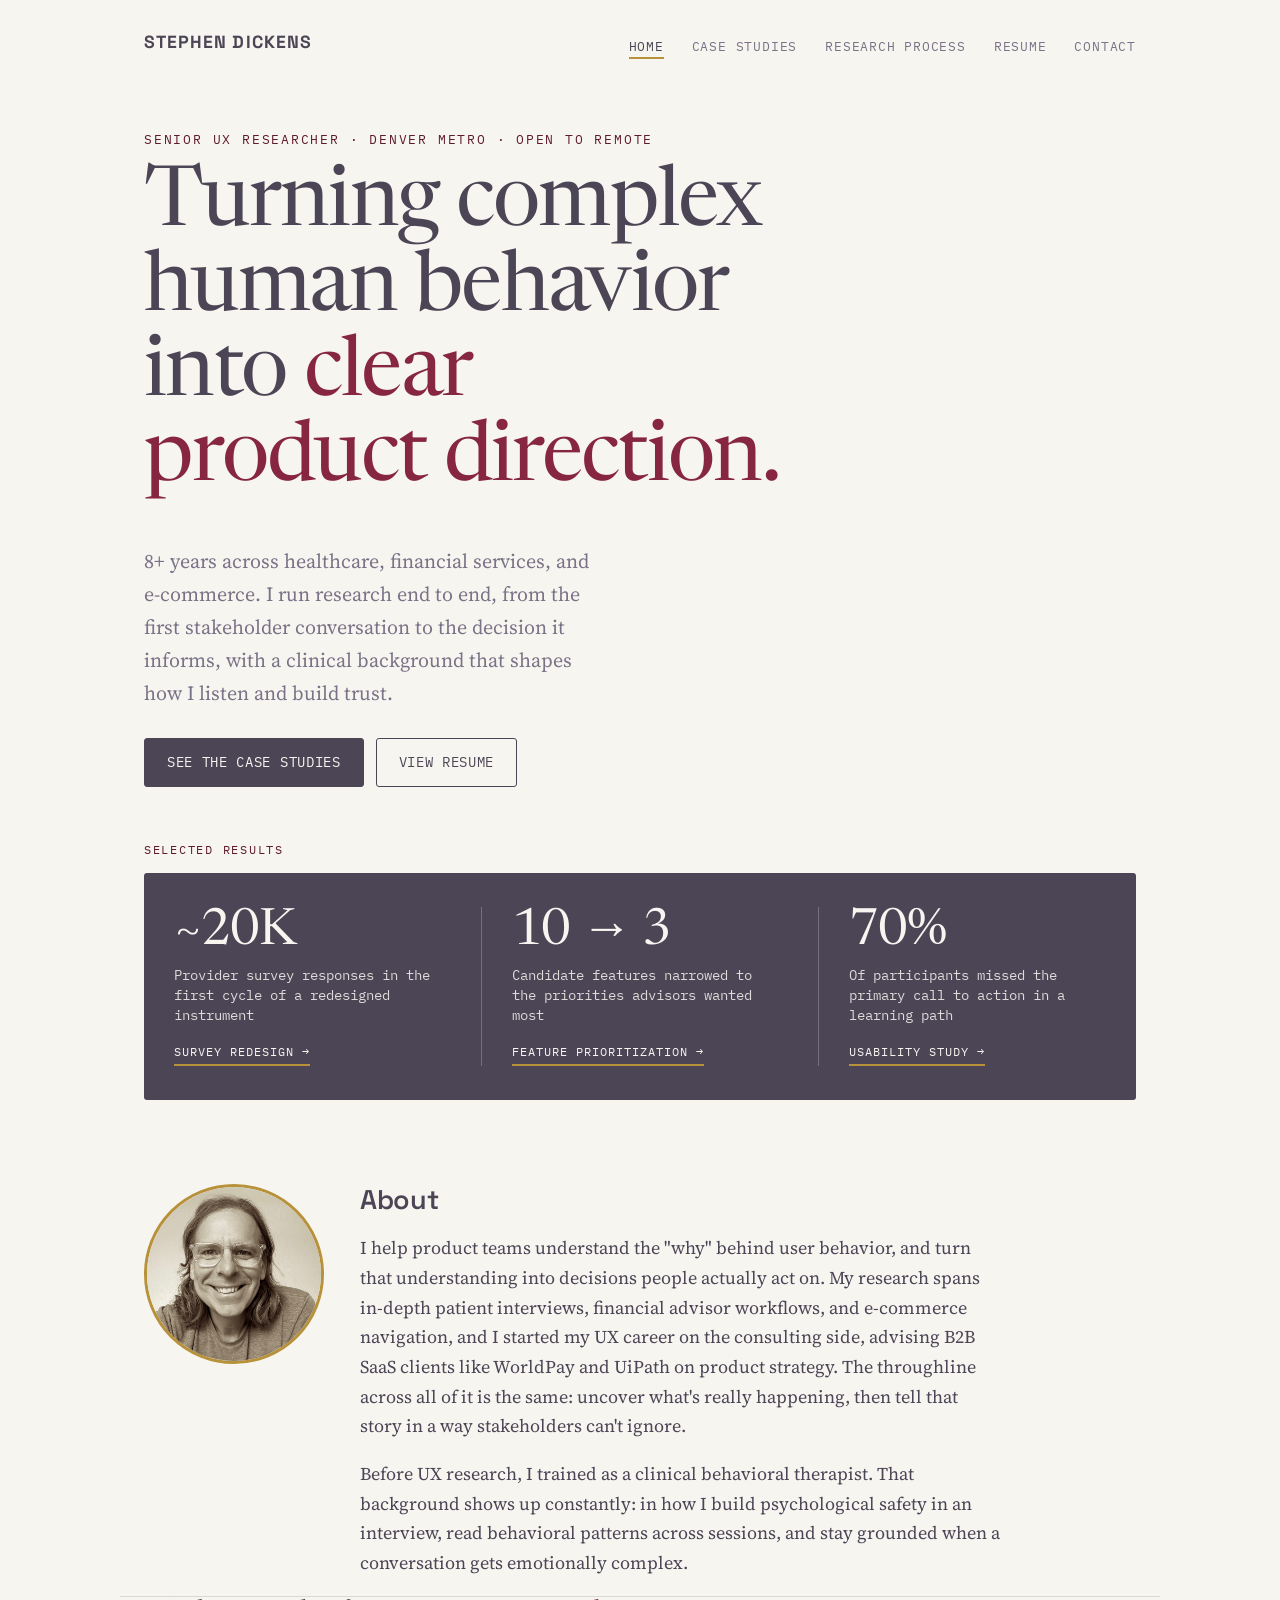
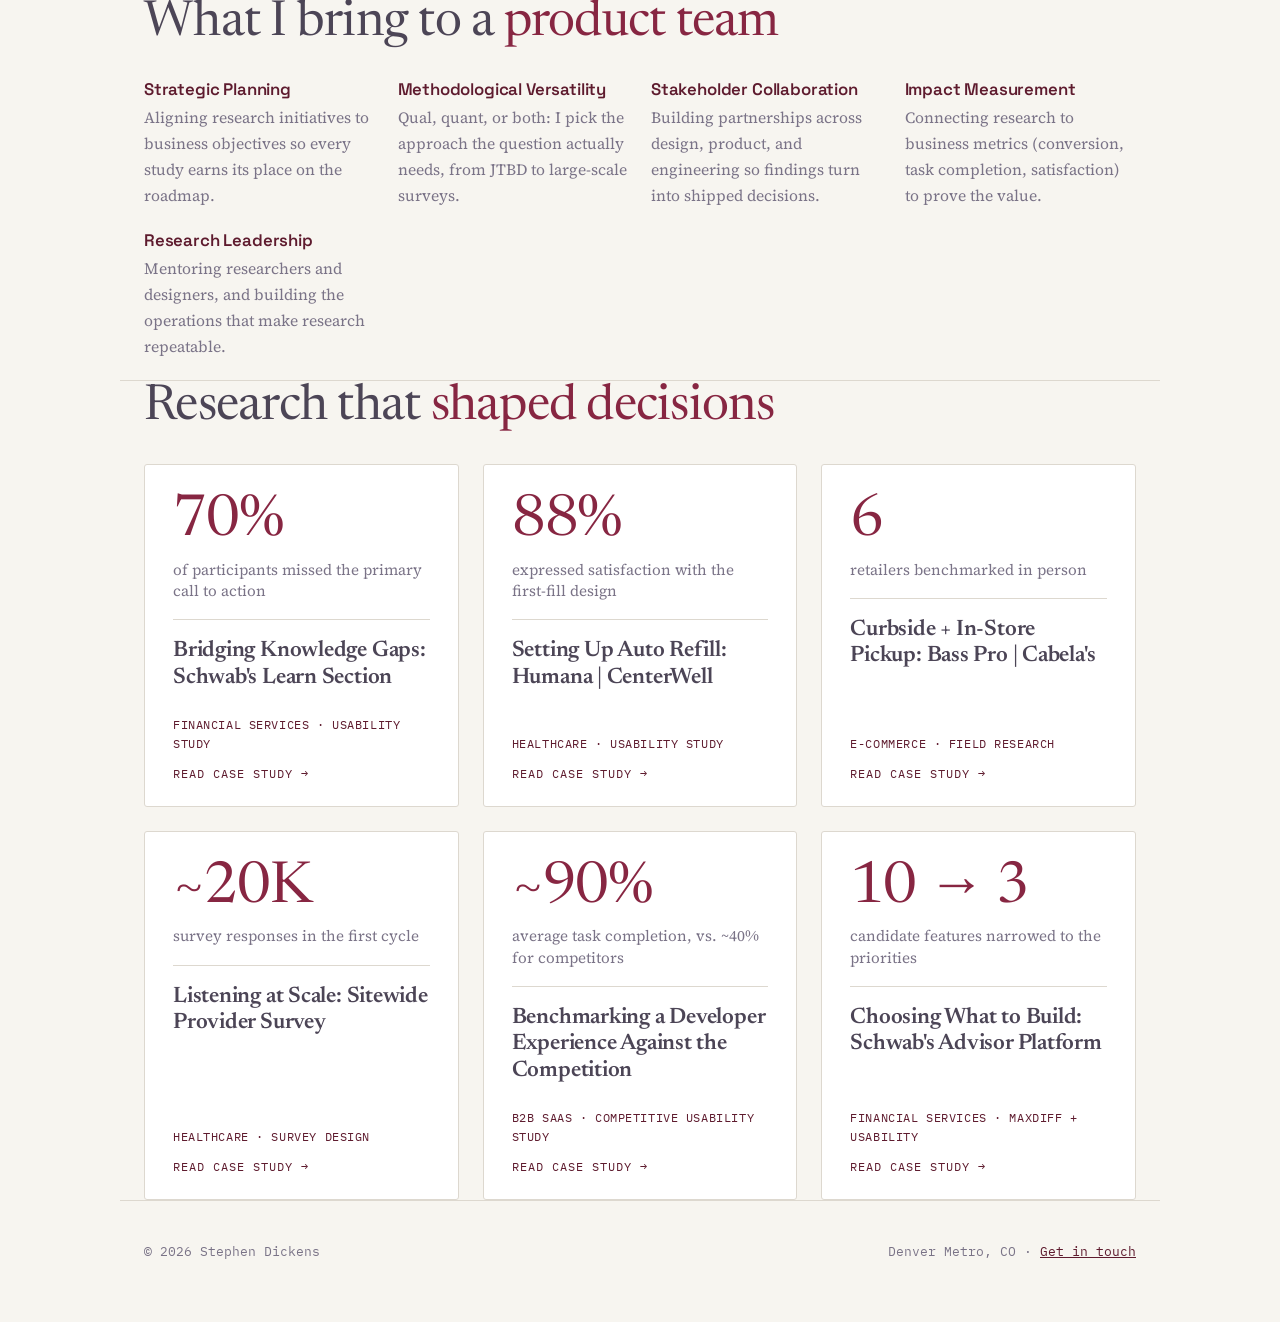
<file: index.html>
<!DOCTYPE html>
<html lang="en">
<head>
<meta charset="UTF-8">
<meta name="viewport" content="width=device-width, initial-scale=1.0">
<title>Stephen Dickens, MA | Senior UX Researcher</title>
<link rel="preconnect" href="https://fonts.googleapis.com">
<link href="https://fonts.googleapis.com/css2?family=Newsreader:opsz,wght@6..72,400;6..72,600&family=Space+Grotesk:wght@500;700&family=Source+Serif+4:ital,wght@0,400;0,600;1,400&family=IBM+Plex+Mono:wght@400;500&display=swap" rel="stylesheet">
<link rel="stylesheet" href="style.css?v=38">
</head>
<body>

<nav class="site-nav">
  <a class="brand" href="index.html">Stephen Dickens</a>
  <ul>
    <li><a href="index.html" class="active">Home</a></li>
    <li><a href="case-studies.html">Case Studies</a></li>
    <li><a href="research-process.html">Research Process</a></li>
    <li><a href="resume.html">Resume</a></li>
    <li><a href="contact.html">Contact</a></li>
  </ul>
</nav>

<header class="hero">
  <div class="eyebrow">Senior UX Researcher · Denver Metro · Open to remote</div>
  <h1>Turning complex human behavior into <em class="hl">clear product direction.</em></h1>
  <p class="hero-sub">8+ years across healthcare, financial services, and e-commerce. I run research end to end, from the first stakeholder conversation to the decision it informs, with a clinical background that shapes how I listen and build trust.</p>
  <div class="hero-cta">
    <a class="btn" href="case-studies.html">See the case studies</a>
    <a class="btn outline" href="resume.html">View resume</a>
  </div>
  <div class="proof-label">Selected results</div>
  <div class="stat-strip proof-strip">
    <div>
      <span class="stat-num">~20K</span>
      <span class="stat-label">Provider survey responses in the first cycle of a redesigned instrument</span>
      <a class="stat-link" href="case-study-cigna-survey.html">Survey redesign &rarr;</a>
    </div>
    <div>
      <span class="stat-num">10 &rarr; 3</span>
      <span class="stat-label">Candidate features narrowed to the priorities advisors wanted most</span>
      <a class="stat-link" href="case-study-schwab-advisor.html">Feature prioritization &rarr;</a>
    </div>
    <div>
      <span class="stat-num">70%</span>
      <span class="stat-label">Of participants missed the primary call to action in a learning path</span>
      <a class="stat-link" href="case-study-schwab.html">Usability study &rarr;</a>
    </div>
  </div>
</header>

<section class="wrap">
  <div class="about-flex">
    <div class="about-photo">
      <img src="profile.jpg" alt="Portrait of Stephen Dickens">
    </div>
    <div class="about-text">
      <h2>About</h2>
      <p>I help product teams understand the "why" behind user behavior, and turn that understanding into decisions people actually act on. My research spans in-depth patient interviews, financial advisor workflows, and e-commerce navigation, and I started my UX career on the consulting side, advising B2B SaaS clients like WorldPay and UiPath on product strategy. The throughline across all of it is the same: uncover what's really happening, then tell that story in a way stakeholders can't ignore.</p>
      <p>Before UX research, I trained as a clinical behavioral therapist. That background shows up constantly: in how I build psychological safety in an interview, read behavioral patterns across sessions, and stay grounded when a conversation gets emotionally complex.</p>
    </div>
  </div>
</section>

<section class="wrap divider">
  <h2>What I bring to a <em class="hl">product team</em></h2>
  <div class="strength-grid">
    <div class="item">
      <h3>Strategic Planning</h3>
      <p>Aligning research initiatives to business objectives so every study earns its place on the roadmap.</p>
    </div>
    <div class="item">
      <h3>Methodological Versatility</h3>
      <p>Qual, quant, or both: I pick the approach the question actually needs, from JTBD to large-scale surveys.</p>
    </div>
    <div class="item">
      <h3>Stakeholder Collaboration</h3>
      <p>Building partnerships across design, product, and engineering so findings turn into shipped decisions.</p>
    </div>
    <div class="item">
      <h3>Impact Measurement</h3>
      <p>Connecting research to business metrics (conversion, task completion, satisfaction) to prove the value.</p>
    </div>
    <div class="item">
      <h3>Research Leadership</h3>
      <p>Mentoring researchers and designers, and building the operations that make research repeatable.</p>
    </div>
  </div>
</section>

<section class="wrap divider">
  <h2>Research that <em class="hl">shaped decisions</em></h2>
  <div class="cs-grid">
    <a class="cs-card" href="case-study-schwab.html">
      <div class="cs-result"><span class="cs-num">70%</span><span class="cs-num-label">of participants missed the primary call to action</span></div>
      <h3>Bridging Knowledge Gaps: Schwab's Learn Section</h3>
      <div class="cs-foot"><span class="cs-eyebrow">Financial Services · Usability Study</span><span class="cs-more">Read case study &rarr;</span></div>
    </a>
    <a class="cs-card" href="case-study-humana.html">
      <div class="cs-result"><span class="cs-num">88%</span><span class="cs-num-label">expressed satisfaction with the first-fill design</span></div>
      <h3>Setting Up Auto Refill: Humana | CenterWell</h3>
      <div class="cs-foot"><span class="cs-eyebrow">Healthcare · Usability Study</span><span class="cs-more">Read case study &rarr;</span></div>
    </a>
    <a class="cs-card" href="case-study-bass-pro.html">
      <div class="cs-result"><span class="cs-num">6</span><span class="cs-num-label">retailers benchmarked in person</span></div>
      <h3>Curbside + In-Store Pickup: Bass Pro | Cabela's</h3>
      <div class="cs-foot"><span class="cs-eyebrow">E-commerce · Field Research</span><span class="cs-more">Read case study &rarr;</span></div>
    </a>
    <a class="cs-card" href="case-study-cigna-survey.html">
      <div class="cs-result"><span class="cs-num">~20K</span><span class="cs-num-label">survey responses in the first cycle</span></div>
      <h3>Listening at Scale: Sitewide Provider Survey</h3>
      <div class="cs-foot"><span class="cs-eyebrow">Healthcare · Survey Design</span><span class="cs-more">Read case study &rarr;</span></div>
    </a>
    <a class="cs-card" href="case-study-uipath.html">
      <div class="cs-result"><span class="cs-num">~90%</span><span class="cs-num-label">average task completion, vs. ~40% for competitors</span></div>
      <h3>Benchmarking a Developer Experience Against the Competition</h3>
      <div class="cs-foot"><span class="cs-eyebrow">B2B SaaS · Competitive Usability Study</span><span class="cs-more">Read case study &rarr;</span></div>
    </a>
    <a class="cs-card" href="case-study-schwab-advisor.html">
      <div class="cs-result"><span class="cs-num">10 &rarr; 3</span><span class="cs-num-label">candidate features narrowed to the priorities</span></div>
      <h3>Choosing What to Build: Schwab's Advisor Platform</h3>
      <div class="cs-foot"><span class="cs-eyebrow">Financial Services · MaxDiff + Usability</span><span class="cs-more">Read case study &rarr;</span></div>
    </a>
  </div>
</section>

<footer>
  <div>© 2026 Stephen Dickens</div>
  <div>Denver Metro, CO · <a href="contact.html">Get in touch</a></div>
</footer>

</body>
</html>
</file>
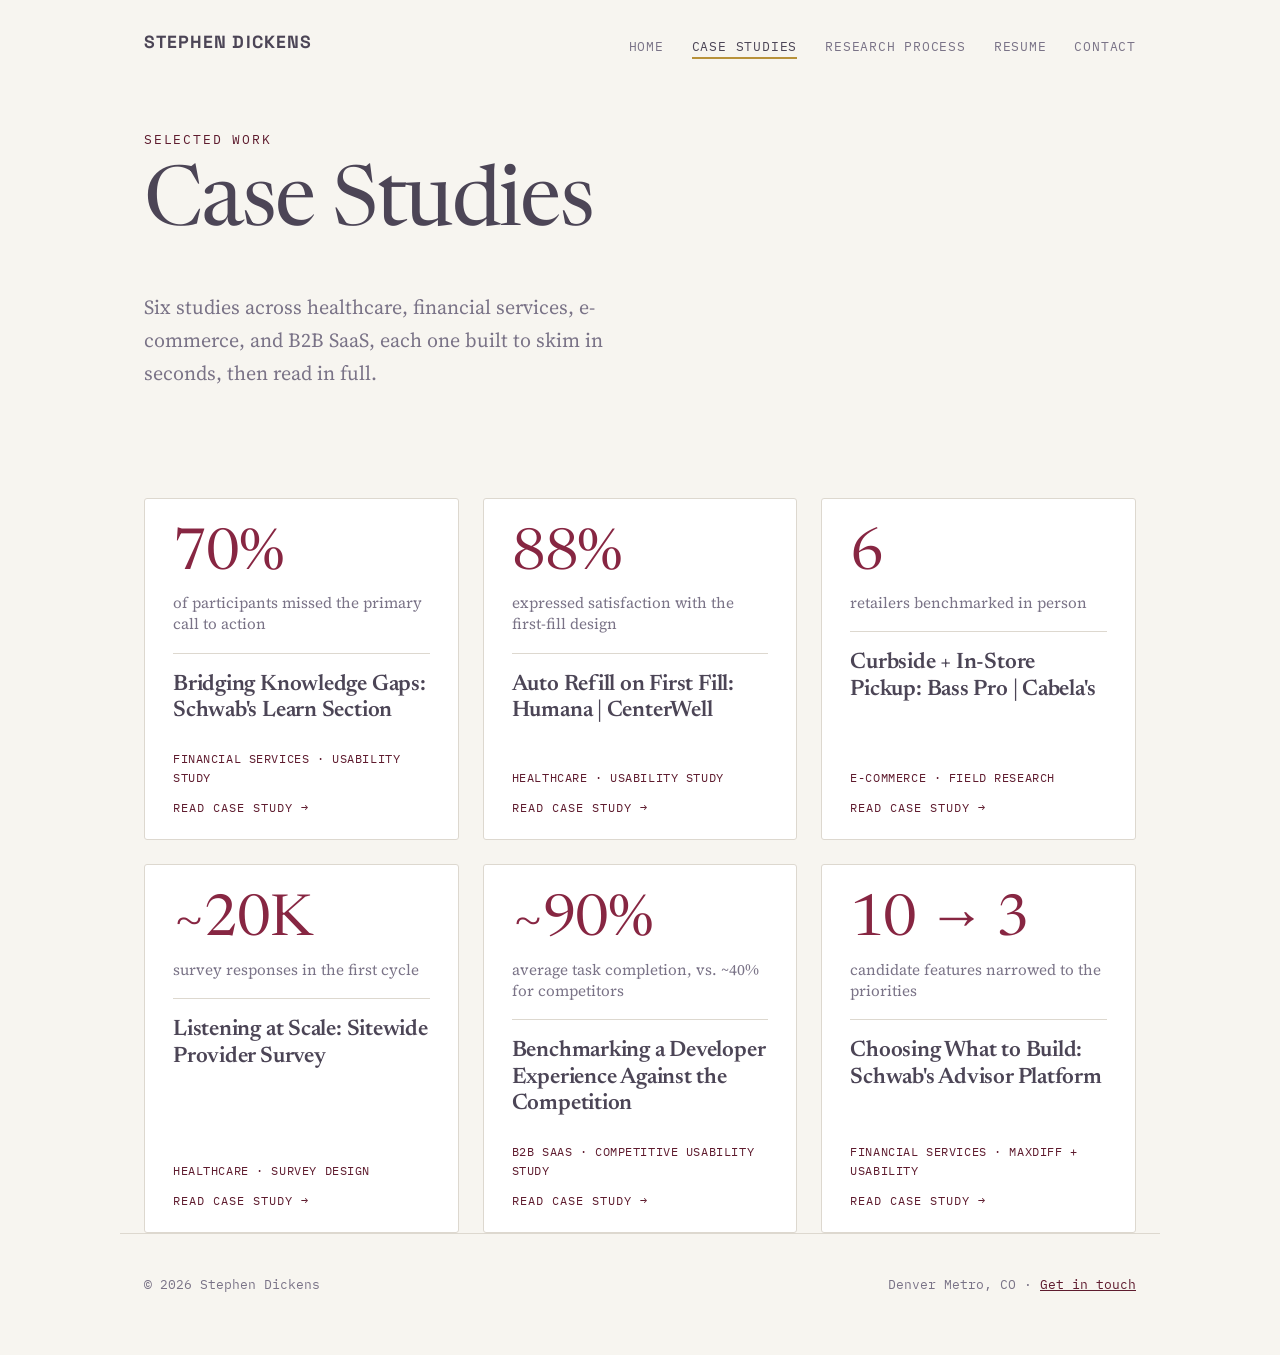
<file: case-studies.html>
<!DOCTYPE html>
<html lang="en">
<head>
<meta charset="UTF-8">
<meta name="viewport" content="width=device-width, initial-scale=1.0">
<title>Case Studies | Stephen Dickens</title>
<link rel="preconnect" href="https://fonts.googleapis.com">
<link href="https://fonts.googleapis.com/css2?family=Newsreader:opsz,wght@6..72,400;6..72,600&family=Space+Grotesk:wght@500;700&family=Source+Serif+4:ital,wght@0,400;0,600;1,400&family=IBM+Plex+Mono:wght@400;500&display=swap" rel="stylesheet">
<link rel="stylesheet" href="style.css?v=38">
</head>
<body>

<nav class="site-nav">
  <a class="brand" href="index.html">Stephen Dickens</a>
  <ul>
    <li><a href="index.html">Home</a></li>
    <li><a href="case-studies.html" class="active">Case Studies</a></li>
    <li><a href="research-process.html">Research Process</a></li>
    <li><a href="resume.html">Resume</a></li>
    <li><a href="contact.html">Contact</a></li>
  </ul>
</nav>

<header class="hero">
  <div class="eyebrow">Selected Work</div>
  <h1>Case Studies</h1>
  <p class="hero-sub">Six studies across healthcare, financial services, e-commerce, and B2B SaaS, each one built to skim in seconds, then read in full.</p>
</header>

<section class="wrap-wide">
  <div class="cs-grid">
    <a class="cs-card" href="case-study-schwab.html">
      <div class="cs-result"><span class="cs-num">70%</span><span class="cs-num-label">of participants missed the primary call to action</span></div>
      <h3>Bridging Knowledge Gaps: Schwab's Learn Section</h3>
      <div class="cs-foot"><span class="cs-eyebrow">Financial Services · Usability Study</span><span class="cs-more">Read case study &rarr;</span></div>
    </a>
    <a class="cs-card" href="case-study-humana.html">
      <div class="cs-result"><span class="cs-num">88%</span><span class="cs-num-label">expressed satisfaction with the first-fill design</span></div>
      <h3>Auto Refill on First Fill: Humana | CenterWell</h3>
      <div class="cs-foot"><span class="cs-eyebrow">Healthcare · Usability Study</span><span class="cs-more">Read case study &rarr;</span></div>
    </a>
    <a class="cs-card" href="case-study-bass-pro.html">
      <div class="cs-result"><span class="cs-num">6</span><span class="cs-num-label">retailers benchmarked in person</span></div>
      <h3>Curbside + In-Store Pickup: Bass Pro | Cabela's</h3>
      <div class="cs-foot"><span class="cs-eyebrow">E-commerce · Field Research</span><span class="cs-more">Read case study &rarr;</span></div>
    </a>
    <a class="cs-card" href="case-study-cigna-survey.html">
      <div class="cs-result"><span class="cs-num">~20K</span><span class="cs-num-label">survey responses in the first cycle</span></div>
      <h3>Listening at Scale: Sitewide Provider Survey</h3>
      <div class="cs-foot"><span class="cs-eyebrow">Healthcare · Survey Design</span><span class="cs-more">Read case study &rarr;</span></div>
    </a>
    <a class="cs-card" href="case-study-uipath.html">
      <div class="cs-result"><span class="cs-num">~90%</span><span class="cs-num-label">average task completion, vs. ~40% for competitors</span></div>
      <h3>Benchmarking a Developer Experience Against the Competition</h3>
      <div class="cs-foot"><span class="cs-eyebrow">B2B SaaS · Competitive Usability Study</span><span class="cs-more">Read case study &rarr;</span></div>
    </a>
    <a class="cs-card" href="case-study-schwab-advisor.html">
      <div class="cs-result"><span class="cs-num">10 &rarr; 3</span><span class="cs-num-label">candidate features narrowed to the priorities</span></div>
      <h3>Choosing What to Build: Schwab's Advisor Platform</h3>
      <div class="cs-foot"><span class="cs-eyebrow">Financial Services · MaxDiff + Usability</span><span class="cs-more">Read case study &rarr;</span></div>
    </a>
  </div>
</section>

<footer>
  <div>© 2026 Stephen Dickens</div>
  <div>Denver Metro, CO · <a href="contact.html">Get in touch</a></div>
</footer>

</body>
</html>
</file>
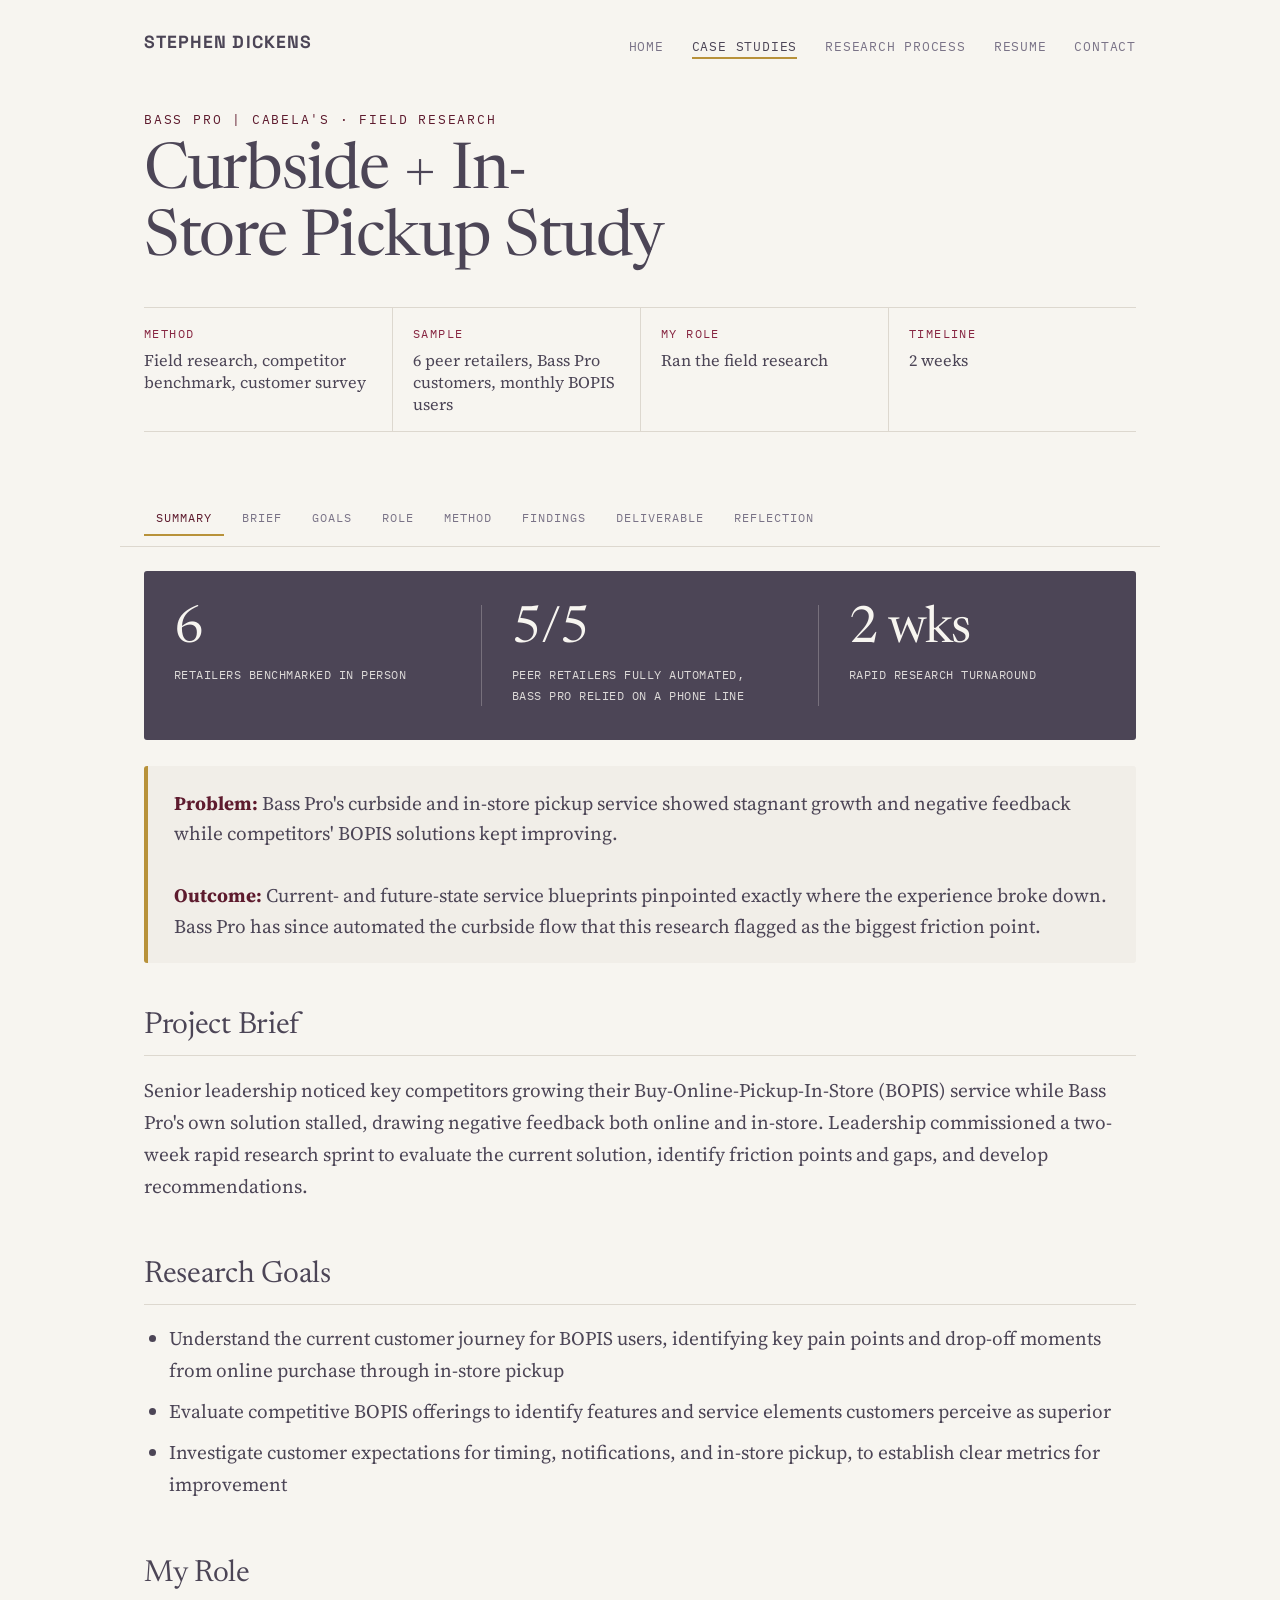
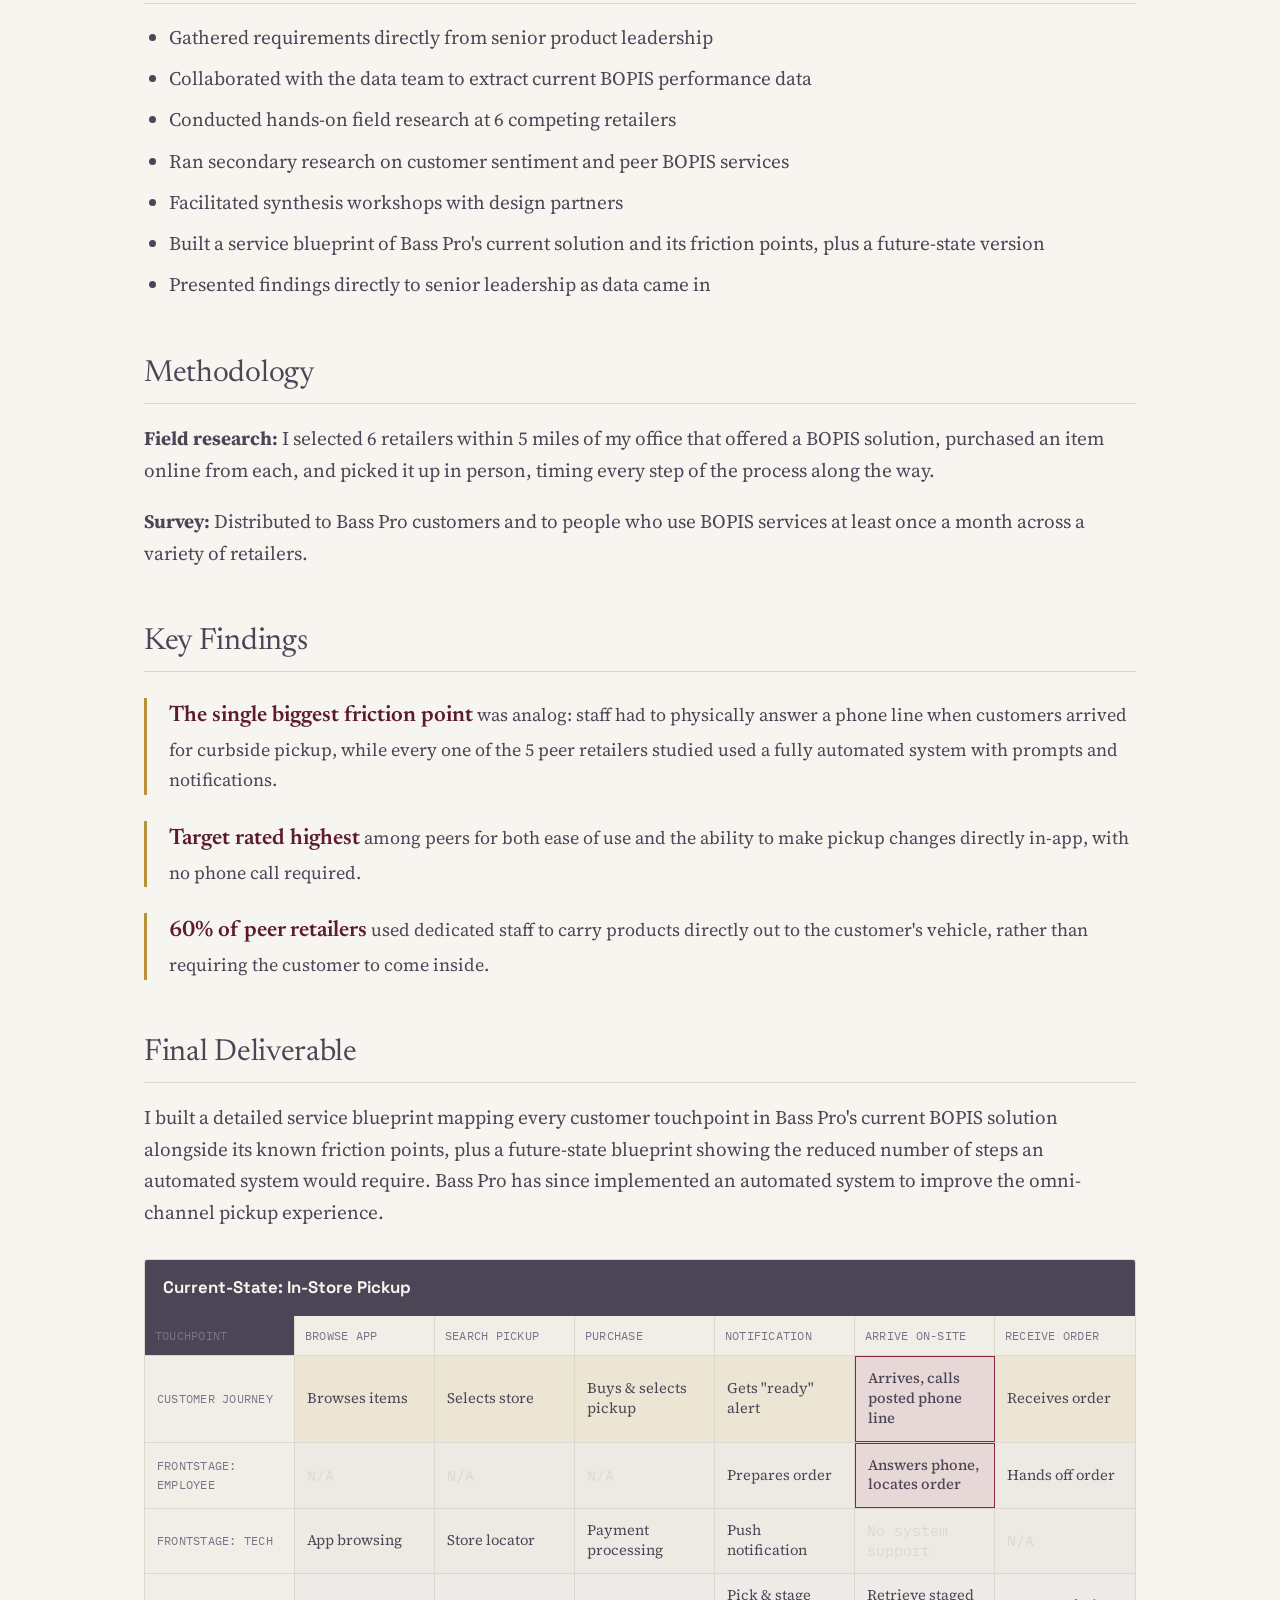
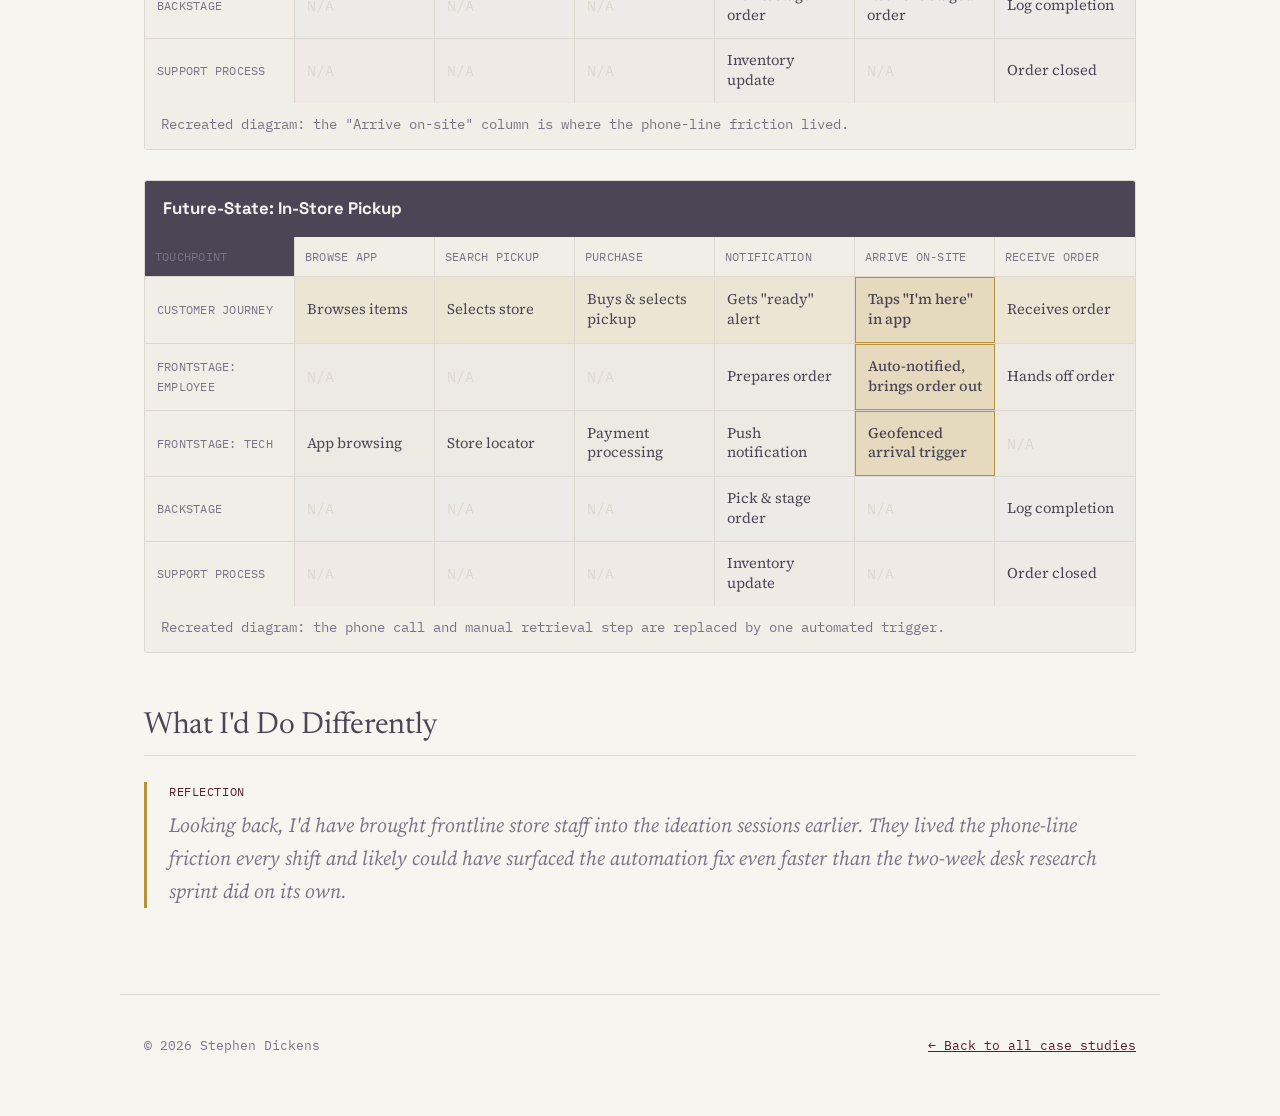
<file: case-study-bass-pro.html>
<!DOCTYPE html>
<html lang="en">
<head>
<meta charset="UTF-8">
<meta name="viewport" content="width=device-width, initial-scale=1.0">
<title>Curbside + In-Store Pickup Study: Bass Pro | Cabela's | Stephen Dickens</title>
<link rel="preconnect" href="https://fonts.googleapis.com">
<link href="https://fonts.googleapis.com/css2?family=Newsreader:opsz,wght@6..72,400;6..72,600&family=Space+Grotesk:wght@500;700&family=Source+Serif+4:ital,wght@0,400;0,600;1,400&family=IBM+Plex+Mono:wght@400;500&display=swap" rel="stylesheet">
<link rel="stylesheet" href="style.css?v=38">
</head>
<body>

<nav class="site-nav">
  <a class="brand" href="index.html">Stephen Dickens</a>
  <ul>
    <li><a href="index.html">Home</a></li>
    <li><a href="case-studies.html" class="active">Case Studies</a></li>
    <li><a href="research-process.html">Research Process</a></li>
    <li><a href="resume.html">Resume</a></li>
    <li><a href="contact.html">Contact</a></li>
  </ul>
</nav>

<div class="cs-header">
  <div class="company mono">Bass Pro | Cabela's · Field Research</div>
  <h1>Curbside + In-Store Pickup Study</h1>
  <dl class="study-facts">
    <div><dt>Method</dt><dd>Field research, competitor benchmark, customer survey</dd></div>
    <div><dt>Sample</dt><dd>6 peer retailers, Bass Pro customers, monthly BOPIS users</dd></div>
    <div><dt>My role</dt><dd>Ran the field research</dd></div>
    <div><dt>Timeline</dt><dd>2 weeks</dd></div>
  </dl>
</div>

<nav class="cs-nav" aria-label="On this page">
  <a href="#summary">Summary</a><a href="#sec-0">Brief</a><a href="#sec-1">Goals</a><a href="#sec-2">Role</a><a href="#sec-3">Method</a><a href="#sec-4">Findings</a><a href="#sec-5">Deliverable</a><a href="#sec-6">Reflection</a>
</nav>

<div class="skim-box" id="summary">
  <div class="stat-strip">
    <div>
      <span class="stat-num">6</span>
      <span class="stat-label">Retailers benchmarked in person</span>
    </div>
    <div>
      <span class="stat-num">5/5</span>
      <span class="stat-label">Peer retailers fully automated, Bass Pro relied on a phone line</span>
    </div>
    <div>
      <span class="stat-num">2 wks</span>
      <span class="stat-label">Rapid research turnaround</span>
    </div>
  </div>

  <div class="problem-outcome">
    <strong>Problem:</strong> Bass Pro's curbside and in-store pickup service showed stagnant growth and negative feedback while competitors' BOPIS solutions kept improving.<br><br>
    <strong>Outcome:</strong> Current- and future-state service blueprints pinpointed exactly where the experience broke down. Bass Pro has since automated the curbside flow that this research flagged as the biggest friction point.
  </div>
</div>

<div class="detail-body open-study">

    <h3 id="sec-0">Project Brief</h3>
    <p>Senior leadership noticed key competitors growing their Buy-Online-Pickup-In-Store (BOPIS) service while Bass Pro's own solution stalled, drawing negative feedback both online and in-store. Leadership commissioned a two-week rapid research sprint to evaluate the current solution, identify friction points and gaps, and develop recommendations.</p>

    <h3 id="sec-1">Research Goals</h3>
    <ul>
      <li>Understand the current customer journey for BOPIS users, identifying key pain points and drop-off moments from online purchase through in-store pickup</li>
      <li>Evaluate competitive BOPIS offerings to identify features and service elements customers perceive as superior</li>
      <li>Investigate customer expectations for timing, notifications, and in-store pickup, to establish clear metrics for improvement</li>
    </ul>

    <h3 id="sec-2">My Role</h3>
    <ul>
      <li>Gathered requirements directly from senior product leadership</li>
      <li>Collaborated with the data team to extract current BOPIS performance data</li>
      <li>Conducted hands-on field research at 6 competing retailers</li>
      <li>Ran secondary research on customer sentiment and peer BOPIS services</li>
      <li>Facilitated synthesis workshops with design partners</li>
      <li>Built a service blueprint of Bass Pro's current solution and its friction points, plus a future-state version</li>
      <li>Presented findings directly to senior leadership as data came in</li>
    </ul>

    <h3 id="sec-3">Methodology</h3>
    <p><strong>Field research:</strong> I selected 6 retailers within 5 miles of my office that offered a BOPIS solution, purchased an item online from each, and picked it up in person, timing every step of the process along the way.</p>
    <p><strong>Survey:</strong> Distributed to Bass Pro customers and to people who use BOPIS services at least once a month across a variety of retailers.</p>

    <h3 id="sec-4">Key Findings</h3>

    <div class="finding">
      <span class="finding-stat">The single biggest friction point</span> was analog: staff had to physically answer a phone line when customers arrived for curbside pickup, while every one of the 5 peer retailers studied used a fully automated system with prompts and notifications.
    </div>

    <div class="finding">
      <span class="finding-stat">Target rated highest</span> among peers for both ease of use and the ability to make pickup changes directly in-app, with no phone call required.
    </div>

    <div class="finding">
      <span class="finding-stat">60% of peer retailers</span> used dedicated staff to carry products directly out to the customer's vehicle, rather than requiring the customer to come inside.
    </div>

    <h3 id="sec-5">Final Deliverable</h3>
    <p>I built a detailed service blueprint mapping every customer touchpoint in Bass Pro's current BOPIS solution alongside its known friction points, plus a future-state blueprint showing the reduced number of steps an automated system would require. Bass Pro has since implemented an automated system to improve the omni-channel pickup experience.</p>

    <div class="blueprint">
      <div class="blueprint-title">Current-State: In-Store Pickup</div>
      <div class="bp-header-row">
        <div class="bp-header-cell">Touchpoint</div>
        <div class="bp-header-cell">Browse app</div>
        <div class="bp-header-cell">Search pickup</div>
        <div class="bp-header-cell">Purchase</div>
        <div class="bp-header-cell">Notification</div>
        <div class="bp-header-cell">Arrive on-site</div>
        <div class="bp-header-cell">Receive order</div>
      </div>
      <div class="bp-row customer">
        <div class="bp-label">Customer journey</div>
        <div class="bp-cell">Browses items</div>
        <div class="bp-cell">Selects store</div>
        <div class="bp-cell">Buys &amp; selects pickup</div>
        <div class="bp-cell">Gets "ready" alert</div>
        <div class="bp-cell friction">Arrives, calls posted phone line</div>
        <div class="bp-cell">Receives order</div>
      </div>
      <div class="bp-row frontstage-emp">
        <div class="bp-label">Frontstage: Employee</div>
        <div class="bp-cell empty">N/A</div>
        <div class="bp-cell empty">N/A</div>
        <div class="bp-cell empty">N/A</div>
        <div class="bp-cell">Prepares order</div>
        <div class="bp-cell friction">Answers phone, locates order</div>
        <div class="bp-cell">Hands off order</div>
      </div>
      <div class="bp-row frontstage-tech">
        <div class="bp-label">Frontstage: Tech</div>
        <div class="bp-cell">App browsing</div>
        <div class="bp-cell">Store locator</div>
        <div class="bp-cell">Payment processing</div>
        <div class="bp-cell">Push notification</div>
        <div class="bp-cell empty">No system support</div>
        <div class="bp-cell empty">N/A</div>
      </div>
      <div class="bp-row backstage">
        <div class="bp-label">Backstage</div>
        <div class="bp-cell empty">N/A</div>
        <div class="bp-cell empty">N/A</div>
        <div class="bp-cell empty">N/A</div>
        <div class="bp-cell">Pick &amp; stage order</div>
        <div class="bp-cell">Retrieve staged order</div>
        <div class="bp-cell">Log completion</div>
      </div>
      <div class="bp-row support">
        <div class="bp-label">Support process</div>
        <div class="bp-cell empty">N/A</div>
        <div class="bp-cell empty">N/A</div>
        <div class="bp-cell empty">N/A</div>
        <div class="bp-cell">Inventory update</div>
        <div class="bp-cell empty">N/A</div>
        <div class="bp-cell">Order closed</div>
      </div>
      <div class="blueprint-caption">Recreated diagram: the "Arrive on-site" column is where the phone-line friction lived.</div>
    </div>

    <div class="blueprint">
      <div class="blueprint-title">Future-State: In-Store Pickup</div>
      <div class="bp-header-row">
        <div class="bp-header-cell">Touchpoint</div>
        <div class="bp-header-cell">Browse app</div>
        <div class="bp-header-cell">Search pickup</div>
        <div class="bp-header-cell">Purchase</div>
        <div class="bp-header-cell">Notification</div>
        <div class="bp-header-cell">Arrive on-site</div>
        <div class="bp-header-cell">Receive order</div>
      </div>
      <div class="bp-row customer">
        <div class="bp-label">Customer journey</div>
        <div class="bp-cell">Browses items</div>
        <div class="bp-cell">Selects store</div>
        <div class="bp-cell">Buys &amp; selects pickup</div>
        <div class="bp-cell">Gets "ready" alert</div>
        <div class="bp-cell improved">Taps "I'm here" in app</div>
        <div class="bp-cell">Receives order</div>
      </div>
      <div class="bp-row frontstage-emp">
        <div class="bp-label">Frontstage: Employee</div>
        <div class="bp-cell empty">N/A</div>
        <div class="bp-cell empty">N/A</div>
        <div class="bp-cell empty">N/A</div>
        <div class="bp-cell">Prepares order</div>
        <div class="bp-cell improved">Auto-notified, brings order out</div>
        <div class="bp-cell">Hands off order</div>
      </div>
      <div class="bp-row frontstage-tech">
        <div class="bp-label">Frontstage: Tech</div>
        <div class="bp-cell">App browsing</div>
        <div class="bp-cell">Store locator</div>
        <div class="bp-cell">Payment processing</div>
        <div class="bp-cell">Push notification</div>
        <div class="bp-cell improved">Geofenced arrival trigger</div>
        <div class="bp-cell empty">N/A</div>
      </div>
      <div class="bp-row backstage">
        <div class="bp-label">Backstage</div>
        <div class="bp-cell empty">N/A</div>
        <div class="bp-cell empty">N/A</div>
        <div class="bp-cell empty">N/A</div>
        <div class="bp-cell">Pick &amp; stage order</div>
        <div class="bp-cell empty">N/A</div>
        <div class="bp-cell">Log completion</div>
      </div>
      <div class="bp-row support">
        <div class="bp-label">Support process</div>
        <div class="bp-cell empty">N/A</div>
        <div class="bp-cell empty">N/A</div>
        <div class="bp-cell empty">N/A</div>
        <div class="bp-cell">Inventory update</div>
        <div class="bp-cell empty">N/A</div>
        <div class="bp-cell">Order closed</div>
      </div>
      <div class="blueprint-caption">Recreated diagram: the phone call and manual retrieval step are replaced by one automated trigger.</div>
    </div>

    <h3 id="sec-6">What I'd Do Differently</h3>
    <div class="reflection">
      <span class="reflection-label">Reflection</span>
      <p>Looking back, I'd have brought frontline store staff into the ideation sessions earlier. They lived the phone-line friction every shift and likely could have surfaced the automation fix even faster than the two-week desk research sprint did on its own.</p>
    </div>
  </div>

<footer>
  <div>© 2026 Stephen Dickens</div>
  <div><a href="case-studies.html">← Back to all case studies</a></div>
</footer>

<script>
(function () {
  var links = Array.prototype.slice.call(document.querySelectorAll('.cs-nav a'));
  var items = links.map(function (a) { return { a: a, el: document.getElementById(a.getAttribute('href').slice(1)) }; }).filter(function (x) { return x.el; });
  function setOn(a) { links.forEach(function (l) { l.classList.toggle('on', l === a); }); if (a && a.scrollIntoView) { var n = a.parentNode; n.scrollLeft = a.offsetLeft - n.clientWidth / 2 + a.clientWidth / 2; } }
  var lock = null;
  function update() {
    if (lock) return;
    var line = 120, cur = items[0];
    items.forEach(function (x) { if (x.el.getBoundingClientRect().top <= line) cur = x; });
    if (window.innerHeight + window.scrollY >= document.documentElement.scrollHeight - 4) cur = items[items.length - 1];
    setOn(cur.a);
  }
  links.forEach(function (a) {
    a.addEventListener('click', function () {
      setOn(a); clearTimeout(lock); lock = setTimeout(function () { lock = null; update(); }, 900);
    });
  });
  window.addEventListener('scroll', update, { passive: true });
  window.addEventListener('resize', update);
  update();
})();
</script>
</body>
</html>
</file>
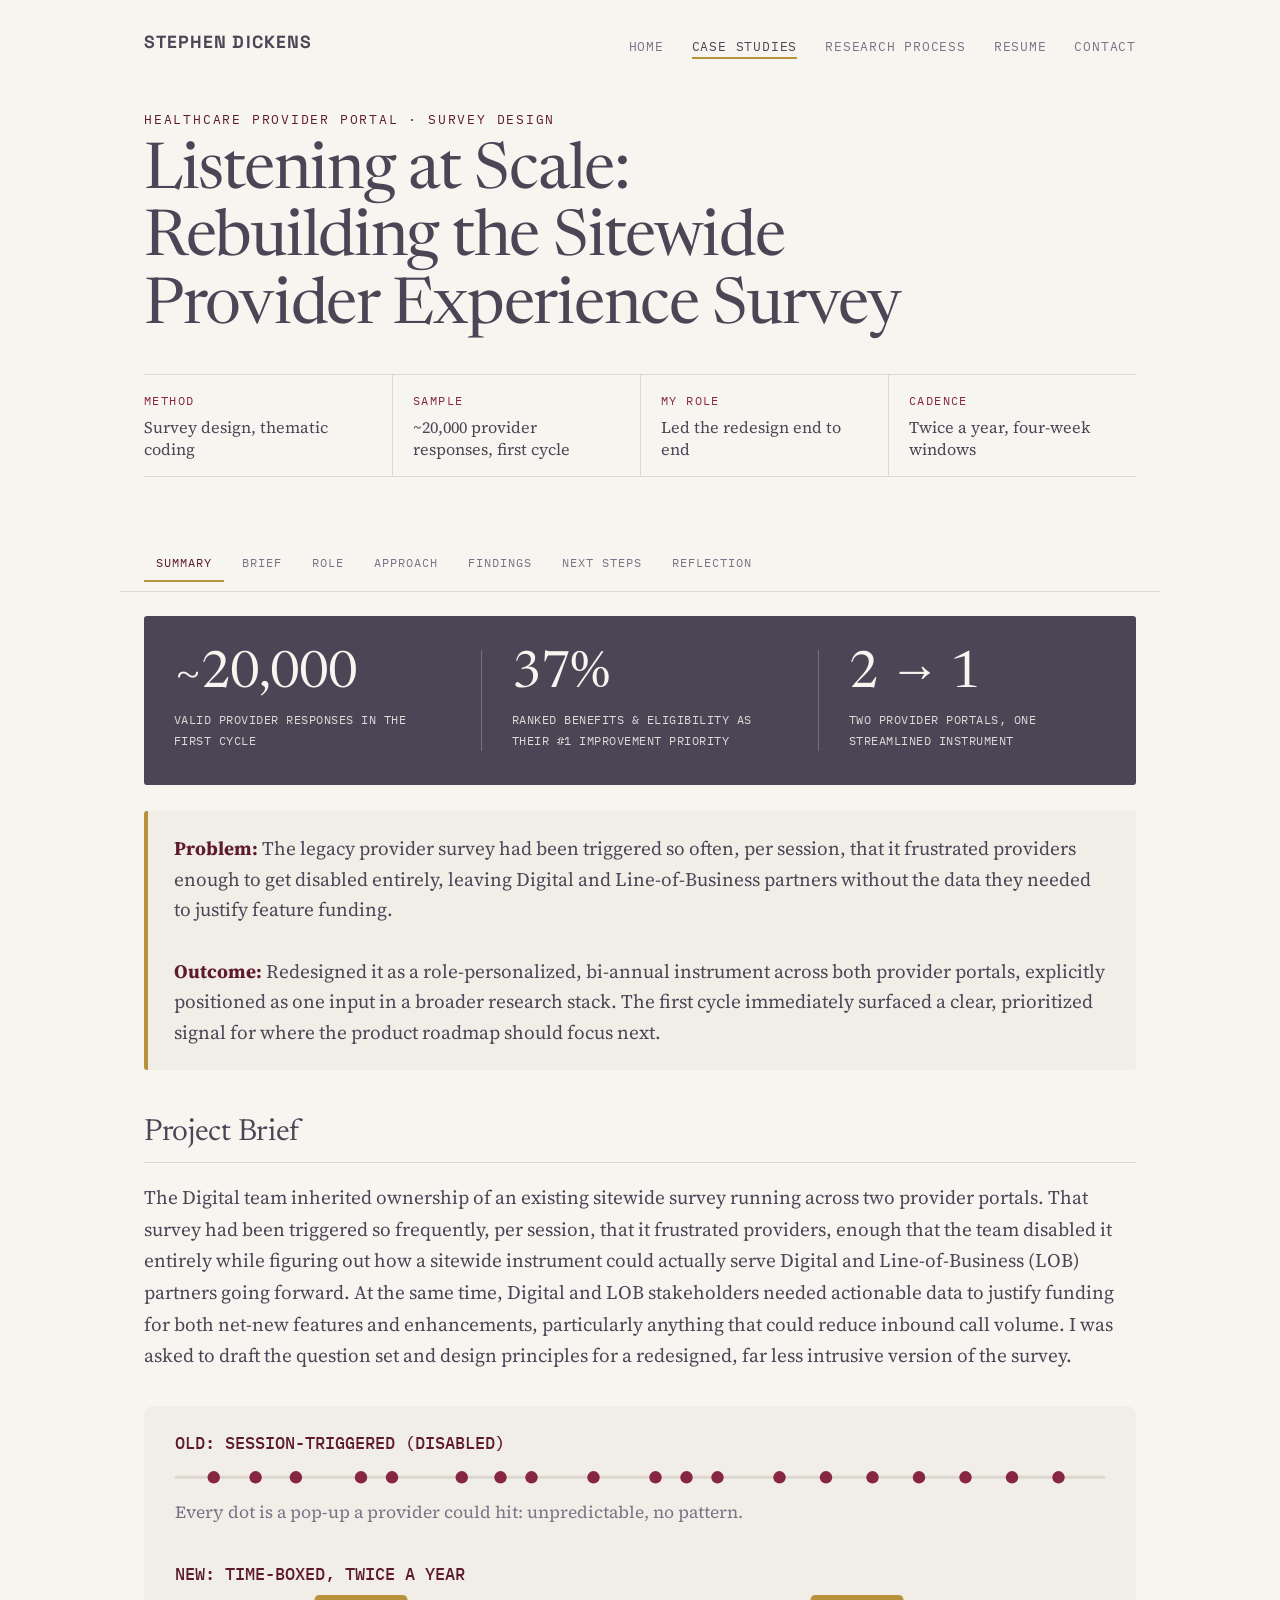
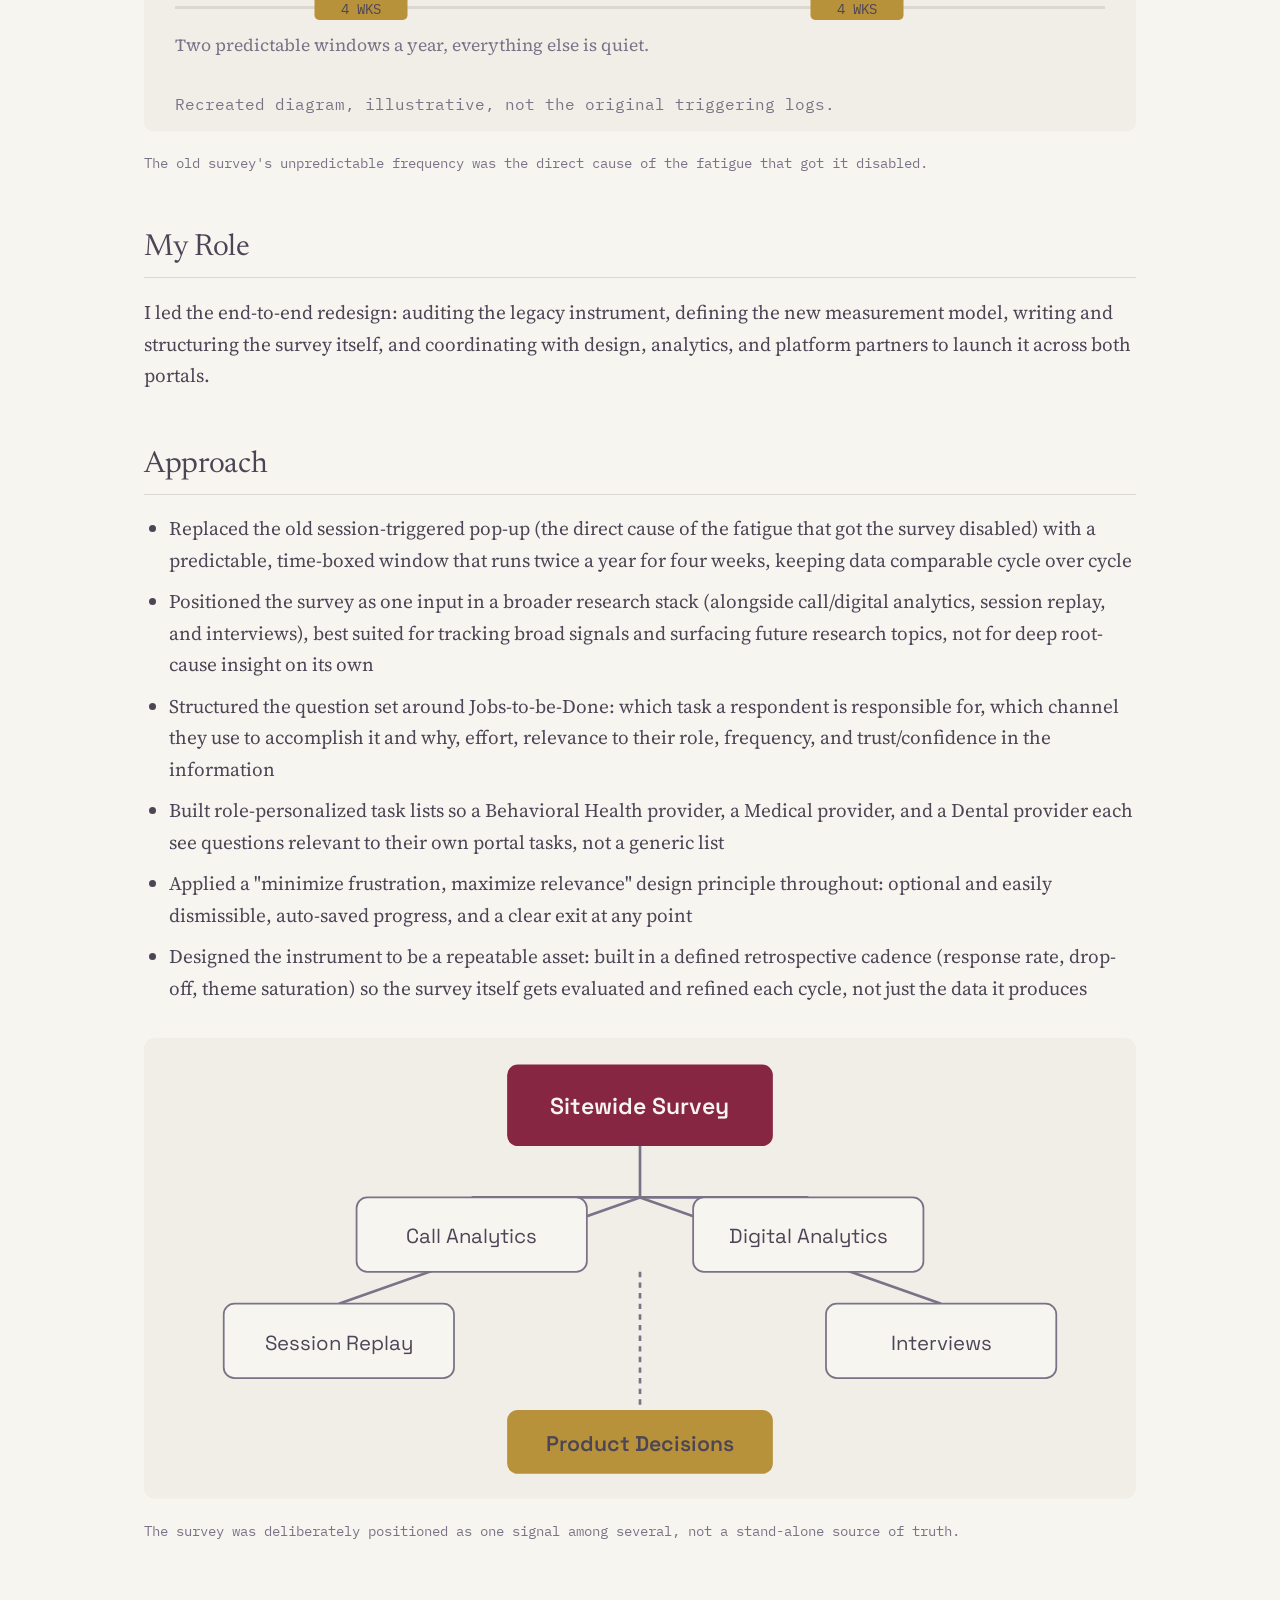
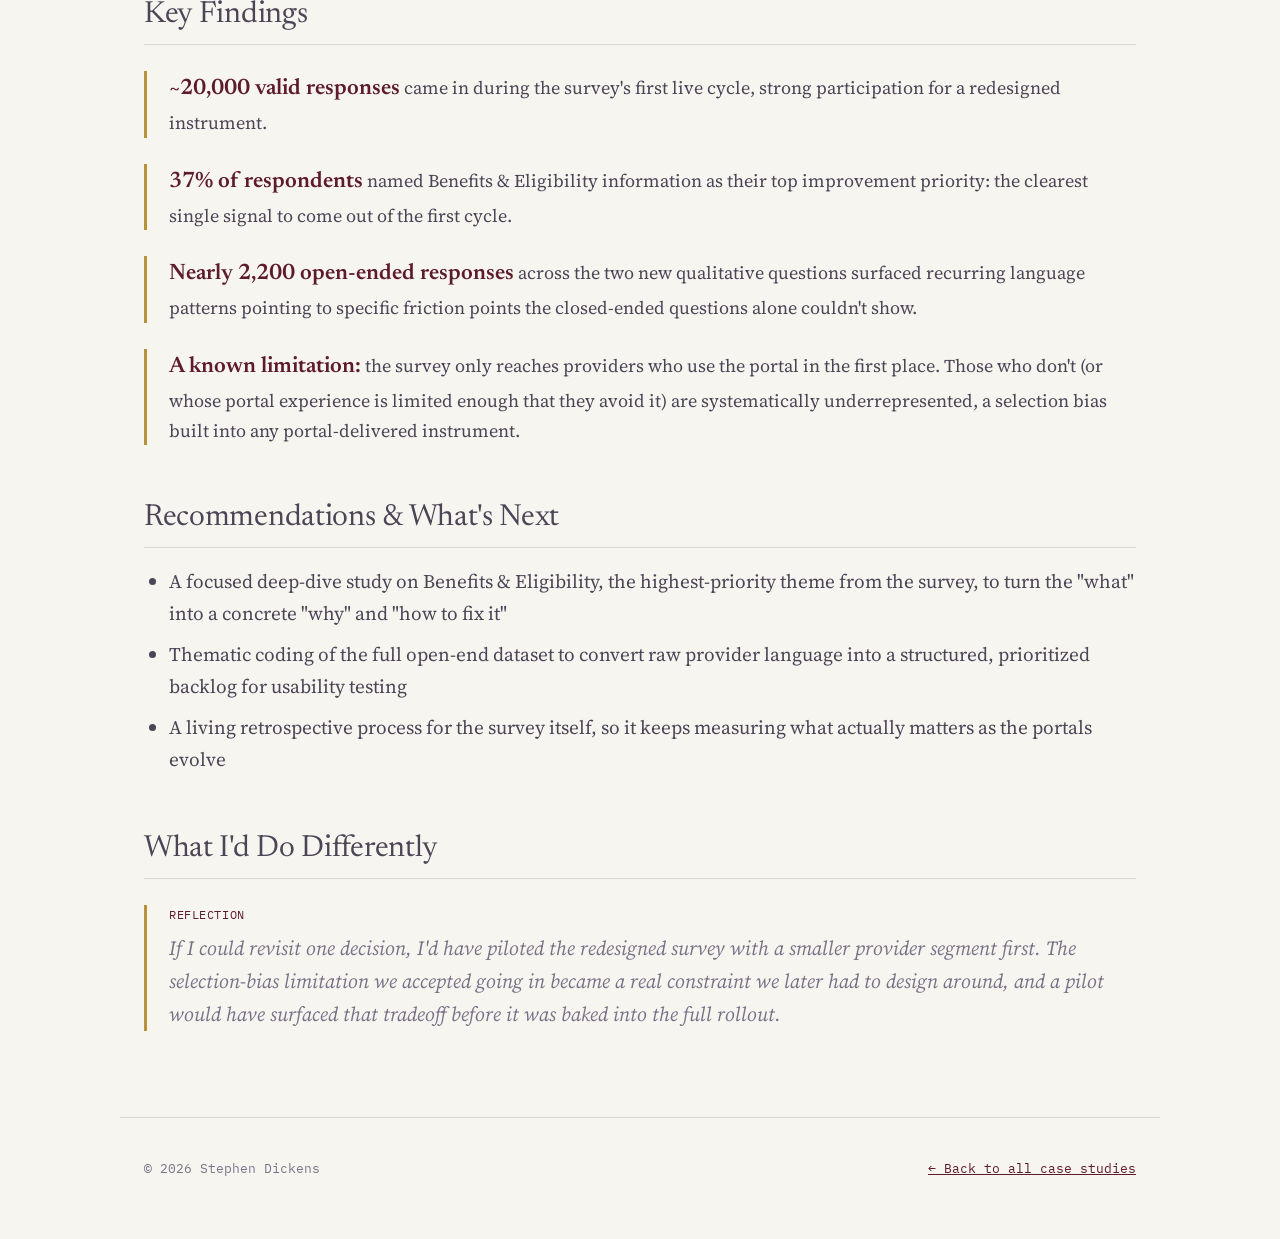
<file: case-study-cigna-survey.html>
<!DOCTYPE html>
<html lang="en">
<head>
<meta charset="UTF-8">
<meta name="viewport" content="width=device-width, initial-scale=1.0">
<title>Listening at Scale: Sitewide Provider Survey | Stephen Dickens</title>
<link rel="preconnect" href="https://fonts.googleapis.com">
<link href="https://fonts.googleapis.com/css2?family=Newsreader:opsz,wght@6..72,400;6..72,600&family=Space+Grotesk:wght@500;700&family=Source+Serif+4:ital,wght@0,400;0,600;1,400&family=IBM+Plex+Mono:wght@400;500&display=swap" rel="stylesheet">
<link rel="stylesheet" href="style.css?v=38">
</head>
<body>

<nav class="site-nav">
  <a class="brand" href="index.html">Stephen Dickens</a>
  <ul>
    <li><a href="index.html">Home</a></li>
    <li><a href="case-studies.html" class="active">Case Studies</a></li>
    <li><a href="research-process.html">Research Process</a></li>
    <li><a href="resume.html">Resume</a></li>
    <li><a href="contact.html">Contact</a></li>
  </ul>
</nav>

<div class="cs-header">
  <div class="company mono">Healthcare Provider Portal · Survey Design</div>
  <h1>Listening at Scale: Rebuilding the Sitewide Provider Experience Survey</h1>
  <dl class="study-facts">
    <div><dt>Method</dt><dd>Survey design, thematic coding</dd></div>
    <div><dt>Sample</dt><dd>~20,000 provider responses, first cycle</dd></div>
    <div><dt>My role</dt><dd>Led the redesign end to end</dd></div>
    <div><dt>Cadence</dt><dd>Twice a year, four-week windows</dd></div>
  </dl>
</div>

<nav class="cs-nav" aria-label="On this page">
  <a href="#summary">Summary</a><a href="#sec-0">Brief</a><a href="#sec-1">Role</a><a href="#sec-2">Approach</a><a href="#sec-3">Findings</a><a href="#sec-4">Next steps</a><a href="#sec-5">Reflection</a>
</nav>

<div class="skim-box" id="summary">
  <div class="stat-strip">
    <div>
      <span class="stat-num">~20,000</span>
      <span class="stat-label">Valid provider responses in the first cycle</span>
    </div>
    <div>
      <span class="stat-num">37%</span>
      <span class="stat-label">Ranked Benefits &amp; Eligibility as their #1 improvement priority</span>
    </div>
    <div>
      <span class="stat-num">2 → 1</span>
      <span class="stat-label">Two provider portals, one streamlined instrument</span>
    </div>
  </div>

  <div class="problem-outcome">
    <strong>Problem:</strong> The legacy provider survey had been triggered so often, per session, that it frustrated providers enough to get disabled entirely, leaving Digital and Line-of-Business partners without the data they needed to justify feature funding.<br><br>
    <strong>Outcome:</strong> Redesigned it as a role-personalized, bi-annual instrument across both provider portals, explicitly positioned as one input in a broader research stack. The first cycle immediately surfaced a clear, prioritized signal for where the product roadmap should focus next.
  </div>
</div>

<div class="detail-body open-study">

    <h3 id="sec-0">Project Brief</h3>
    <p>The Digital team inherited ownership of an existing sitewide survey running across two provider portals. That survey had been triggered so frequently, per session, that it frustrated providers, enough that the team disabled it entirely while figuring out how a sitewide instrument could actually serve Digital and Line-of-Business (LOB) partners going forward. At the same time, Digital and LOB stakeholders needed actionable data to justify funding for both net-new features and enhancements, particularly anything that could reduce inbound call volume. I was asked to draft the question set and design principles for a redesigned, far less intrusive version of the survey.</p>

    <figure class="cs-visual">
      <svg viewBox="0 0 640 210" xmlns="http://www.w3.org/2000/svg" role="img" aria-labelledby="triggerTitle triggerDesc">
        <title id="triggerTitle">Survey trigger frequency, before and after</title>
        <desc id="triggerDesc">Recreated diagram showing the old survey firing unpredictably many times per session across the year, versus the redesigned survey firing only twice a year in two clean four-week windows.</desc>
        <rect x="0" y="0" width="640" height="210" rx="6" fill="#F1EEE8"/>

        <text x="20" y="28" font-family="IBM Plex Mono, monospace" font-size="11" font-weight="500" fill="#5E1B2E">OLD: SESSION-TRIGGERED (DISABLED)</text>
        <line x1="20" y1="46" x2="620" y2="46" stroke="#DDD8CF" stroke-width="2"/>
        <circle cx="45" cy="46" r="4" fill="#872642"/><circle cx="72" cy="46" r="4" fill="#872642"/><circle cx="98" cy="46" r="4" fill="#872642"/>
        <circle cx="140" cy="46" r="4" fill="#872642"/><circle cx="160" cy="46" r="4" fill="#872642"/><circle cx="205" cy="46" r="4" fill="#872642"/>
        <circle cx="230" cy="46" r="4" fill="#872642"/><circle cx="250" cy="46" r="4" fill="#872642"/><circle cx="290" cy="46" r="4" fill="#872642"/>
        <circle cx="330" cy="46" r="4" fill="#872642"/><circle cx="350" cy="46" r="4" fill="#872642"/><circle cx="370" cy="46" r="4" fill="#872642"/>
        <circle cx="410" cy="46" r="4" fill="#872642"/><circle cx="440" cy="46" r="4" fill="#872642"/><circle cx="470" cy="46" r="4" fill="#872642"/>
        <circle cx="500" cy="46" r="4" fill="#872642"/><circle cx="530" cy="46" r="4" fill="#872642"/><circle cx="560" cy="46" r="4" fill="#872642"/><circle cx="590" cy="46" r="4" fill="#872642"/>
        <text x="20" y="72" font-family="Source Serif 4, serif" font-size="11" fill="#7A7387">Every dot is a pop-up a provider could hit: unpredictable, no pattern.</text>

        <text x="20" y="112" font-family="IBM Plex Mono, monospace" font-size="11" font-weight="500" fill="#5E1B2E">NEW: TIME-BOXED, TWICE A YEAR</text>
        <line x1="20" y1="130" x2="620" y2="130" stroke="#DDD8CF" stroke-width="2"/>
        <rect x="110" y="122" width="60" height="16" rx="3" fill="#B8923A"/>
        <rect x="430" y="122" width="60" height="16" rx="3" fill="#B8923A"/>
        <text x="140" y="134" text-anchor="middle" font-family="IBM Plex Mono, monospace" font-size="9" fill="#4C4556">4 WKS</text>
        <text x="460" y="134" text-anchor="middle" font-family="IBM Plex Mono, monospace" font-size="9" fill="#4C4556">4 WKS</text>
        <text x="20" y="158" font-family="Source Serif 4, serif" font-size="11" fill="#7A7387">Two predictable windows a year, everything else is quiet.</text>

        <text x="20" y="196" font-family="IBM Plex Mono, monospace" font-size="10" fill="#7A7387">Recreated diagram, illustrative, not the original triggering logs.</text>
      </svg>
      <figcaption>The old survey's unpredictable frequency was the direct cause of the fatigue that got it disabled.</figcaption>
    </figure>

    <h3 id="sec-1">My Role</h3>
    <p>I led the end-to-end redesign: auditing the legacy instrument, defining the new measurement model, writing and structuring the survey itself, and coordinating with design, analytics, and platform partners to launch it across both portals.</p>

    <h3 id="sec-2">Approach</h3>
    <ul>
      <li>Replaced the old session-triggered pop-up (the direct cause of the fatigue that got the survey disabled) with a predictable, time-boxed window that runs twice a year for four weeks, keeping data comparable cycle over cycle</li>
      <li>Positioned the survey as one input in a broader research stack (alongside call/digital analytics, session replay, and interviews), best suited for tracking broad signals and surfacing future research topics, not for deep root-cause insight on its own</li>
      <li>Structured the question set around Jobs-to-be-Done: which task a respondent is responsible for, which channel they use to accomplish it and why, effort, relevance to their role, frequency, and trust/confidence in the information</li>
      <li>Built role-personalized task lists so a Behavioral Health provider, a Medical provider, and a Dental provider each see questions relevant to their own portal tasks, not a generic list</li>
      <li>Applied a "minimize frustration, maximize relevance" design principle throughout: optional and easily dismissible, auto-saved progress, and a clear exit at any point</li>
      <li>Designed the instrument to be a repeatable asset: built in a defined retrospective cadence (response rate, drop-off, theme saturation) so the survey itself gets evaluated and refined each cycle, not just the data it produces</li>
    </ul>

    <figure class="cs-visual">
      <svg viewBox="0 0 560 260" xmlns="http://www.w3.org/2000/svg" role="img" aria-labelledby="stackTitle stackDesc">
        <title id="stackTitle">The survey as one input in a broader research stack</title>
        <desc id="stackDesc">Recreated diagram showing the sitewide survey as one of five inputs, alongside call analytics, digital analytics, session replay, and interviews, feeding into product decisions.</desc>
        <rect x="0" y="0" width="560" height="260" rx="6" fill="#F1EEE8"/>

        <line x1="280" y1="61" x2="280" y2="90" stroke="#7A7387" stroke-width="1.5"/>
        <line x1="280" y1="90" x2="185" y2="90" stroke="#7A7387" stroke-width="1.5"/>
        <line x1="280" y1="90" x2="375" y2="90" stroke="#7A7387" stroke-width="1.5"/>
        <line x1="280" y1="90" x2="110" y2="150" stroke="#7A7387" stroke-width="1.5"/>
        <line x1="280" y1="90" x2="450" y2="150" stroke="#7A7387" stroke-width="1.5"/>
        <line x1="280" y1="132" x2="280" y2="210" stroke="#7A7387" stroke-width="1.5" stroke-dasharray="3 3"/>

        <rect x="205" y="15" width="150" height="46" rx="6" fill="#872642"/>
        <text x="280" y="43" text-anchor="middle" font-family="Space Grotesk, sans-serif" font-size="13" fill="#F7F5F0" font-weight="600">Sitewide Survey</text>

        <rect x="120" y="90" width="130" height="42" rx="6" fill="#F7F5F0" stroke="#7A7387"/>
        <text x="185" y="116" text-anchor="middle" font-family="Space Grotesk, sans-serif" font-size="11.5" fill="#4C4556">Call Analytics</text>

        <rect x="310" y="90" width="130" height="42" rx="6" fill="#F7F5F0" stroke="#7A7387"/>
        <text x="375" y="116" text-anchor="middle" font-family="Space Grotesk, sans-serif" font-size="11.5" fill="#4C4556">Digital Analytics</text>

        <rect x="45" y="150" width="130" height="42" rx="6" fill="#F7F5F0" stroke="#7A7387"/>
        <text x="110" y="176" text-anchor="middle" font-family="Space Grotesk, sans-serif" font-size="11.5" fill="#4C4556">Session Replay</text>

        <rect x="385" y="150" width="130" height="42" rx="6" fill="#F7F5F0" stroke="#7A7387"/>
        <text x="450" y="176" text-anchor="middle" font-family="Space Grotesk, sans-serif" font-size="11.5" fill="#4C4556">Interviews</text>

        <rect x="205" y="210" width="150" height="36" rx="6" fill="#B8923A"/>
        <text x="280" y="233" text-anchor="middle" font-family="Space Grotesk, sans-serif" font-size="12" fill="#4C4556" font-weight="600">Product Decisions</text>
      </svg>
      <figcaption>The survey was deliberately positioned as one signal among several, not a stand-alone source of truth.</figcaption>
    </figure>

    <h3 id="sec-3">Key Findings</h3>

    <div class="finding">
      <span class="finding-stat">~20,000 valid responses</span> came in during the survey's first live cycle, strong participation for a redesigned instrument.
    </div>

    <div class="finding">
      <span class="finding-stat">37% of respondents</span> named Benefits &amp; Eligibility information as their top improvement priority: the clearest single signal to come out of the first cycle.
    </div>

    <div class="finding">
      <span class="finding-stat">Nearly 2,200 open-ended responses</span> across the two new qualitative questions surfaced recurring language patterns pointing to specific friction points the closed-ended questions alone couldn't show.
    </div>

    <div class="finding">
      <span class="finding-stat">A known limitation:</span> the survey only reaches providers who use the portal in the first place. Those who don't (or whose portal experience is limited enough that they avoid it) are systematically underrepresented, a selection bias built into any portal-delivered instrument.
    </div>

    <h3 id="sec-4">Recommendations &amp; What's Next</h3>
    <ul>
      <li>A focused deep-dive study on Benefits &amp; Eligibility, the highest-priority theme from the survey, to turn the "what" into a concrete "why" and "how to fix it"</li>
      <li>Thematic coding of the full open-end dataset to convert raw provider language into a structured, prioritized backlog for usability testing</li>
      <li>A living retrospective process for the survey itself, so it keeps measuring what actually matters as the portals evolve</li>
    </ul>

    <h3 id="sec-5">What I'd Do Differently</h3>
    <div class="reflection">
      <span class="reflection-label">Reflection</span>
      <p>If I could revisit one decision, I'd have piloted the redesigned survey with a smaller provider segment first. The selection-bias limitation we accepted going in became a real constraint we later had to design around, and a pilot would have surfaced that tradeoff before it was baked into the full rollout.</p>
    </div>
  </div>

<footer>
  <div>© 2026 Stephen Dickens</div>
  <div><a href="case-studies.html">← Back to all case studies</a></div>
</footer>

<script>
(function () {
  var links = Array.prototype.slice.call(document.querySelectorAll('.cs-nav a'));
  var items = links.map(function (a) { return { a: a, el: document.getElementById(a.getAttribute('href').slice(1)) }; }).filter(function (x) { return x.el; });
  function setOn(a) { links.forEach(function (l) { l.classList.toggle('on', l === a); }); if (a && a.scrollIntoView) { var n = a.parentNode; n.scrollLeft = a.offsetLeft - n.clientWidth / 2 + a.clientWidth / 2; } }
  var lock = null;
  function update() {
    if (lock) return;
    var line = 120, cur = items[0];
    items.forEach(function (x) { if (x.el.getBoundingClientRect().top <= line) cur = x; });
    if (window.innerHeight + window.scrollY >= document.documentElement.scrollHeight - 4) cur = items[items.length - 1];
    setOn(cur.a);
  }
  links.forEach(function (a) {
    a.addEventListener('click', function () {
      setOn(a); clearTimeout(lock); lock = setTimeout(function () { lock = null; update(); }, 900);
    });
  });
  window.addEventListener('scroll', update, { passive: true });
  window.addEventListener('resize', update);
  update();
})();
</script>
</body>
</html>
</file>
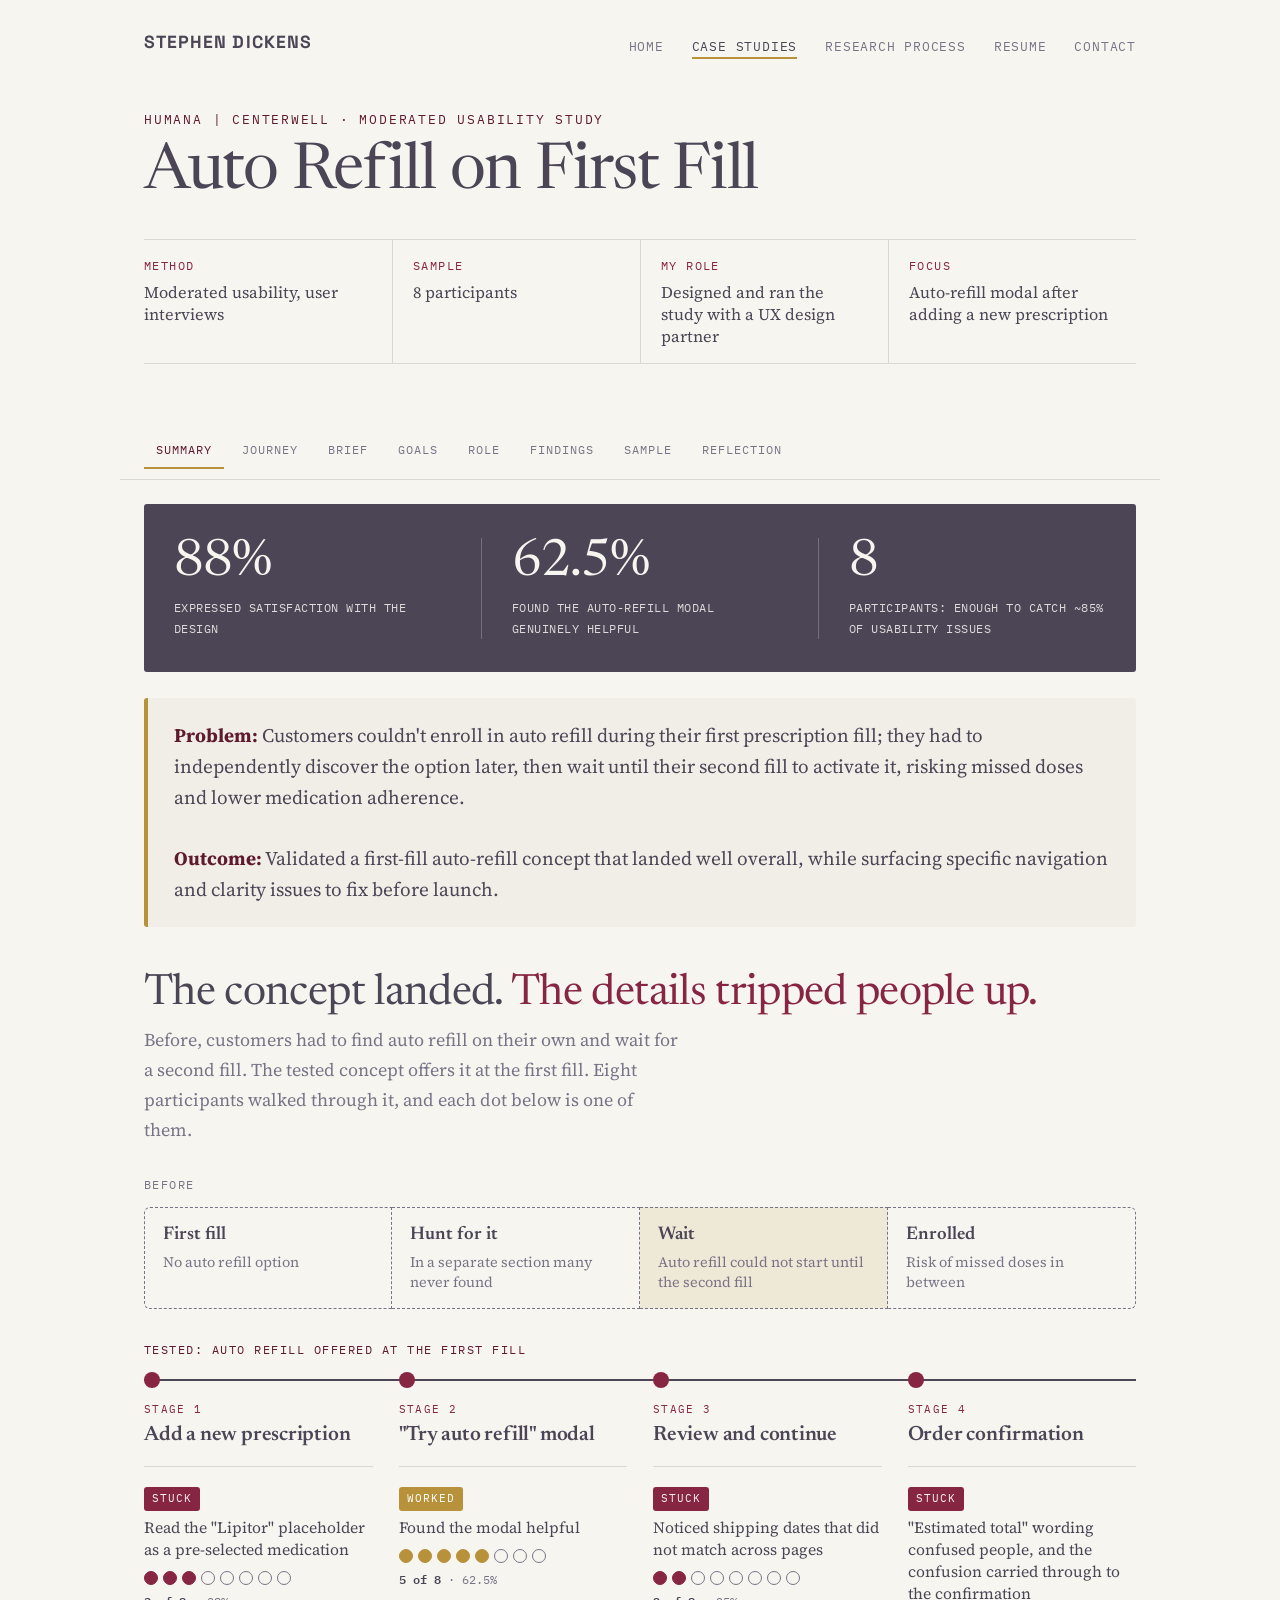
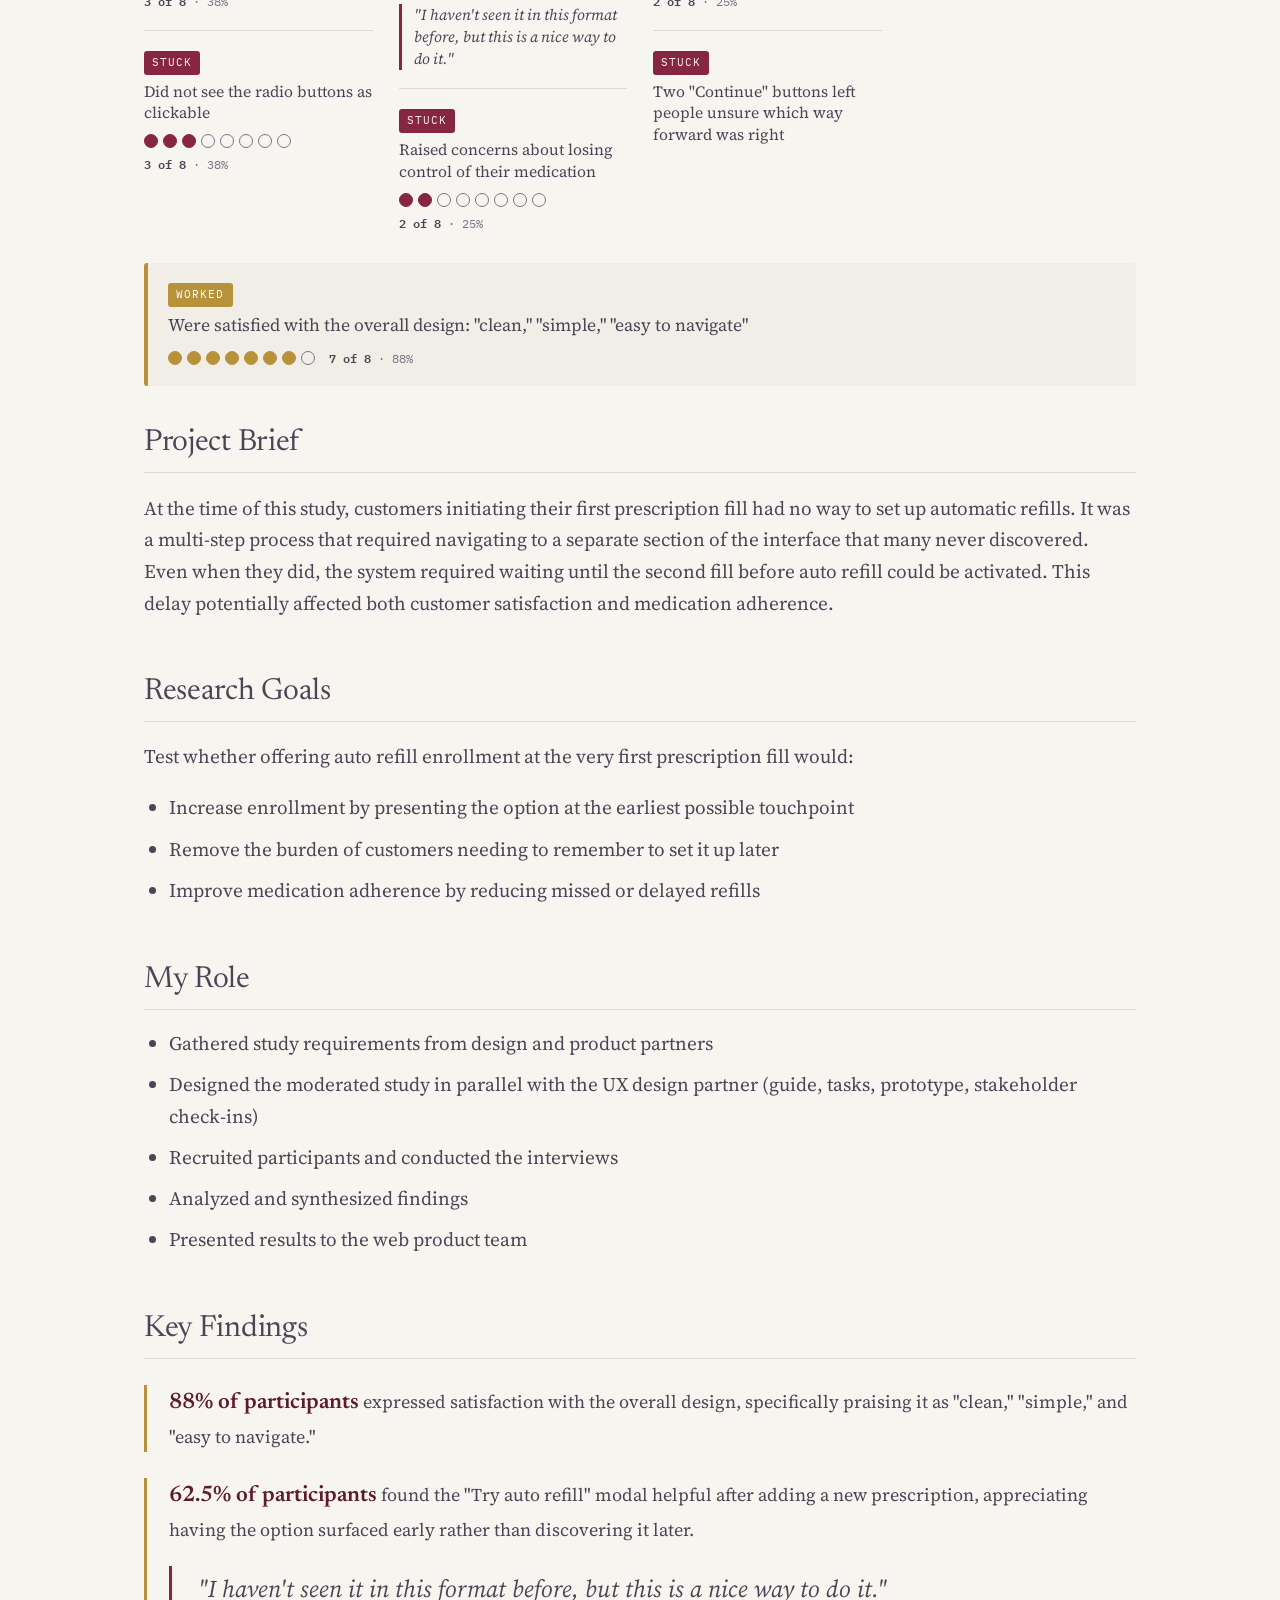
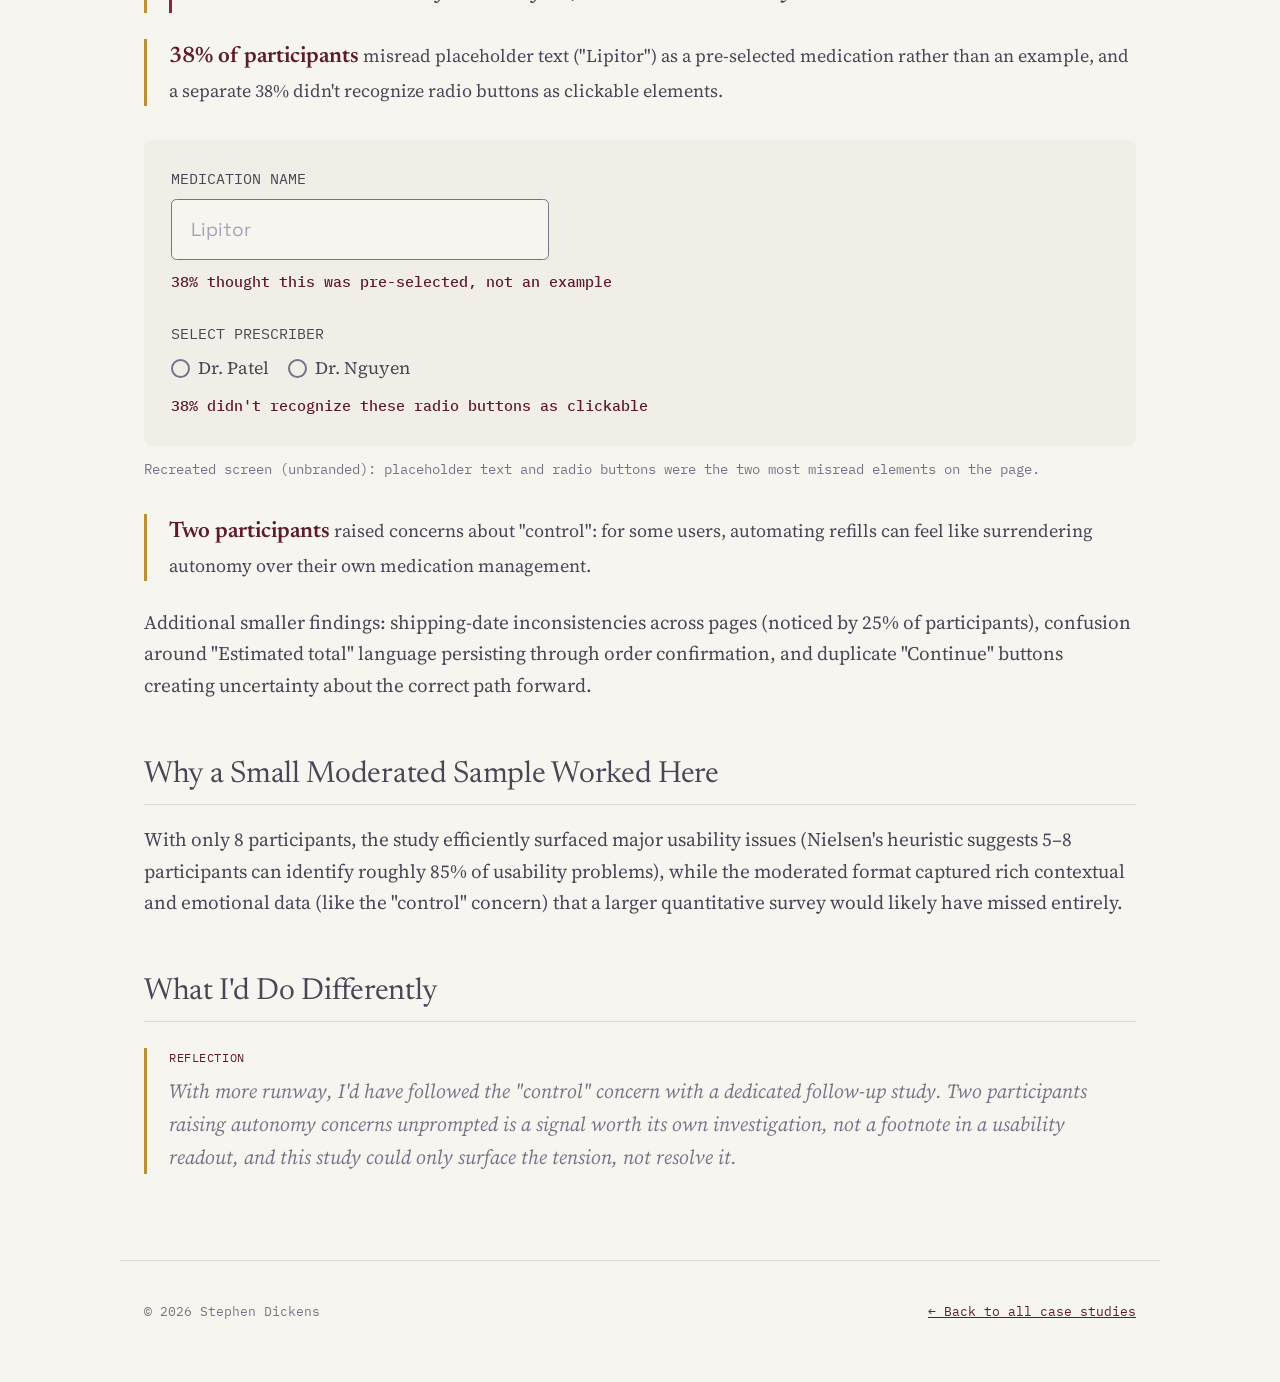
<file: case-study-humana.html>
<!DOCTYPE html>
<html lang="en">
<head>
<meta charset="UTF-8">
<meta name="viewport" content="width=device-width, initial-scale=1.0">
<title>Auto Refill on First Fill: Humana | CenterWell | Stephen Dickens</title>
<link rel="preconnect" href="https://fonts.googleapis.com">
<link href="https://fonts.googleapis.com/css2?family=Newsreader:opsz,wght@6..72,400;6..72,600&family=Space+Grotesk:wght@500;700&family=Source+Serif+4:ital,wght@0,400;0,600;1,400&family=IBM+Plex+Mono:wght@400;500&display=swap" rel="stylesheet">
<link rel="stylesheet" href="style.css?v=38">
</head>
<body>

<nav class="site-nav">
  <a class="brand" href="index.html">Stephen Dickens</a>
  <ul>
    <li><a href="index.html">Home</a></li>
    <li><a href="case-studies.html" class="active">Case Studies</a></li>
    <li><a href="research-process.html">Research Process</a></li>
    <li><a href="resume.html">Resume</a></li>
    <li><a href="contact.html">Contact</a></li>
  </ul>
</nav>

<div class="cs-header">
  <div class="company mono">Humana | CenterWell · Moderated Usability Study</div>
  <h1>Auto Refill on First Fill</h1>
  <dl class="study-facts">
    <div><dt>Method</dt><dd>Moderated usability, user interviews</dd></div>
    <div><dt>Sample</dt><dd>8 participants</dd></div>
    <div><dt>My role</dt><dd>Designed and ran the study with a UX design partner</dd></div>
    <div><dt>Focus</dt><dd>Auto-refill modal after adding a new prescription</dd></div>
  </dl>
</div>

<nav class="cs-nav" aria-label="On this page">
  <a href="#summary">Summary</a><a href="#journey">Journey</a><a href="#sec-0">Brief</a><a href="#sec-1">Goals</a><a href="#sec-2">Role</a><a href="#sec-3">Findings</a><a href="#sec-4">Sample</a><a href="#sec-5">Reflection</a>
</nav>

<div class="skim-box" id="summary">
  <div class="stat-strip">
    <div>
      <span class="stat-num">88%</span>
      <span class="stat-label">Expressed satisfaction with the design</span>
    </div>
    <div>
      <span class="stat-num">62.5%</span>
      <span class="stat-label">Found the auto-refill modal genuinely helpful</span>
    </div>
    <div>
      <span class="stat-num">8</span>
      <span class="stat-label">Participants: enough to catch ~85% of usability issues</span>
    </div>
  </div>

  <div class="problem-outcome">
    <strong>Problem:</strong> Customers couldn't enroll in auto refill during their first prescription fill; they had to independently discover the option later, then wait until their second fill to activate it, risking missed doses and lower medication adherence.<br><br>
    <strong>Outcome:</strong> Validated a first-fill auto-refill concept that landed well overall, while surfacing specific navigation and clarity issues to fix before launch.
  </div>
</div>

<section id="journey" class="journey-wrap hj" aria-labelledby="hjTitle">
  <h2 id="hjTitle">The concept landed. <em class="hl">The details tripped people up.</em></h2>
  <p class="j-lede">Before, customers had to find auto refill on their own and wait for a second fill. The tested concept offers it at the first fill. Eight participants walked through it, and each dot below is one of them.</p>

  <div class="hj-lane hj-before">
    <div class="hj-lane-tag">Before</div>
    <ol class="hj-chain">
      <li>First fill<span>No auto refill option</span></li>
      <li>Hunt for it<span>In a separate section many never found</span></li>
      <li>Wait<span>Auto refill could not start until the second fill</span></li>
      <li class="hj-end">Enrolled<span>Risk of missed doses in between</span></li>
    </ol>
  </div>

  <div class="hj-lane hj-tested">
    <div class="hj-lane-tag">Tested: auto refill offered at the first fill</div>
    <ol class="hj-track">
      <li>
        <span class="hj-step">Stage 1</span>
        <h3 class="hj-name">Add a new prescription</h3>
        <div class="hj-row stuck">
          <span class="hj-badge">Stuck</span>
          <p class="hj-text">Read the "Lipitor" placeholder as a pre-selected medication</p>
          <div class="hj-dots" role="img" aria-label="3 of 8 participants"><span class="hj-dots-row"><i class="on"></i><i class="on"></i><i class="on"></i><i class=""></i><i class=""></i><i class=""></i><i class=""></i><i class=""></i></span><span class="hj-count"><b>3 of 8</b> · 38%</span></div>
        </div>
        <div class="hj-row stuck">
          <span class="hj-badge">Stuck</span>
          <p class="hj-text">Did not see the radio buttons as clickable</p>
          <div class="hj-dots" role="img" aria-label="3 of 8 participants"><span class="hj-dots-row"><i class="on"></i><i class="on"></i><i class="on"></i><i class=""></i><i class=""></i><i class=""></i><i class=""></i><i class=""></i></span><span class="hj-count"><b>3 of 8</b> · 38%</span></div>
        </div>
      </li>
      <li>
        <span class="hj-step">Stage 2</span>
        <h3 class="hj-name">"Try auto refill" modal</h3>
        <div class="hj-row worked">
          <span class="hj-badge">Worked</span>
          <p class="hj-text">Found the modal helpful</p>
          <div class="hj-dots" role="img" aria-label="5 of 8 participants"><span class="hj-dots-row"><i class="on"></i><i class="on"></i><i class="on"></i><i class="on"></i><i class="on"></i><i class=""></i><i class=""></i><i class=""></i></span><span class="hj-count"><b>5 of 8</b> · 62.5%</span></div>
        <p class="hj-quote">"I haven't seen it in this format before, but this is a nice way to do it."</p>
        </div>
        <div class="hj-row stuck">
          <span class="hj-badge">Stuck</span>
          <p class="hj-text">Raised concerns about losing control of their medication</p>
          <div class="hj-dots" role="img" aria-label="2 of 8 participants"><span class="hj-dots-row"><i class="on"></i><i class="on"></i><i class=""></i><i class=""></i><i class=""></i><i class=""></i><i class=""></i><i class=""></i></span><span class="hj-count"><b>2 of 8</b> · 25%</span></div>
        </div>
      </li>
      <li>
        <span class="hj-step">Stage 3</span>
        <h3 class="hj-name">Review and continue</h3>
        <div class="hj-row stuck">
          <span class="hj-badge">Stuck</span>
          <p class="hj-text">Noticed shipping dates that did not match across pages</p>
          <div class="hj-dots" role="img" aria-label="2 of 8 participants"><span class="hj-dots-row"><i class="on"></i><i class="on"></i><i class=""></i><i class=""></i><i class=""></i><i class=""></i><i class=""></i><i class=""></i></span><span class="hj-count"><b>2 of 8</b> · 25%</span></div>
        </div>
        <div class="hj-row stuck">
          <span class="hj-badge">Stuck</span>
          <p class="hj-text">Two "Continue" buttons left people unsure which way forward was right</p>
        </div>
      </li>
      <li>
        <span class="hj-step">Stage 4</span>
        <h3 class="hj-name">Order confirmation</h3>
        <div class="hj-row stuck">
          <span class="hj-badge">Stuck</span>
          <p class="hj-text">"Estimated total" wording confused people, and the confusion carried through to the confirmation</p>
        </div>
      </li>
    </ol>
    <div class="hj-overall">
        <div class="hj-row worked hj-wide">
          <span class="hj-badge">Worked</span>
          <p class="hj-text">Were satisfied with the overall design: "clean," "simple," "easy to navigate"</p>
          <div class="hj-dots" role="img" aria-label="7 of 8 participants"><span class="hj-dots-row"><i class="on"></i><i class="on"></i><i class="on"></i><i class="on"></i><i class="on"></i><i class="on"></i><i class="on"></i><i class=""></i></span><span class="hj-count"><b>7 of 8</b> · 88%</span></div>
        </div></div>
  </div>
</section>

<div class="detail-body open-study">

    <h3 id="sec-0">Project Brief</h3>
    <p>At the time of this study, customers initiating their first prescription fill had no way to set up automatic refills. It was a multi-step process that required navigating to a separate section of the interface that many never discovered. Even when they did, the system required waiting until the second fill before auto refill could be activated. This delay potentially affected both customer satisfaction and medication adherence.</p>

    <h3 id="sec-1">Research Goals</h3>
    <p>Test whether offering auto refill enrollment at the very first prescription fill would:</p>
    <ul>
      <li>Increase enrollment by presenting the option at the earliest possible touchpoint</li>
      <li>Remove the burden of customers needing to remember to set it up later</li>
      <li>Improve medication adherence by reducing missed or delayed refills</li>
    </ul>

    <h3 id="sec-2">My Role</h3>
    <ul>
      <li>Gathered study requirements from design and product partners</li>
      <li>Designed the moderated study in parallel with the UX design partner (guide, tasks, prototype, stakeholder check-ins)</li>
      <li>Recruited participants and conducted the interviews</li>
      <li>Analyzed and synthesized findings</li>
      <li>Presented results to the web product team</li>
    </ul>

    <h3 id="sec-3">Key Findings</h3>

    <div class="finding">
      <span class="finding-stat">88% of participants</span> expressed satisfaction with the overall design, specifically praising it as "clean," "simple," and "easy to navigate."
    </div>

    <div class="finding">
      <span class="finding-stat">62.5% of participants</span> found the "Try auto refill" modal helpful after adding a new prescription, appreciating having the option surfaced early rather than discovering it later.
      <blockquote class="pull">"I haven't seen it in this format before, but this is a nice way to do it."</blockquote>
    </div>

    <div class="finding">
      <span class="finding-stat">38% of participants</span> misread placeholder text ("Lipitor") as a pre-selected medication rather than an example, and a separate 38% didn't recognize radio buttons as clickable elements.
    </div>

    <figure class="cs-visual">
      <div style="background:#F1EEE8; border-radius:6px; padding:20px; position:relative;">
        <div style="font-family:'IBM Plex Mono',monospace; font-size:11px; color:#4C4556; margin-bottom:6px;">MEDICATION NAME</div>
        <div style="background:#F7F5F0; border:1px solid #7A7387; border-radius:4px; padding:10px 14px; color:#A9A2B5; font-family:'Space Grotesk',sans-serif; font-size:14px; max-width:280px;">Lipitor</div>
        <div style="margin-top:8px; font-family:'IBM Plex Mono',monospace; font-size:11px; color:#5E1B2E; font-weight:500;">38% thought this was pre-selected, not an example</div>
        <div style="margin-top:20px; font-family:'IBM Plex Mono',monospace; font-size:11px; color:#4C4556;">SELECT PRESCRIBER</div>
        <div style="display:flex; gap:14px; margin-top:6px;">
          <div style="display:flex; align-items:center; gap:6px;"><div style="width:14px;height:14px;border-radius:50%;border:1.5px solid #7A7387;"></div><span style="font-size:13px;color:#4C4556;">Dr. Patel</span></div>
          <div style="display:flex; align-items:center; gap:6px;"><div style="width:14px;height:14px;border-radius:50%;border:1.5px solid #7A7387;"></div><span style="font-size:13px;color:#4C4556;">Dr. Nguyen</span></div>
        </div>
        <div style="margin-top:8px; font-family:'IBM Plex Mono',monospace; font-size:11px; color:#5E1B2E; font-weight:500;">38% didn't recognize these radio buttons as clickable</div>
      </div>
      <figcaption>Recreated screen (unbranded): placeholder text and radio buttons were the two most misread elements on the page.</figcaption>
    </figure>

    <div class="finding">
      <span class="finding-stat">Two participants</span> raised concerns about "control": for some users, automating refills can feel like surrendering autonomy over their own medication management.
    </div>

    <p>Additional smaller findings: shipping-date inconsistencies across pages (noticed by 25% of participants), confusion around "Estimated total" language persisting through order confirmation, and duplicate "Continue" buttons creating uncertainty about the correct path forward.</p>

    <h3 id="sec-4">Why a Small Moderated Sample Worked Here</h3>
    <p>With only 8 participants, the study efficiently surfaced major usability issues (Nielsen's heuristic suggests 5–8 participants can identify roughly 85% of usability problems), while the moderated format captured rich contextual and emotional data (like the "control" concern) that a larger quantitative survey would likely have missed entirely.</p>

    <h3 id="sec-5">What I'd Do Differently</h3>
    <div class="reflection">
      <span class="reflection-label">Reflection</span>
      <p>With more runway, I'd have followed the "control" concern with a dedicated follow-up study. Two participants raising autonomy concerns unprompted is a signal worth its own investigation, not a footnote in a usability readout, and this study could only surface the tension, not resolve it.</p>
    </div>
  </div>

<footer>
  <div>© 2026 Stephen Dickens</div>
  <div><a href="case-studies.html">← Back to all case studies</a></div>
</footer>

<script>
(function () {
  var links = Array.prototype.slice.call(document.querySelectorAll('.cs-nav a'));
  var items = links.map(function (a) { return { a: a, el: document.getElementById(a.getAttribute('href').slice(1)) }; }).filter(function (x) { return x.el; });
  function setOn(a) { links.forEach(function (l) { l.classList.toggle('on', l === a); }); if (a && a.scrollIntoView) { var n = a.parentNode; n.scrollLeft = a.offsetLeft - n.clientWidth / 2 + a.clientWidth / 2; } }
  var lock = null;
  function update() {
    if (lock) return;
    var line = 120, cur = items[0];
    items.forEach(function (x) { if (x.el.getBoundingClientRect().top <= line) cur = x; });
    if (window.innerHeight + window.scrollY >= document.documentElement.scrollHeight - 4) cur = items[items.length - 1];
    setOn(cur.a);
  }
  links.forEach(function (a) {
    a.addEventListener('click', function () {
      setOn(a); clearTimeout(lock); lock = setTimeout(function () { lock = null; update(); }, 900);
    });
  });
  window.addEventListener('scroll', update, { passive: true });
  window.addEventListener('resize', update);
  update();
})();
</script>
</body>
</html>
</file>
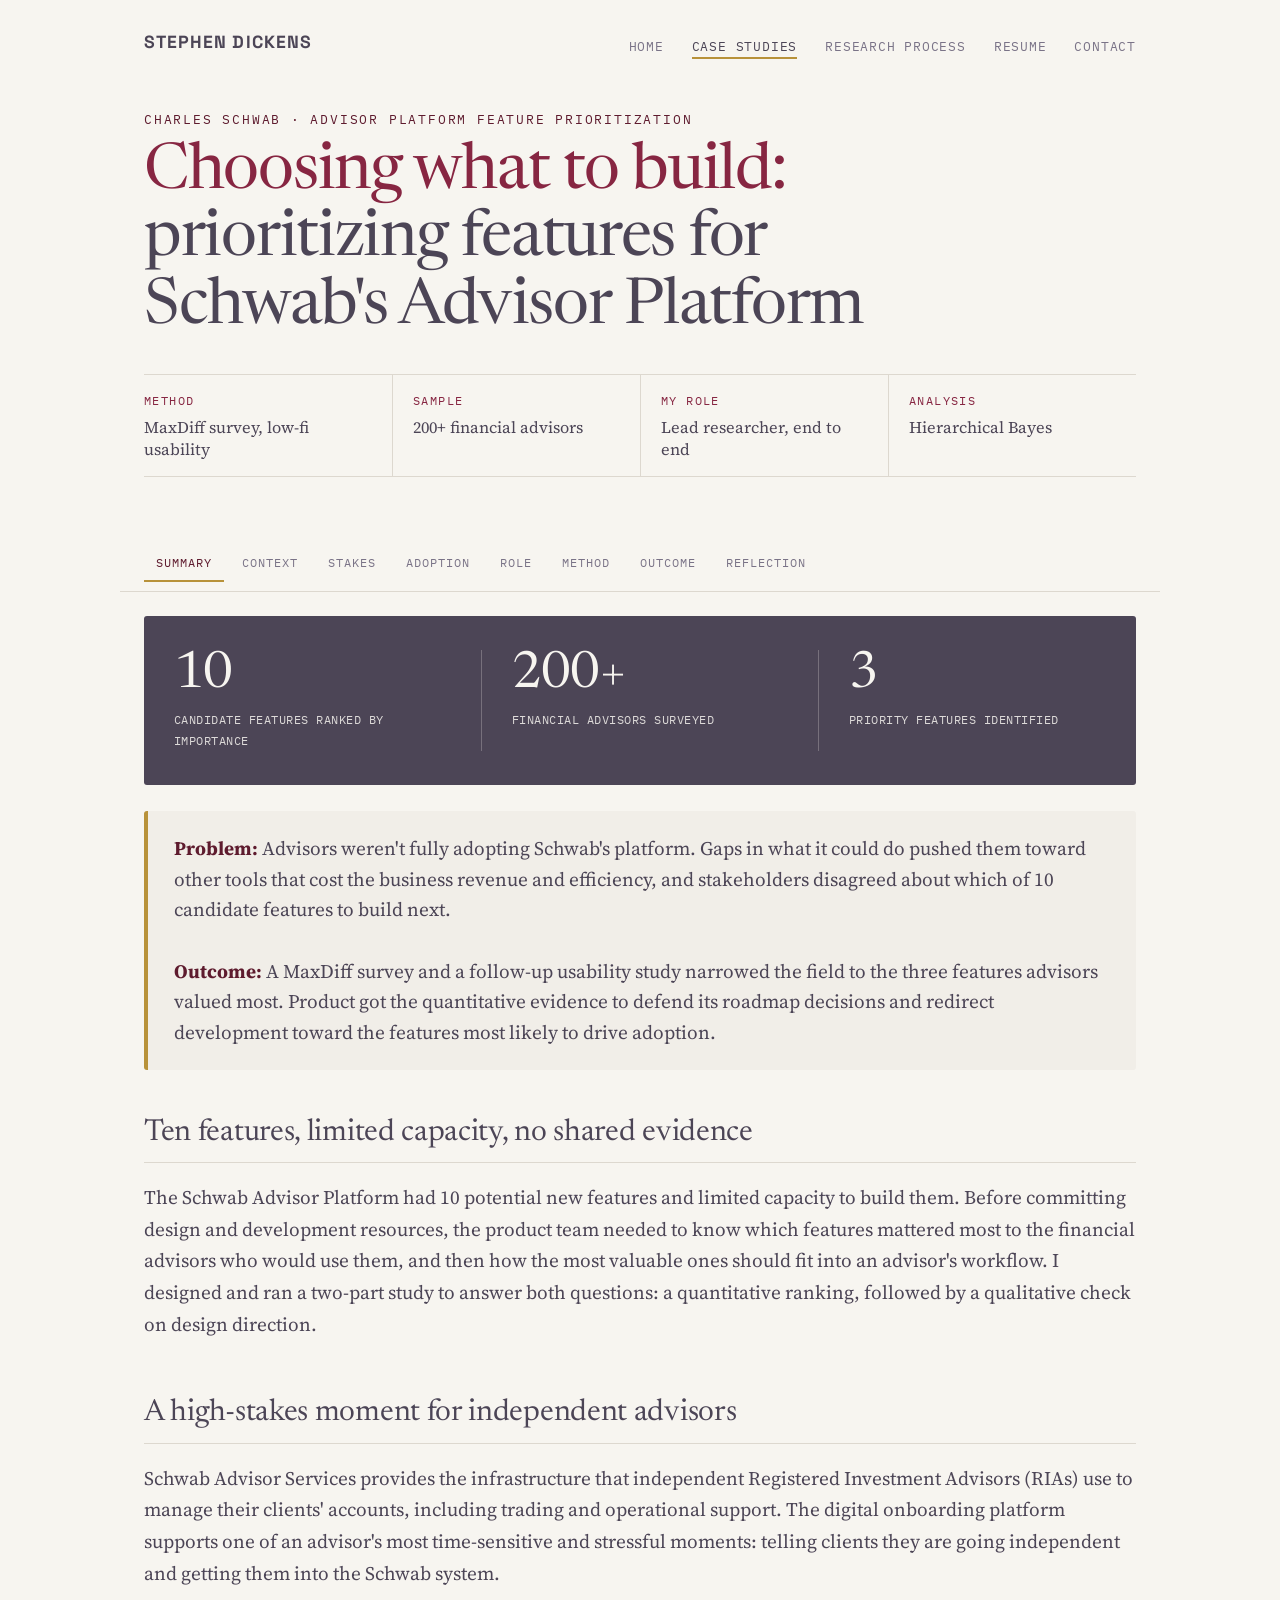
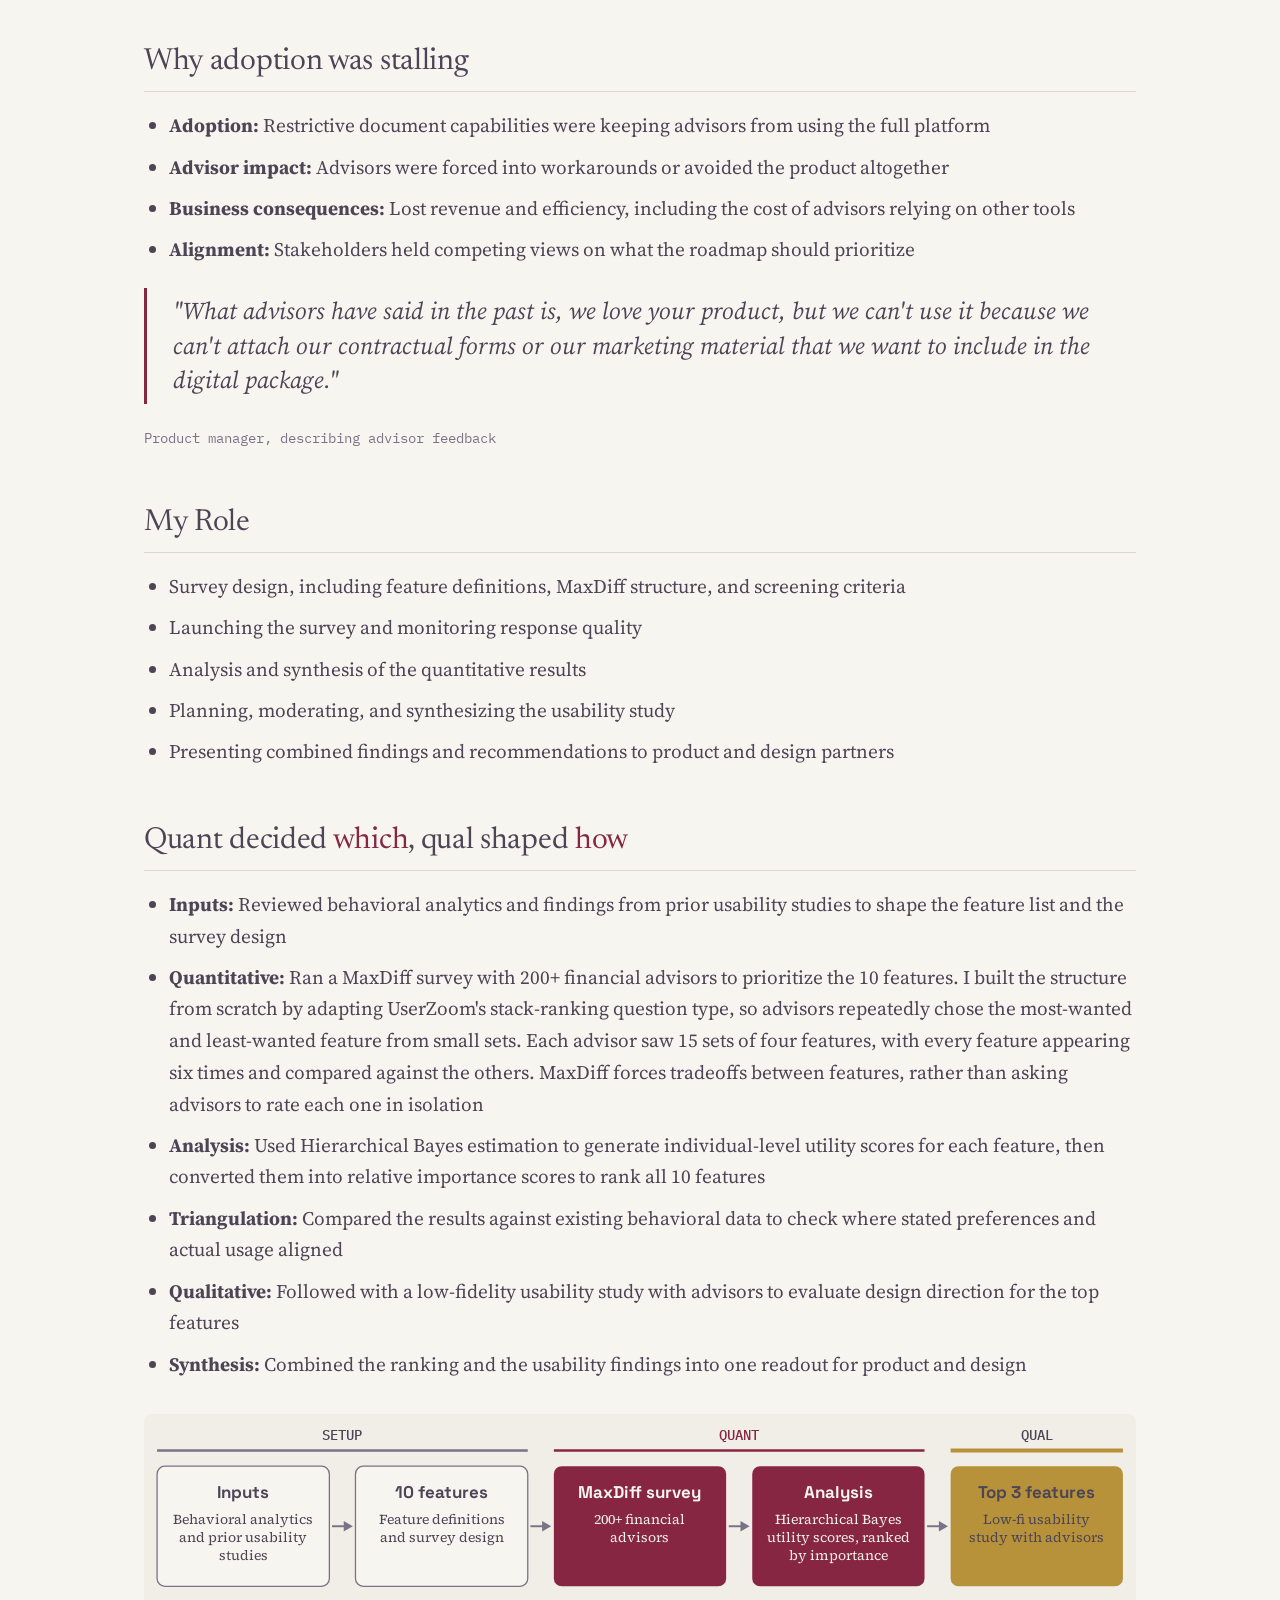
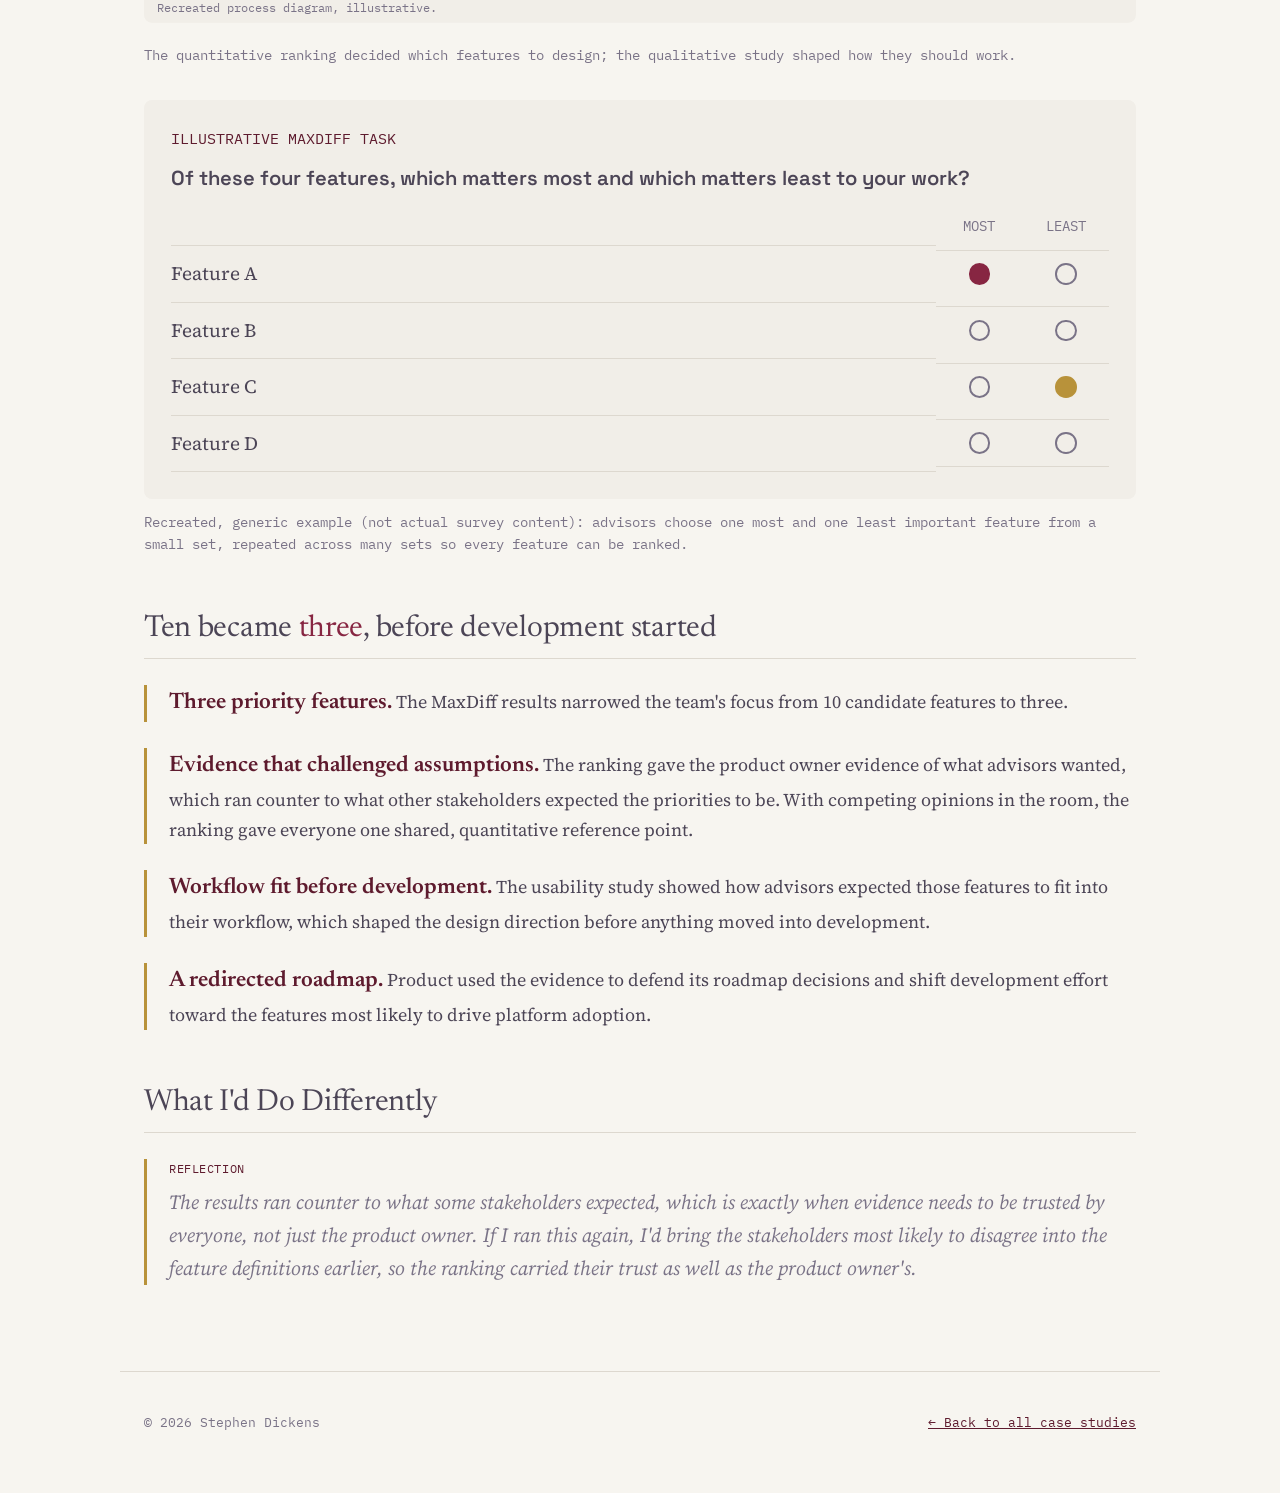
<file: case-study-schwab-advisor.html>
<!DOCTYPE html>
<html lang="en">
<head>
<meta charset="UTF-8">
<meta name="viewport" content="width=device-width, initial-scale=1.0">
<title>Choosing What to Build: Schwab's Advisor Platform | Stephen Dickens</title>
<link rel="preconnect" href="https://fonts.googleapis.com">
<link href="https://fonts.googleapis.com/css2?family=Newsreader:opsz,wght@6..72,400;6..72,600&family=Space+Grotesk:wght@500;700&family=Source+Serif+4:ital,wght@0,400;0,600;1,400&family=IBM+Plex+Mono:wght@400;500&display=swap" rel="stylesheet">
<link rel="stylesheet" href="style.css?v=38">
</head>
<body>

<nav class="site-nav">
  <a class="brand" href="index.html">Stephen Dickens</a>
  <ul>
    <li><a href="index.html">Home</a></li>
    <li><a href="case-studies.html" class="active">Case Studies</a></li>
    <li><a href="research-process.html">Research Process</a></li>
    <li><a href="resume.html">Resume</a></li>
    <li><a href="contact.html">Contact</a></li>
  </ul>
</nav>

<div class="cs-header">
  <div class="company mono">Charles Schwab · Advisor Platform Feature Prioritization</div>
  <h1><em class="hl">Choosing what to build:</em> prioritizing features for Schwab's Advisor Platform</h1>
  <dl class="study-facts">
    <div><dt>Method</dt><dd>MaxDiff survey, low-fi usability</dd></div>
    <div><dt>Sample</dt><dd>200+ financial advisors</dd></div>
    <div><dt>My role</dt><dd>Lead researcher, end to end</dd></div>
    <div><dt>Analysis</dt><dd>Hierarchical Bayes</dd></div>
  </dl>
</div>

<nav class="cs-nav" aria-label="On this page">
  <a href="#summary">Summary</a><a href="#sec-0">Context</a><a href="#sec-1">Stakes</a><a href="#sec-2">Adoption</a><a href="#sec-3">Role</a><a href="#sec-4">Method</a><a href="#sec-5">Outcome</a><a href="#sec-6">Reflection</a>
</nav>

<div class="skim-box" id="summary">
  <div class="stat-strip">
    <div>
      <span class="stat-num">10</span>
      <span class="stat-label">Candidate features ranked by importance</span>
    </div>
    <div>
      <span class="stat-num">200+</span>
      <span class="stat-label">Financial advisors surveyed</span>
    </div>
    <div>
      <span class="stat-num">3</span>
      <span class="stat-label">Priority features identified</span>
    </div>
  </div>

  <div class="problem-outcome">
    <strong>Problem:</strong> Advisors weren't fully adopting Schwab's platform. Gaps in what it could do pushed them toward other tools that cost the business revenue and efficiency, and stakeholders disagreed about which of 10 candidate features to build next.<br><br>
    <strong>Outcome:</strong> A MaxDiff survey and a follow-up usability study narrowed the field to the three features advisors valued most. Product got the quantitative evidence to defend its roadmap decisions and redirect development toward the features most likely to drive adoption.
  </div>
</div>

<div class="detail-body open-study">

    <h3 id="sec-0">Ten features, limited capacity, no shared evidence</h3>
    <p>The Schwab Advisor Platform had 10 potential new features and limited capacity to build them. Before committing design and development resources, the product team needed to know which features mattered most to the financial advisors who would use them, and then how the most valuable ones should fit into an advisor's workflow. I designed and ran a two-part study to answer both questions: a quantitative ranking, followed by a qualitative check on design direction.</p>

    <h3 id="sec-1">A high-stakes moment for independent advisors</h3>
    <p>Schwab Advisor Services provides the infrastructure that independent Registered Investment Advisors (RIAs) use to manage their clients' accounts, including trading and operational support. The digital onboarding platform supports one of an advisor's most time-sensitive and stressful moments: telling clients they are going independent and getting them into the Schwab system.</p>

    <h3 id="sec-2">Why adoption was stalling</h3>
    <ul>
      <li><strong>Adoption:</strong> Restrictive document capabilities were keeping advisors from using the full platform</li>
      <li><strong>Advisor impact:</strong> Advisors were forced into workarounds or avoided the product altogether</li>
      <li><strong>Business consequences:</strong> Lost revenue and efficiency, including the cost of advisors relying on other tools</li>
      <li><strong>Alignment:</strong> Stakeholders held competing views on what the roadmap should prioritize</li>
    </ul>
    <blockquote class="pull">"What advisors have said in the past is, we love your product, but we can't use it because we can't attach our contractual forms or our marketing material that we want to include in the digital package."</blockquote>
    <p class="timeline-note">Product manager, describing advisor feedback</p>

    <h3 id="sec-3">My Role</h3>
    <ul>
      <li>Survey design, including feature definitions, MaxDiff structure, and screening criteria</li>
      <li>Launching the survey and monitoring response quality</li>
      <li>Analysis and synthesis of the quantitative results</li>
      <li>Planning, moderating, and synthesizing the usability study</li>
      <li>Presenting combined findings and recommendations to product and design partners</li>
    </ul>

    <h3 id="sec-4">Quant decided <em class="hl">which</em>, qual shaped <em class="hl">how</em></h3>
    <ul>
      <li><strong>Inputs:</strong> Reviewed behavioral analytics and findings from prior usability studies to shape the feature list and the survey design</li>
      <li><strong>Quantitative:</strong> Ran a MaxDiff survey with 200+ financial advisors to prioritize the 10 features. I built the structure from scratch by adapting UserZoom's stack-ranking question type, so advisors repeatedly chose the most-wanted and least-wanted feature from small sets. Each advisor saw 15 sets of four features, with every feature appearing six times and compared against the others. MaxDiff forces tradeoffs between features, rather than asking advisors to rate each one in isolation</li>
      <li><strong>Analysis:</strong> Used Hierarchical Bayes estimation to generate individual-level utility scores for each feature, then converted them into relative importance scores to rank all 10 features</li>
      <li><strong>Triangulation:</strong> Compared the results against existing behavioral data to check where stated preferences and actual usage aligned</li>
      <li><strong>Qualitative:</strong> Followed with a low-fidelity usability study with advisors to evaluate design direction for the top features</li>
      <li><strong>Synthesis:</strong> Combined the ranking and the usability findings into one readout for product and design</li>
    </ul>

    <figure class="cs-visual" style="max-width:860px;">
      <svg viewBox="0 0 760 160" xmlns="http://www.w3.org/2000/svg" role="img" aria-labelledby="flowTitle flowDesc">
        <title id="flowTitle">Study flow from inputs to design direction</title>
        <desc id="flowDesc">Recreated process diagram showing five stages: inputs, a 10-feature list, a MaxDiff survey with 200 plus advisors, Hierarchical Bayes analysis that ranks the features, and a low-fidelity usability study on the top three features.</desc>
        <rect x="0" y="0" width="760" height="160" rx="6" fill="#F1EEE8"/>

        <text x="152" y="20" text-anchor="middle" font-family="IBM Plex Mono, monospace" font-size="10.5" font-weight="500" fill="#4C4556">SETUP</text>
        <line x1="10" y1="28" x2="294" y2="28" stroke="#7A7387" stroke-width="2"/>
        <text x="456" y="20" text-anchor="middle" font-family="IBM Plex Mono, monospace" font-size="10.5" font-weight="500" fill="#872642">QUANT</text>
        <line x1="314" y1="28" x2="598" y2="28" stroke="#872642" stroke-width="2"/>
        <text x="684" y="20" text-anchor="middle" font-family="IBM Plex Mono, monospace" font-size="10.5" font-weight="500" fill="#4C4556">QUAL</text>
        <line x1="618" y1="28" x2="750" y2="28" stroke="#B8923A" stroke-width="3"/>

        <line x1="144" y1="86" x2="154" y2="86" stroke="#7A7387" stroke-width="1.5"/><polygon points="160,86 153,82 153,90" fill="#7A7387"/>
        <line x1="296" y1="86" x2="306" y2="86" stroke="#7A7387" stroke-width="1.5"/><polygon points="312,86 305,82 305,90" fill="#7A7387"/>
        <line x1="448" y1="86" x2="458" y2="86" stroke="#7A7387" stroke-width="1.5"/><polygon points="464,86 457,82 457,90" fill="#7A7387"/>
        <line x1="600" y1="86" x2="610" y2="86" stroke="#7A7387" stroke-width="1.5"/><polygon points="616,86 609,82 609,90" fill="#7A7387"/>

        <rect x="10" y="40" width="132" height="92" rx="6" fill="#F7F5F0" stroke="#7A7387"/>
        <text x="76" y="64" text-anchor="middle" font-family="Space Grotesk, sans-serif" font-size="13" font-weight="700" fill="#4C4556">Inputs</text>
        <text x="76" y="84" text-anchor="middle" font-family="Source Serif 4, serif" font-size="10.5" fill="#4C4556">Behavioral analytics</text>
        <text x="76" y="98" text-anchor="middle" font-family="Source Serif 4, serif" font-size="10.5" fill="#4C4556">and prior usability</text>
        <text x="76" y="112" text-anchor="middle" font-family="Source Serif 4, serif" font-size="10.5" fill="#4C4556">studies</text>

        <rect x="162" y="40" width="132" height="92" rx="6" fill="#F7F5F0" stroke="#7A7387"/>
        <text x="228" y="64" text-anchor="middle" font-family="Space Grotesk, sans-serif" font-size="13" font-weight="700" fill="#4C4556">10 features</text>
        <text x="228" y="84" text-anchor="middle" font-family="Source Serif 4, serif" font-size="10.5" fill="#4C4556">Feature definitions</text>
        <text x="228" y="98" text-anchor="middle" font-family="Source Serif 4, serif" font-size="10.5" fill="#4C4556">and survey design</text>

        <rect x="314" y="40" width="132" height="92" rx="6" fill="#872642"/>
        <text x="380" y="64" text-anchor="middle" font-family="Space Grotesk, sans-serif" font-size="13" font-weight="700" fill="#F7F5F0">MaxDiff survey</text>
        <text x="380" y="84" text-anchor="middle" font-family="Source Serif 4, serif" font-size="10.5" fill="#F1EEE8">200+ financial</text>
        <text x="380" y="98" text-anchor="middle" font-family="Source Serif 4, serif" font-size="10.5" fill="#F1EEE8">advisors</text>

        <rect x="466" y="40" width="132" height="92" rx="6" fill="#872642"/>
        <text x="532" y="64" text-anchor="middle" font-family="Space Grotesk, sans-serif" font-size="13" font-weight="700" fill="#F7F5F0">Analysis</text>
        <text x="532" y="84" text-anchor="middle" font-family="Source Serif 4, serif" font-size="10.5" fill="#F1EEE8">Hierarchical Bayes</text>
        <text x="532" y="98" text-anchor="middle" font-family="Source Serif 4, serif" font-size="10.5" fill="#F1EEE8">utility scores, ranked</text>
        <text x="532" y="112" text-anchor="middle" font-family="Source Serif 4, serif" font-size="10.5" fill="#F1EEE8">by importance</text>

        <rect x="618" y="40" width="132" height="92" rx="6" fill="#B8923A"/>
        <text x="684" y="64" text-anchor="middle" font-family="Space Grotesk, sans-serif" font-size="13" font-weight="700" fill="#4C4556">Top 3 features</text>
        <text x="684" y="84" text-anchor="middle" font-family="Source Serif 4, serif" font-size="10.5" fill="#4C4556">Low-fi usability</text>
        <text x="684" y="98" text-anchor="middle" font-family="Source Serif 4, serif" font-size="10.5" fill="#4C4556">study with advisors</text>

        <text x="10" y="152" font-family="IBM Plex Mono, monospace" font-size="9.5" fill="#7A7387">Recreated process diagram, illustrative.</text>
      </svg>
      <figcaption>The quantitative ranking decided which features to design; the qualitative study shaped how they should work.</figcaption>
    </figure>

    <figure class="cs-visual">
      <div style="background:#F1EEE8; border-radius:6px; padding:20px;">
        <div style="font-family:'IBM Plex Mono',monospace; font-size:11px; color:#5E1B2E; text-transform:uppercase; margin-bottom:8px;">Illustrative MaxDiff task</div>
        <div style="font-family:'Space Grotesk',sans-serif; font-weight:600; font-size:15px; color:#4C4556; margin-bottom:14px;">Of these four features, which matters most and which matters least to your work?</div>
        <div style="display:grid; grid-template-columns:1fr 64px 64px; align-items:center;">
          <div></div>
          <div style="font-family:'IBM Plex Mono',monospace; font-size:10px; color:#7A7387; text-align:center; padding-bottom:6px;">MOST</div>
          <div style="font-family:'IBM Plex Mono',monospace; font-size:10px; color:#7A7387; text-align:center; padding-bottom:6px;">LEAST</div>

          <div style="font-size:14px; color:#4C4556; padding:9px 0; border-top:1px solid #DDD8CF;">Feature A</div>
          <div style="padding:9px 0; border-top:1px solid #DDD8CF; display:flex; justify-content:center;"><div style="width:16px; height:16px; border-radius:50%; border:1.5px solid #872642; background:#872642;"></div></div>
          <div style="padding:9px 0; border-top:1px solid #DDD8CF; display:flex; justify-content:center;"><div style="width:16px; height:16px; border-radius:50%; border:1.5px solid #7A7387;"></div></div>

          <div style="font-size:14px; color:#4C4556; padding:9px 0; border-top:1px solid #DDD8CF;">Feature B</div>
          <div style="padding:9px 0; border-top:1px solid #DDD8CF; display:flex; justify-content:center;"><div style="width:16px; height:16px; border-radius:50%; border:1.5px solid #7A7387;"></div></div>
          <div style="padding:9px 0; border-top:1px solid #DDD8CF; display:flex; justify-content:center;"><div style="width:16px; height:16px; border-radius:50%; border:1.5px solid #7A7387;"></div></div>

          <div style="font-size:14px; color:#4C4556; padding:9px 0; border-top:1px solid #DDD8CF;">Feature C</div>
          <div style="padding:9px 0; border-top:1px solid #DDD8CF; display:flex; justify-content:center;"><div style="width:16px; height:16px; border-radius:50%; border:1.5px solid #7A7387;"></div></div>
          <div style="padding:9px 0; border-top:1px solid #DDD8CF; display:flex; justify-content:center;"><div style="width:16px; height:16px; border-radius:50%; border:1.5px solid #B8923A; background:#B8923A;"></div></div>

          <div style="font-size:14px; color:#4C4556; padding:9px 0; border-top:1px solid #DDD8CF; border-bottom:1px solid #DDD8CF;">Feature D</div>
          <div style="padding:9px 0; border-top:1px solid #DDD8CF; border-bottom:1px solid #DDD8CF; display:flex; justify-content:center;"><div style="width:16px; height:16px; border-radius:50%; border:1.5px solid #7A7387;"></div></div>
          <div style="padding:9px 0; border-top:1px solid #DDD8CF; border-bottom:1px solid #DDD8CF; display:flex; justify-content:center;"><div style="width:16px; height:16px; border-radius:50%; border:1.5px solid #7A7387;"></div></div>
        </div>
      </div>
      <figcaption>Recreated, generic example (not actual survey content): advisors choose one most and one least important feature from a small set, repeated across many sets so every feature can be ranked.</figcaption>
    </figure>

    <h3 id="sec-5">Ten became <em class="hl">three</em>, before development started</h3>

    <div class="finding">
      <span class="finding-stat">Three priority features.</span> The MaxDiff results narrowed the team's focus from 10 candidate features to three.
    </div>

    <div class="finding">
      <span class="finding-stat">Evidence that challenged assumptions.</span> The ranking gave the product owner evidence of what advisors wanted, which ran counter to what other stakeholders expected the priorities to be. With competing opinions in the room, the ranking gave everyone one shared, quantitative reference point.
    </div>

    <div class="finding">
      <span class="finding-stat">Workflow fit before development.</span> The usability study showed how advisors expected those features to fit into their workflow, which shaped the design direction before anything moved into development.
    </div>

    <div class="finding">
      <span class="finding-stat">A redirected roadmap.</span> Product used the evidence to defend its roadmap decisions and shift development effort toward the features most likely to drive platform adoption.
    </div>

    <h3 id="sec-6">What I'd Do Differently</h3>
    <div class="reflection">
      <span class="reflection-label">Reflection</span>
      <p>The results ran counter to what some stakeholders expected, which is exactly when evidence needs to be trusted by everyone, not just the product owner. If I ran this again, I'd bring the stakeholders most likely to disagree into the feature definitions earlier, so the ranking carried their trust as well as the product owner's.</p>
    </div>
  </div>

<footer>
  <div>© 2026 Stephen Dickens</div>
  <div><a href="case-studies.html">← Back to all case studies</a></div>
</footer>

<script>
(function () {
  var links = Array.prototype.slice.call(document.querySelectorAll('.cs-nav a'));
  var items = links.map(function (a) { return { a: a, el: document.getElementById(a.getAttribute('href').slice(1)) }; }).filter(function (x) { return x.el; });
  function setOn(a) { links.forEach(function (l) { l.classList.toggle('on', l === a); }); if (a && a.scrollIntoView) { var n = a.parentNode; n.scrollLeft = a.offsetLeft - n.clientWidth / 2 + a.clientWidth / 2; } }
  var lock = null;
  function update() {
    if (lock) return;
    var line = 120, cur = items[0];
    items.forEach(function (x) { if (x.el.getBoundingClientRect().top <= line) cur = x; });
    if (window.innerHeight + window.scrollY >= document.documentElement.scrollHeight - 4) cur = items[items.length - 1];
    setOn(cur.a);
  }
  links.forEach(function (a) {
    a.addEventListener('click', function () {
      setOn(a); clearTimeout(lock); lock = setTimeout(function () { lock = null; update(); }, 900);
    });
  });
  window.addEventListener('scroll', update, { passive: true });
  window.addEventListener('resize', update);
  update();
})();
</script>
</body>
</html>
</file>
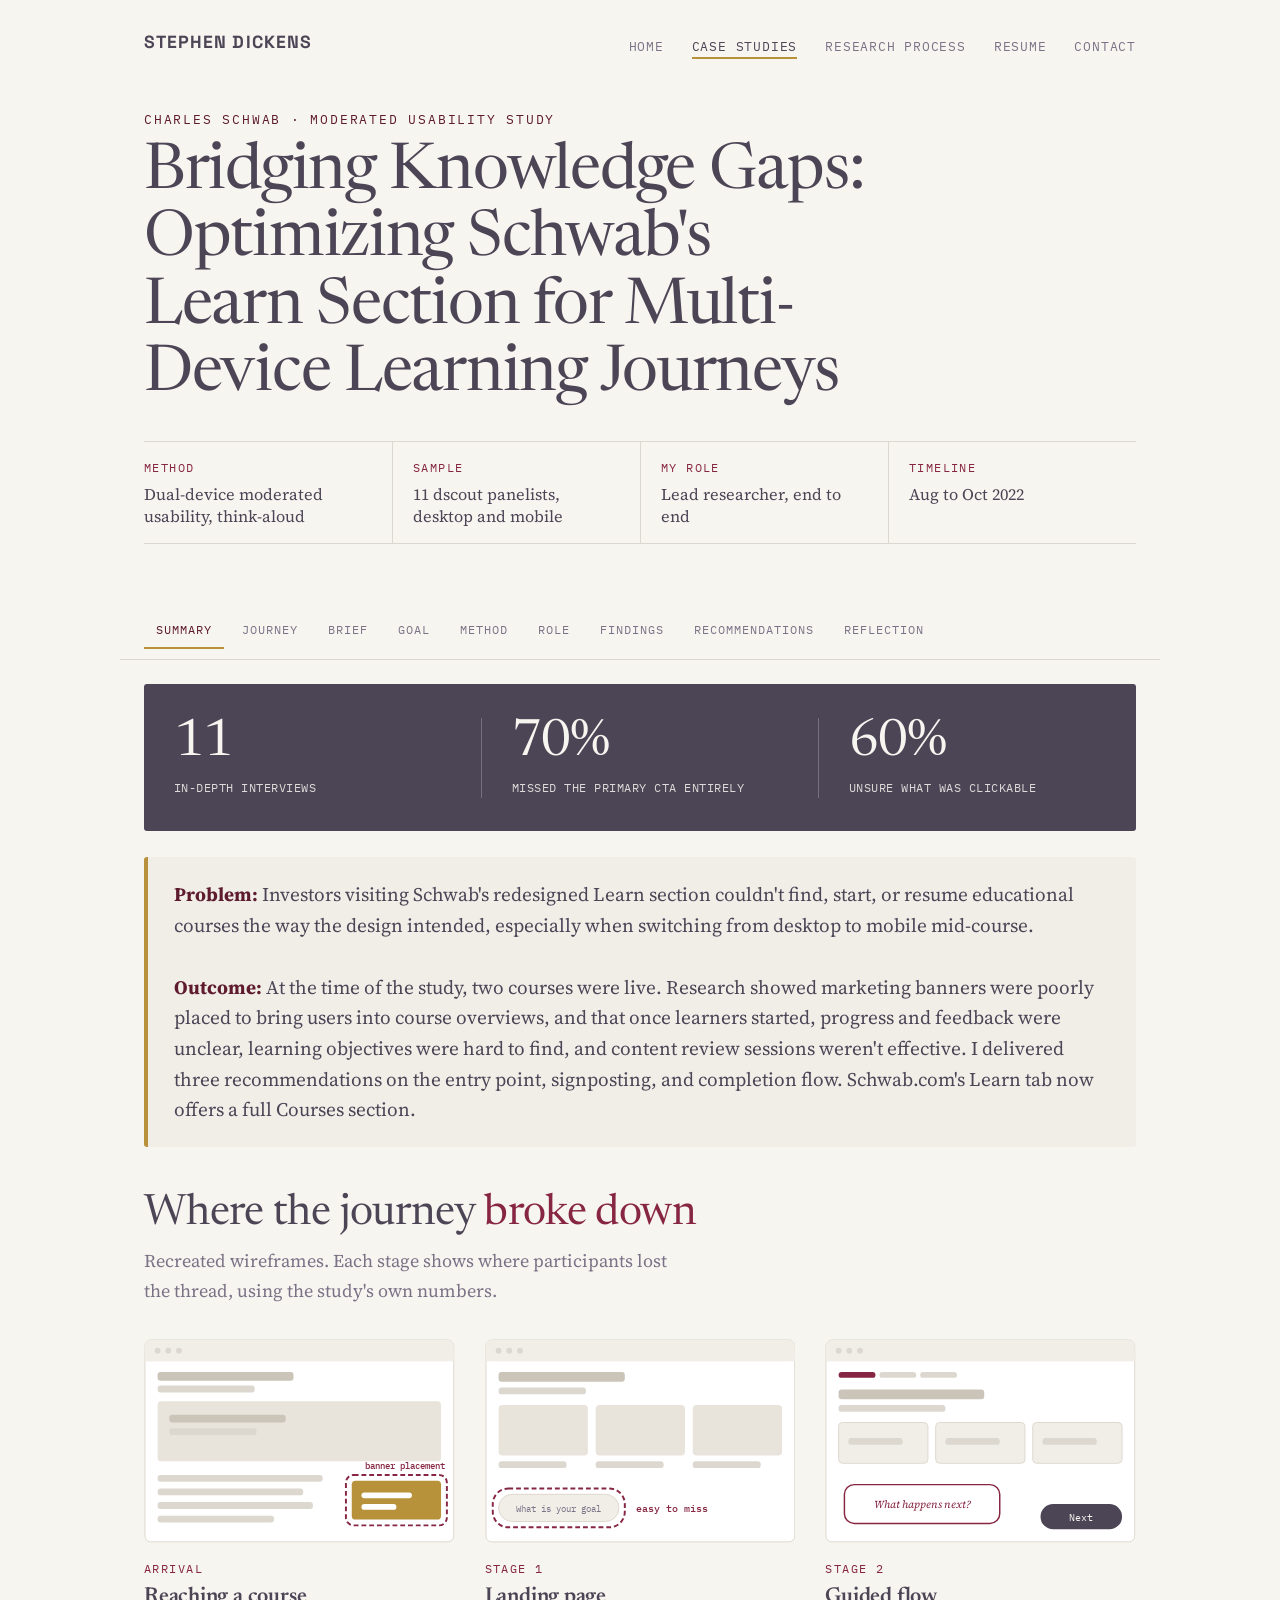
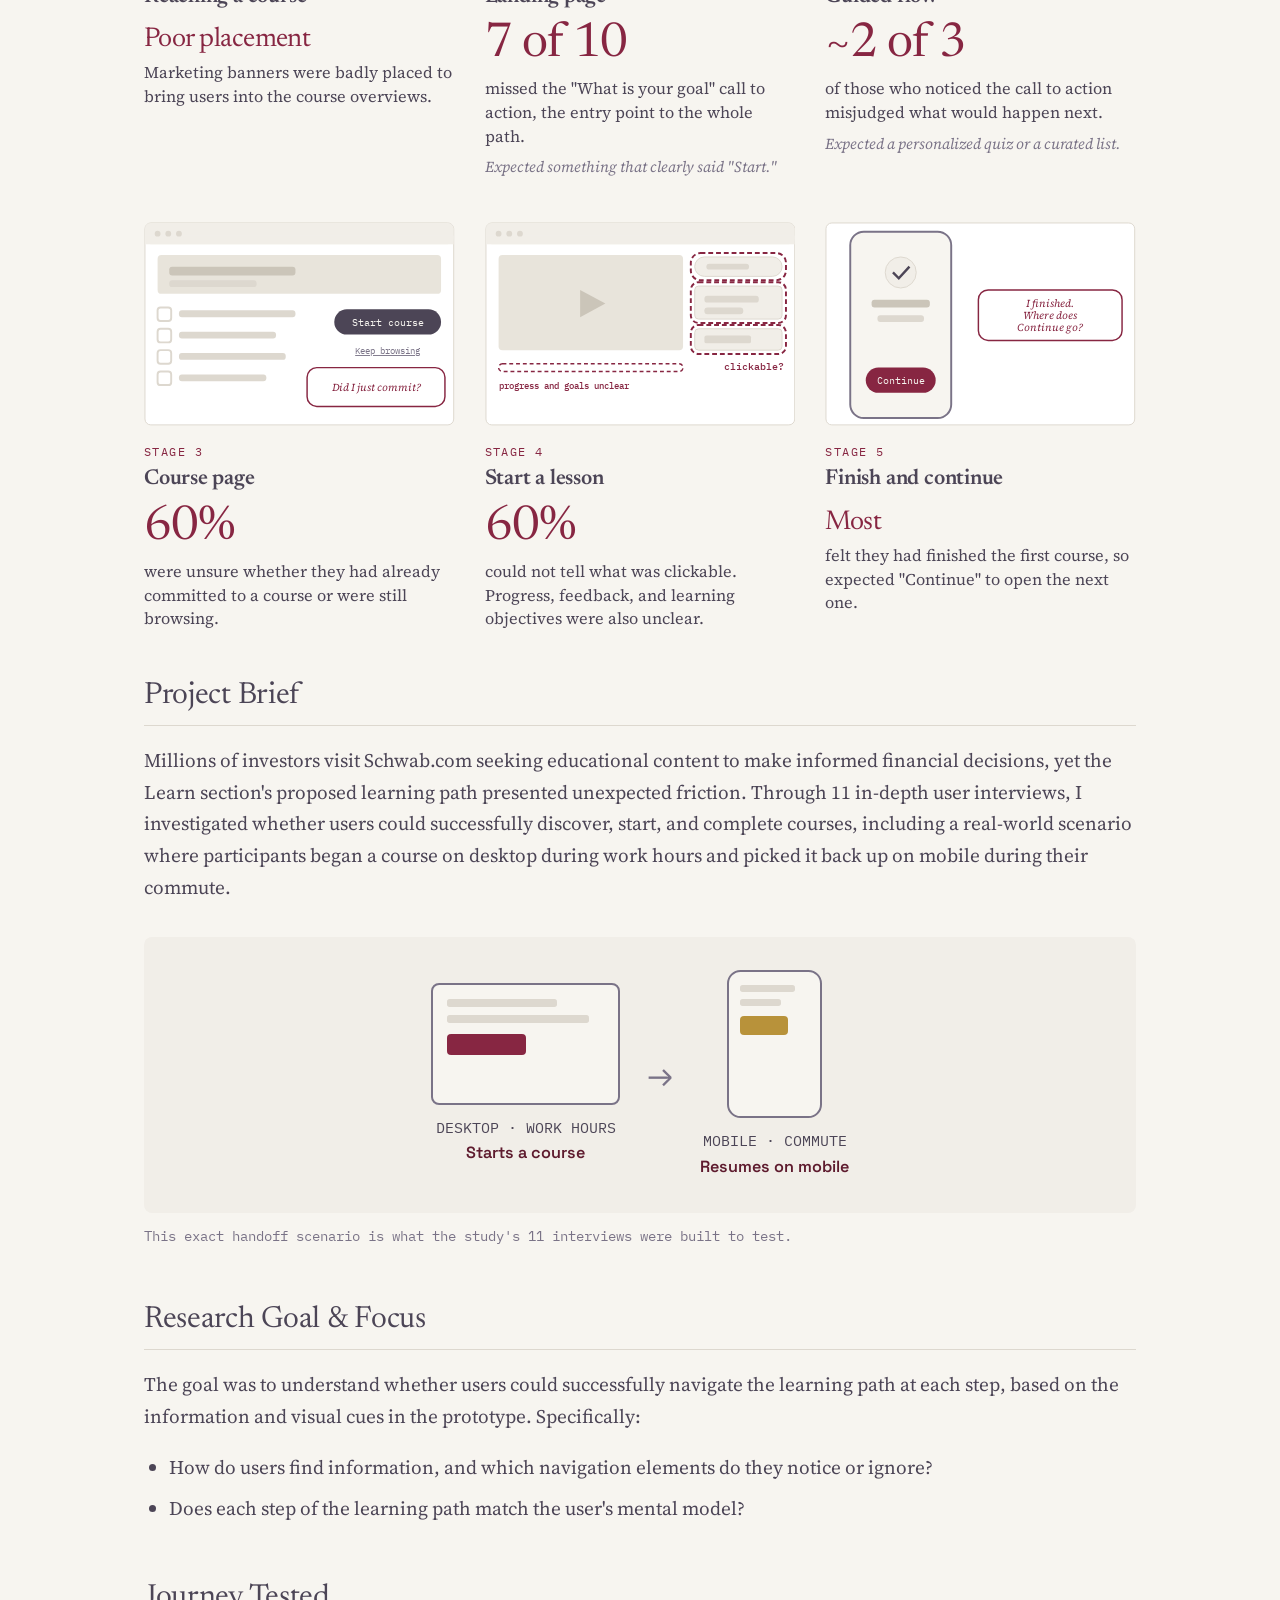
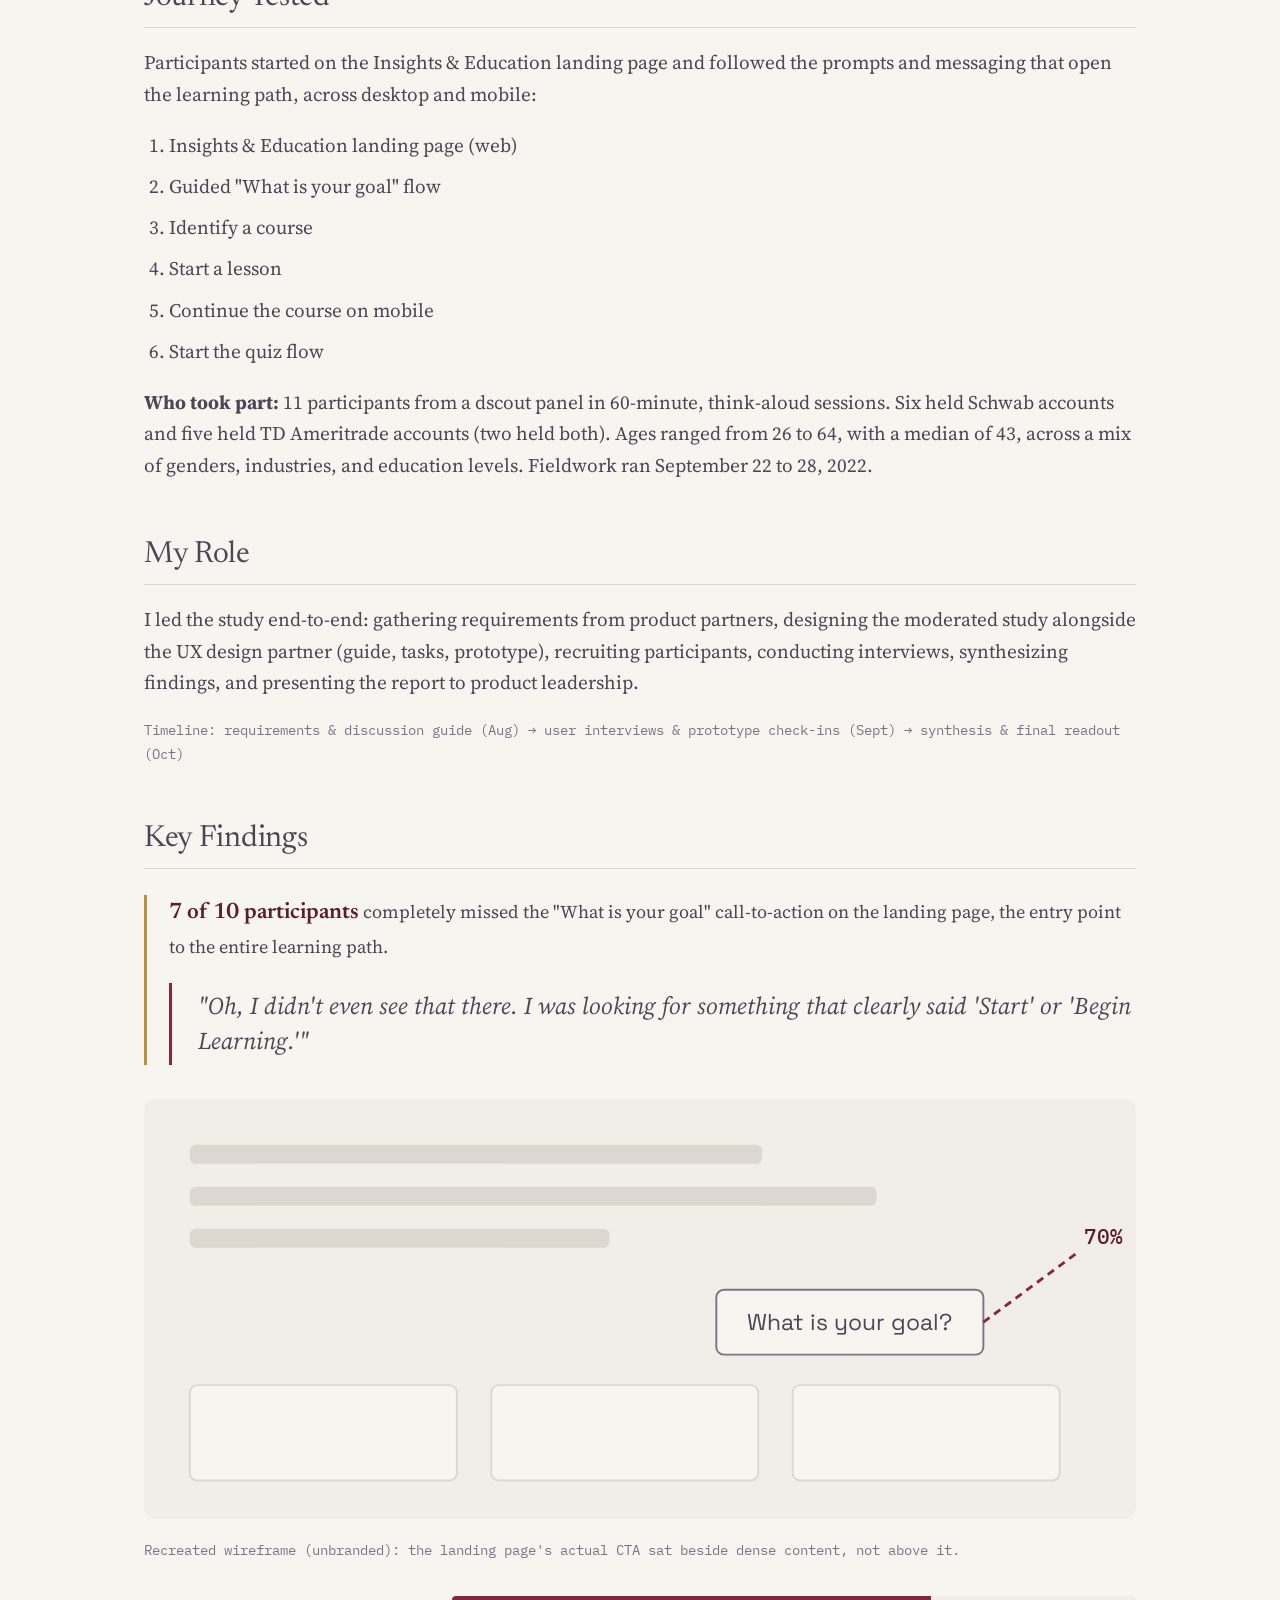
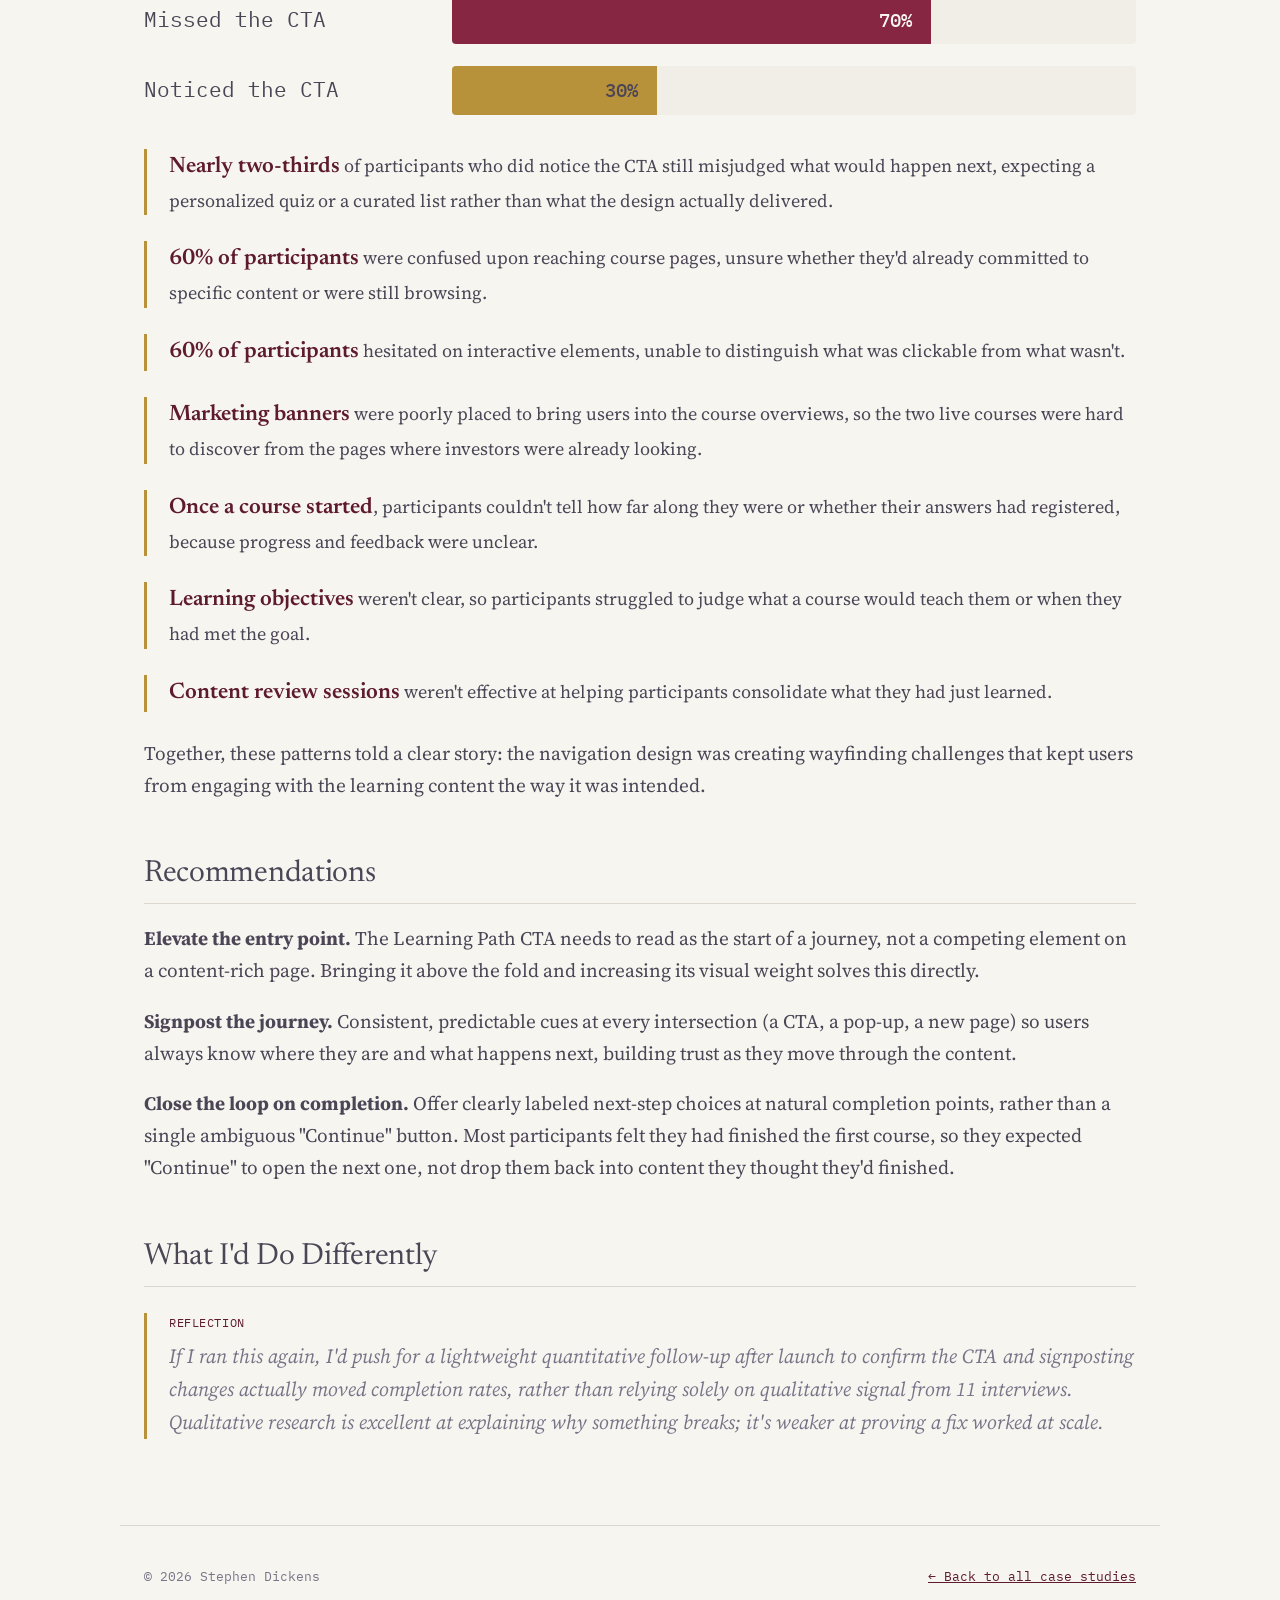
<file: case-study-schwab.html>
<!DOCTYPE html>
<html lang="en">
<head>
<meta charset="UTF-8">
<meta name="viewport" content="width=device-width, initial-scale=1.0">
<title>Bridging Knowledge Gaps: Schwab's Learn Section | Stephen Dickens</title>
<link rel="preconnect" href="https://fonts.googleapis.com">
<link href="https://fonts.googleapis.com/css2?family=Newsreader:opsz,wght@6..72,400;6..72,600&family=Space+Grotesk:wght@500;700&family=Source+Serif+4:ital,wght@0,400;0,600;1,400&family=IBM+Plex+Mono:wght@400;500&display=swap" rel="stylesheet">
<link rel="stylesheet" href="style.css?v=38">
</head>
<body>

<nav class="site-nav">
  <a class="brand" href="index.html">Stephen Dickens</a>
  <ul>
    <li><a href="index.html">Home</a></li>
    <li><a href="case-studies.html" class="active">Case Studies</a></li>
    <li><a href="research-process.html">Research Process</a></li>
    <li><a href="resume.html">Resume</a></li>
    <li><a href="contact.html">Contact</a></li>
  </ul>
</nav>

<div class="cs-header">
  <div class="company mono">Charles Schwab · Moderated Usability Study</div>
  <h1>Bridging Knowledge Gaps: Optimizing Schwab's Learn Section for Multi-Device Learning Journeys</h1>
  <dl class="study-facts">
    <div><dt>Method</dt><dd>Dual-device moderated usability, think-aloud</dd></div>
    <div><dt>Sample</dt><dd>11 dscout panelists, desktop and mobile</dd></div>
    <div><dt>My role</dt><dd>Lead researcher, end to end</dd></div>
    <div><dt>Timeline</dt><dd>Aug to Oct 2022</dd></div>
  </dl>
</div>

<nav class="cs-nav" aria-label="On this page">
  <a href="#summary">Summary</a><a href="#journey">Journey</a><a href="#sec-0">Brief</a><a href="#sec-1">Goal</a><a href="#sec-2">Method</a><a href="#sec-3">Role</a><a href="#sec-4">Findings</a><a href="#sec-5">Recommendations</a><a href="#sec-6">Reflection</a>
</nav>

<div class="skim-box" id="summary">
  <div class="stat-strip">
    <div>
      <span class="stat-num">11</span>
      <span class="stat-label">In-depth interviews</span>
    </div>
    <div>
      <span class="stat-num">70%</span>
      <span class="stat-label">Missed the primary CTA entirely</span>
    </div>
    <div>
      <span class="stat-num">60%</span>
      <span class="stat-label">Unsure what was clickable</span>
    </div>
  </div>

  <div class="problem-outcome">
    <strong>Problem:</strong> Investors visiting Schwab's redesigned Learn section couldn't find, start, or resume educational courses the way the design intended, especially when switching from desktop to mobile mid-course.<br><br>
    <strong>Outcome:</strong> At the time of the study, two courses were live. Research showed marketing banners were poorly placed to bring users into course overviews, and that once learners started, progress and feedback were unclear, learning objectives were hard to find, and content review sessions weren't effective. I delivered three recommendations on the entry point, signposting, and completion flow. Schwab.com's Learn tab now offers a full Courses section.
  </div>
</div>

<section id="journey" class="journey-wrap" aria-labelledby="journeyTitle">
  <h2 id="journeyTitle">Where the journey <em class="hl">broke down</em></h2>
  <p class="j-lede">Recreated wireframes. Each stage shows where participants lost the thread, using the study's own numbers.</p>
  <ol class="j-grid">
    <li>
      <figure class="j-shot">
      <svg viewBox="0 0 320 210" xmlns="http://www.w3.org/2000/svg" role="img" aria-label="Wireframe: a page with a small banner off to the side">
        <title>Wireframe: a page with a small banner off to the side</title><desc>Generic page layout where the course banner sits in a corner, away from the main content.</desc>
        <rect x="1" y="1" width="318" height="208" rx="6" fill="#FFFFFF" stroke="#DDD8CF"/>
        <rect x="1" y="1" width="318" height="22" rx="6" fill="#F1EEE8"/><rect x="1" y="14" width="318" height="9" fill="#F1EEE8"/>
        <circle cx="14" cy="12" r="3" fill="#DDD8CF"/><circle cx="25" cy="12" r="3" fill="#DDD8CF"/><circle cx="36" cy="12" r="3" fill="#DDD8CF"/>
        
 <rect x="14" y="34" width="140" height="9" rx="3" fill="#CBC5B9"/><rect x="14" y="48" width="100" height="7" rx="3" fill="#DDD8CF"/>
 <rect x="14" y="64" width="292" height="62" rx="4" fill="#E8E4DB"/>
 <rect x="26" y="78" width="120" height="8" rx="3" fill="#CBC5B9"/><rect x="26" y="92" width="90" height="7" rx="3" fill="#DDD8CF"/>
 <rect x="14" y="140" width="170" height="7" rx="3" fill="#DDD8CF"/><rect x="14" y="154" width="150" height="7" rx="3" fill="#DDD8CF"/><rect x="14" y="168" width="160" height="7" rx="3" fill="#DDD8CF"/><rect x="14" y="182" width="120" height="7" rx="3" fill="#DDD8CF"/>
 <rect x="214" y="146" width="92" height="40" rx="4" fill="#B8923A"/><rect x="224" y="158" width="52" height="6" rx="3" fill="#FFFFFF"/><rect x="224" y="170" width="36" height="6" rx="3" fill="#FFFFFF"/>
 <rect x="208" y="140" width="104" height="52" rx="8" fill="none" stroke="#872642" stroke-width="2" stroke-dasharray="5 3"/><text x="310" y="134" text-anchor="end" font-family="IBM Plex Mono, monospace" font-size="9.5" font-style="normal" fill="#872642" font-weight="500">banner placement</text>

      </svg>
      </figure>
      <span class="j-step">Arrival</span>
      <h3 class="j-name">Reaching a course</h3>
      <div class="j-stat j-text">Poor placement</div>
      <p class="j-issue">Marketing banners were badly placed to bring users into the course overviews.</p>
    </li>
    <li>
      <figure class="j-shot">
      <svg viewBox="0 0 320 210" xmlns="http://www.w3.org/2000/svg" role="img" aria-label="Wireframe: landing page with a low-key call to action">
        <title>Wireframe: landing page with a low-key call to action</title><desc>Generic landing page with content cards and a quiet call to action below them that is easy to miss.</desc>
        <rect x="1" y="1" width="318" height="208" rx="6" fill="#FFFFFF" stroke="#DDD8CF"/>
        <rect x="1" y="1" width="318" height="22" rx="6" fill="#F1EEE8"/><rect x="1" y="14" width="318" height="9" fill="#F1EEE8"/>
        <circle cx="14" cy="12" r="3" fill="#DDD8CF"/><circle cx="25" cy="12" r="3" fill="#DDD8CF"/><circle cx="36" cy="12" r="3" fill="#DDD8CF"/>
        
 <rect x="14" y="34" width="130" height="10" rx="3" fill="#CBC5B9"/><rect x="14" y="50" width="90" height="7" rx="3" fill="#DDD8CF"/>
 <rect x="14" y="68" width="92" height="52" rx="4" fill="#E8E4DB"/><rect x="114" y="68" width="92" height="52" rx="4" fill="#E8E4DB"/><rect x="214" y="68" width="92" height="52" rx="4" fill="#E8E4DB"/>
 <rect x="14" y="126" width="70" height="7" rx="3" fill="#DDD8CF"/><rect x="114" y="126" width="70" height="7" rx="3" fill="#DDD8CF"/><rect x="214" y="126" width="70" height="7" rx="3" fill="#DDD8CF"/>
 <rect x="14" y="160" width="124" height="28" rx="14" fill="#F1EEE8" stroke="#DDD8CF"/>
 <text x="76" y="178" text-anchor="middle" font-family="IBM Plex Mono, monospace" font-size="9.5" fill="#7A7387">What is your goal</text>
 <rect x="8" y="154" width="136" height="40" rx="16" fill="none" stroke="#872642" stroke-width="2" stroke-dasharray="5 3"/><text x="156" y="178" text-anchor="start" font-family="IBM Plex Mono, monospace" font-size="10" font-style="normal" fill="#872642" font-weight="500">easy to miss</text>

      </svg>
      </figure>
      <span class="j-step">Stage 1</span>
      <h3 class="j-name">Landing page</h3>
      <div class="j-stat">7 of 10</div>
      <p class="j-issue">missed the "What is your goal" call to action, the entry point to the whole path.</p>
      <p class="j-expect">Expected something that clearly said "Start."</p>
    </li>
    <li>
      <figure class="j-shot">
      <svg viewBox="0 0 320 210" xmlns="http://www.w3.org/2000/svg" role="img" aria-label="Wireframe: guided step screen">
        <title>Wireframe: guided step screen</title><desc>Generic guided flow with three options and a next button, with a thought bubble asking what happens next.</desc>
        <rect x="1" y="1" width="318" height="208" rx="6" fill="#FFFFFF" stroke="#DDD8CF"/>
        <rect x="1" y="1" width="318" height="22" rx="6" fill="#F1EEE8"/><rect x="1" y="14" width="318" height="9" fill="#F1EEE8"/>
        <circle cx="14" cy="12" r="3" fill="#DDD8CF"/><circle cx="25" cy="12" r="3" fill="#DDD8CF"/><circle cx="36" cy="12" r="3" fill="#DDD8CF"/>
        
 <rect x="14" y="34" width="38" height="6" rx="3" fill="#872642"/><rect x="56" y="34" width="38" height="6" rx="3" fill="#DDD8CF"/><rect x="98" y="34" width="38" height="6" rx="3" fill="#DDD8CF"/>
 <rect x="14" y="52" width="150" height="10" rx="3" fill="#CBC5B9"/><rect x="14" y="68" width="110" height="7" rx="3" fill="#DDD8CF"/>
 <rect x="14" y="86" width="92" height="42" rx="4" fill="#F1EEE8" stroke="#DDD8CF"/><rect x="114" y="86" width="92" height="42" rx="4" fill="#F1EEE8" stroke="#DDD8CF"/><rect x="214" y="86" width="92" height="42" rx="4" fill="#F1EEE8" stroke="#DDD8CF"/>
 <rect x="24" y="102" width="56" height="7" rx="3" fill="#DDD8CF"/><rect x="124" y="102" width="56" height="7" rx="3" fill="#DDD8CF"/><rect x="224" y="102" width="56" height="7" rx="3" fill="#DDD8CF"/>
 <rect x="222" y="170" width="84" height="26" rx="13" fill="#4C4556"/><text x="264" y="187" text-anchor="middle" font-family="IBM Plex Mono, monospace" font-size="10" fill="#F7F5F0">Next</text>
 <rect x="20" y="150" width="160" height="40" rx="10" fill="#FFFFFF" stroke="#872642" stroke-width="1.5"/><text x="100.0" y="174.0" text-anchor="middle" font-family="Source Serif 4, serif" font-style="italic" font-size="11" fill="#872642"><tspan x="100.0" dy="0">What happens next?</tspan></text>

      </svg>
      </figure>
      <span class="j-step">Stage 2</span>
      <h3 class="j-name">Guided flow</h3>
      <div class="j-stat">~2 of 3</div>
      <p class="j-issue">of those who noticed the call to action misjudged what would happen next.</p>
      <p class="j-expect">Expected a personalized quiz or a curated list.</p>
    </li>
    <li>
      <figure class="j-shot">
      <svg viewBox="0 0 320 210" xmlns="http://www.w3.org/2000/svg" role="img" aria-label="Wireframe: course overview page">
        <title>Wireframe: course overview page</title><desc>Generic course overview with a lesson list, a start button and a browse link, with a thought bubble asking whether the user has committed.</desc>
        <rect x="1" y="1" width="318" height="208" rx="6" fill="#FFFFFF" stroke="#DDD8CF"/>
        <rect x="1" y="1" width="318" height="22" rx="6" fill="#F1EEE8"/><rect x="1" y="14" width="318" height="9" fill="#F1EEE8"/>
        <circle cx="14" cy="12" r="3" fill="#DDD8CF"/><circle cx="25" cy="12" r="3" fill="#DDD8CF"/><circle cx="36" cy="12" r="3" fill="#DDD8CF"/>
        
 <rect x="14" y="34" width="292" height="40" rx="4" fill="#E8E4DB"/><rect x="26" y="46" width="130" height="9" rx="3" fill="#CBC5B9"/><rect x="26" y="60" width="90" height="7" rx="3" fill="#DDD8CF"/>
 <rect x="14" y="88" width="14" height="14" rx="3" fill="none" stroke="#DDD8CF" stroke-width="2"/><rect x="36" y="91" width="120" height="7" rx="3" fill="#DDD8CF"/>
 <rect x="14" y="110" width="14" height="14" rx="3" fill="none" stroke="#DDD8CF" stroke-width="2"/><rect x="36" y="113" width="100" height="7" rx="3" fill="#DDD8CF"/>
 <rect x="14" y="132" width="14" height="14" rx="3" fill="none" stroke="#DDD8CF" stroke-width="2"/><rect x="36" y="135" width="110" height="7" rx="3" fill="#DDD8CF"/>
 <rect x="14" y="154" width="14" height="14" rx="3" fill="none" stroke="#DDD8CF" stroke-width="2"/><rect x="36" y="157" width="90" height="7" rx="3" fill="#DDD8CF"/>
 <rect x="196" y="90" width="110" height="26" rx="13" fill="#4C4556"/><text x="251" y="107" text-anchor="middle" font-family="IBM Plex Mono, monospace" font-size="10" fill="#F7F5F0">Start course</text>
 <text x="251" y="136" text-anchor="middle" font-family="IBM Plex Mono, monospace" font-size="9.5" fill="#7A7387" text-decoration="underline">Keep browsing</text>
 <rect x="168" y="150" width="142" height="40" rx="10" fill="#FFFFFF" stroke="#872642" stroke-width="1.5"/><text x="239.0" y="174.0" text-anchor="middle" font-family="Source Serif 4, serif" font-style="italic" font-size="11" fill="#872642"><tspan x="239.0" dy="0">Did I just commit?</tspan></text>

      </svg>
      </figure>
      <span class="j-step">Stage 3</span>
      <h3 class="j-name">Course page</h3>
      <div class="j-stat">60%</div>
      <p class="j-issue">were unsure whether they had already committed to a course or were still browsing.</p>
    </li>
    <li>
      <figure class="j-shot">
      <svg viewBox="0 0 320 210" xmlns="http://www.w3.org/2000/svg" role="img" aria-label="Wireframe: lesson screen">
        <title>Wireframe: lesson screen</title><desc>Generic lesson screen where several elements look alike and it is unclear which are clickable, with no clear progress or goals.</desc>
        <rect x="1" y="1" width="318" height="208" rx="6" fill="#FFFFFF" stroke="#DDD8CF"/>
        <rect x="1" y="1" width="318" height="22" rx="6" fill="#F1EEE8"/><rect x="1" y="14" width="318" height="9" fill="#F1EEE8"/>
        <circle cx="14" cy="12" r="3" fill="#DDD8CF"/><circle cx="25" cy="12" r="3" fill="#DDD8CF"/><circle cx="36" cy="12" r="3" fill="#DDD8CF"/>
        
 <rect x="14" y="34" width="190" height="98" rx="4" fill="#E8E4DB"/><polygon points="98,70 98,98 124,84" fill="#CBC5B9"/>
 <rect x="14" y="146" width="190" height="8" rx="4" fill="none" stroke="#872642" stroke-width="1.5" stroke-dasharray="4 3"/><text x="14" y="172" text-anchor="start" font-family="IBM Plex Mono, monospace" font-size="9.5" font-style="normal" fill="#872642" font-weight="500">progress and goals unclear</text>
 <rect x="216" y="36" width="90" height="20" rx="10" fill="#F1EEE8" stroke="#DDD8CF"/><rect x="228" y="43" width="44" height="6" rx="3" fill="#DDD8CF"/>
 <rect x="216" y="66" width="90" height="34" rx="4" fill="#F1EEE8" stroke="#DDD8CF"/><rect x="226" y="76" width="56" height="7" rx="3" fill="#DDD8CF"/><rect x="226" y="88" width="40" height="7" rx="3" fill="#DDD8CF"/>
 <rect x="216" y="110" width="90" height="22" rx="4" fill="#F1EEE8" stroke="#DDD8CF"/><rect x="226" y="117" width="48" height="8" rx="2" fill="#DDD8CF"/>
 <rect x="212" y="32" width="98" height="28" rx="10" fill="none" stroke="#872642" stroke-width="2" stroke-dasharray="5 3"/><rect x="212" y="62" width="98" height="42" rx="8" fill="none" stroke="#872642" stroke-width="2" stroke-dasharray="5 3"/><rect x="212" y="106" width="98" height="30" rx="8" fill="none" stroke="#872642" stroke-width="2" stroke-dasharray="5 3"/>
 <text x="308" y="152" text-anchor="end" font-family="IBM Plex Mono, monospace" font-size="10" font-style="normal" fill="#872642" font-weight="500">clickable?</text>

      </svg>
      </figure>
      <span class="j-step">Stage 4</span>
      <h3 class="j-name">Start a lesson</h3>
      <div class="j-stat">60%</div>
      <p class="j-issue">could not tell what was clickable. Progress, feedback, and learning objectives were also unclear.</p>
    </li>
    <li>
      <figure class="j-shot">
      <svg viewBox="0 0 320 210" xmlns="http://www.w3.org/2000/svg" role="img" aria-label="Wireframe: mobile course complete screen">
        <title>Wireframe: mobile course complete screen</title><desc>Generic phone screen shown after finishing a course, with a single Continue button and a thought bubble asking where it leads.</desc>
        <rect x="1" y="1" width="318" height="208" rx="6" fill="#FFFFFF" stroke="#DDD8CF"/>
        <rect x="26" y="10" width="104" height="192" rx="14" fill="#F7F5F0" stroke="#7A7387" stroke-width="2"/>
        <circle cx="78" cy="52" r="16" fill="#F1EEE8" stroke="#DDD8CF"/><path d="M70 52 l6 6 l11 -12" fill="none" stroke="#4C4556" stroke-width="2.5"/>
        <rect x="48" y="80" width="60" height="8" rx="3" fill="#CBC5B9"/><rect x="54" y="96" width="48" height="7" rx="3" fill="#DDD8CF"/>
        <rect x="42" y="150" width="72" height="26" rx="13" fill="#872642"/><text x="78" y="167" text-anchor="middle" font-family="IBM Plex Mono, monospace" font-size="10" fill="#F7F5F0">Continue</text>
        <rect x="158" y="70" width="148" height="52" rx="10" fill="#FFFFFF" stroke="#872642" stroke-width="1.5"/><text x="232.0" y="88.0" text-anchor="middle" font-family="Source Serif 4, serif" font-style="italic" font-size="11" fill="#872642"><tspan x="232.0" dy="0">I finished.</tspan><tspan x="232.0" dy="12">Where does</tspan><tspan x="232.0" dy="12">Continue go?</tspan></text>
      </svg>
      </figure>
      <span class="j-step">Stage 5</span>
      <h3 class="j-name">Finish and continue</h3>
      <div class="j-stat j-text">Most</div>
      <p class="j-issue">felt they had finished the first course, so expected "Continue" to open the next one.</p>
    </li>
  </ol>
</section>

<div class="detail-body open-study">

    <h3 id="sec-0">Project Brief</h3>
    <p>Millions of investors visit Schwab.com seeking educational content to make informed financial decisions, yet the Learn section's proposed learning path presented unexpected friction. Through 11 in-depth user interviews, I investigated whether users could successfully discover, start, and complete courses, including a real-world scenario where participants began a course on desktop during work hours and picked it back up on mobile during their commute.</p>

    <figure class="cs-visual">
      <div style="background:#F1EEE8; border-radius:6px; padding:24px; display:flex; align-items:center; justify-content:center; gap:20px; flex-wrap:wrap;">
        <div style="text-align:center;">
          <div style="width:140px; height:90px; background:#F7F5F0; border:1.5px solid #7A7387; border-radius:6px; padding:10px; text-align:left;">
            <div style="height:6px; width:70%; background:#DDD8CF; border-radius:2px; margin-bottom:6px;"></div>
            <div style="height:6px; width:90%; background:#DDD8CF; border-radius:2px; margin-bottom:6px;"></div>
            <div style="height:16px; width:50%; background:#872642; border-radius:3px; margin-top:8px;"></div>
          </div>
          <div style="font-family:'IBM Plex Mono',monospace; font-size:11px; color:#4C4556; margin-top:8px;">DESKTOP · WORK HOURS</div>
          <div style="font-family:'Space Grotesk',sans-serif; font-size:12px; color:#5E1B2E; font-weight:600;">Starts a course</div>
        </div>
        <div style="font-family:'Space Grotesk',sans-serif; font-size:24px; color:#7A7387;">→</div>
        <div style="text-align:center;">
          <div style="width:70px; height:110px; background:#F7F5F0; border:1.5px solid #7A7387; border-radius:10px; padding:10px 8px; margin:0 auto; text-align:left;">
            <div style="height:5px; width:80%; background:#DDD8CF; border-radius:2px; margin-bottom:5px;"></div>
            <div style="height:5px; width:60%; background:#DDD8CF; border-radius:2px; margin-bottom:8px;"></div>
            <div style="height:14px; width:70%; background:#B8923A; border-radius:3px;"></div>
          </div>
          <div style="font-family:'IBM Plex Mono',monospace; font-size:11px; color:#4C4556; margin-top:8px;">MOBILE · COMMUTE</div>
          <div style="font-family:'Space Grotesk',sans-serif; font-size:12px; color:#5E1B2E; font-weight:600;">Resumes on mobile</div>
        </div>
      </div>
      <figcaption>This exact handoff scenario is what the study's 11 interviews were built to test.</figcaption>
    </figure>

    <h3 id="sec-1">Research Goal &amp; Focus</h3>
    <p>The goal was to understand whether users could successfully navigate the learning path at each step, based on the information and visual cues in the prototype. Specifically:</p>
    <ul>
      <li>How do users find information, and which navigation elements do they notice or ignore?</li>
      <li>Does each step of the learning path match the user's mental model?</li>
    </ul>

    <h3 id="sec-2">Journey Tested</h3>
    <p>Participants started on the Insights &amp; Education landing page and followed the prompts and messaging that open the learning path, across desktop and mobile:</p>
    <ol>
      <li>Insights &amp; Education landing page (web)</li>
      <li>Guided "What is your goal" flow</li>
      <li>Identify a course</li>
      <li>Start a lesson</li>
      <li>Continue the course on mobile</li>
      <li>Start the quiz flow</li>
    </ol>
    <p><strong>Who took part:</strong> 11 participants from a dscout panel in 60-minute, think-aloud sessions. Six held Schwab accounts and five held TD Ameritrade accounts (two held both). Ages ranged from 26 to 64, with a median of 43, across a mix of genders, industries, and education levels. Fieldwork ran September 22 to 28, 2022.</p>

    <h3 id="sec-3">My Role</h3>
    <p>I led the study end-to-end: gathering requirements from product partners, designing the moderated study alongside the UX design partner (guide, tasks, prototype), recruiting participants, conducting interviews, synthesizing findings, and presenting the report to product leadership.</p>
    <p class="timeline-note">Timeline: requirements &amp; discussion guide (Aug) → user interviews &amp; prototype check-ins (Sept) → synthesis &amp; final readout (Oct)</p>

    <h3 id="sec-4">Key Findings</h3>

    <div class="finding">
      <span class="finding-stat">7 of 10 participants</span> completely missed the "What is your goal" call-to-action on the landing page, the entry point to the entire learning path.
      <blockquote class="pull">"Oh, I didn't even see that there. I was looking for something that clearly said 'Start' or 'Begin Learning.'"</blockquote>
    </div>

    <figure class="cs-visual">
      <svg viewBox="0 0 520 220" xmlns="http://www.w3.org/2000/svg" role="img" aria-labelledby="ctaWireTitle ctaWireDesc">
        <title id="ctaWireTitle">Generic course landing page wireframe</title>
        <desc id="ctaWireDesc">A recreated, unbranded wireframe showing a content-heavy landing page with a small call-to-action button that most participants missed.</desc>
        <rect x="0" y="0" width="520" height="220" rx="6" fill="#F1EEE8"/>
        <rect x="24" y="24" width="300" height="10" rx="3" fill="#DDD8CF"/>
        <rect x="24" y="46" width="360" height="10" rx="3" fill="#DDD8CF"/>
        <rect x="24" y="68" width="220" height="10" rx="3" fill="#DDD8CF"/>
        <rect x="300" y="100" width="140" height="34" rx="4" fill="#F7F5F0" stroke="#7A7387" stroke-width="1"/>
        <text x="370" y="121" text-anchor="middle" font-family="Space Grotesk, sans-serif" font-size="12" fill="#4C4556">What is your goal?</text>
        <line x1="440" y1="117" x2="490" y2="80" stroke="#872642" stroke-width="1.5" stroke-dasharray="4 3"/>
        <text x="493" y="76" font-family="IBM Plex Mono, monospace" font-size="11" fill="#5E1B2E" font-weight="500">70% missed this</text>
        <rect x="24" y="150" width="140" height="50" rx="4" fill="#F7F5F0" stroke="#DDD8CF" stroke-width="1"/>
        <rect x="182" y="150" width="140" height="50" rx="4" fill="#F7F5F0" stroke="#DDD8CF" stroke-width="1"/>
        <rect x="340" y="150" width="140" height="50" rx="4" fill="#F7F5F0" stroke="#DDD8CF" stroke-width="1"/>
      </svg>
      <figcaption>Recreated wireframe (unbranded): the landing page's actual CTA sat beside dense content, not above it.</figcaption>
    </figure>

    <div class="cs-visual">
      <div class="stat-bar-row">
        <span class="stat-bar-label">Missed the CTA</span>
        <div class="stat-bar-track"><div class="stat-bar-fill rose" style="width:70%">70%</div></div>
      </div>
      <div class="stat-bar-row">
        <span class="stat-bar-label">Noticed the CTA</span>
        <div class="stat-bar-track"><div class="stat-bar-fill blue" style="width:30%">30%</div></div>
      </div>
    </div>

    <div class="finding">
      <span class="finding-stat">Nearly two-thirds</span> of participants who did notice the CTA still misjudged what would happen next, expecting a personalized quiz or a curated list rather than what the design actually delivered.
    </div>

    <div class="finding">
      <span class="finding-stat">60% of participants</span> were confused upon reaching course pages, unsure whether they'd already committed to specific content or were still browsing.
    </div>

    <div class="finding">
      <span class="finding-stat">60% of participants</span> hesitated on interactive elements, unable to distinguish what was clickable from what wasn't.
    </div>

    <div class="finding">
      <span class="finding-stat">Marketing banners</span> were poorly placed to bring users into the course overviews, so the two live courses were hard to discover from the pages where investors were already looking.
    </div>

    <div class="finding">
      <span class="finding-stat">Once a course started</span>, participants couldn't tell how far along they were or whether their answers had registered, because progress and feedback were unclear.
    </div>

    <div class="finding">
      <span class="finding-stat">Learning objectives</span> weren't clear, so participants struggled to judge what a course would teach them or when they had met the goal.
    </div>

    <div class="finding">
      <span class="finding-stat">Content review sessions</span> weren't effective at helping participants consolidate what they had just learned.
    </div>

    <p>Together, these patterns told a clear story: the navigation design was creating wayfinding challenges that kept users from engaging with the learning content the way it was intended.</p>

    <h3 id="sec-5">Recommendations</h3>
    <p><strong>Elevate the entry point.</strong> The Learning Path CTA needs to read as the start of a journey, not a competing element on a content-rich page. Bringing it above the fold and increasing its visual weight solves this directly.</p>
    <p><strong>Signpost the journey.</strong> Consistent, predictable cues at every intersection (a CTA, a pop-up, a new page) so users always know where they are and what happens next, building trust as they move through the content.</p>
    <p><strong>Close the loop on completion.</strong> Offer clearly labeled next-step choices at natural completion points, rather than a single ambiguous "Continue" button. Most participants felt they had finished the first course, so they expected "Continue" to open the next one, not drop them back into content they thought they'd finished.</p>

    <h3 id="sec-6">What I'd Do Differently</h3>
    <div class="reflection">
      <span class="reflection-label">Reflection</span>
      <p>If I ran this again, I'd push for a lightweight quantitative follow-up after launch to confirm the CTA and signposting changes actually moved completion rates, rather than relying solely on qualitative signal from 11 interviews. Qualitative research is excellent at explaining why something breaks; it's weaker at proving a fix worked at scale.</p>
    </div>
  </div>

<footer>
  <div>© 2026 Stephen Dickens</div>
  <div><a href="case-studies.html">← Back to all case studies</a></div>
</footer>

<script>
(function () {
  var links = Array.prototype.slice.call(document.querySelectorAll('.cs-nav a'));
  var items = links.map(function (a) { return { a: a, el: document.getElementById(a.getAttribute('href').slice(1)) }; }).filter(function (x) { return x.el; });
  function setOn(a) { links.forEach(function (l) { l.classList.toggle('on', l === a); }); if (a && a.scrollIntoView) { var n = a.parentNode; n.scrollLeft = a.offsetLeft - n.clientWidth / 2 + a.clientWidth / 2; } }
  var lock = null;
  function update() {
    if (lock) return;
    var line = 120, cur = items[0];
    items.forEach(function (x) { if (x.el.getBoundingClientRect().top <= line) cur = x; });
    if (window.innerHeight + window.scrollY >= document.documentElement.scrollHeight - 4) cur = items[items.length - 1];
    setOn(cur.a);
  }
  links.forEach(function (a) {
    a.addEventListener('click', function () {
      setOn(a); clearTimeout(lock); lock = setTimeout(function () { lock = null; update(); }, 900);
    });
  });
  window.addEventListener('scroll', update, { passive: true });
  window.addEventListener('resize', update);
  update();
})();
</script>
</body>
</html>
</file>
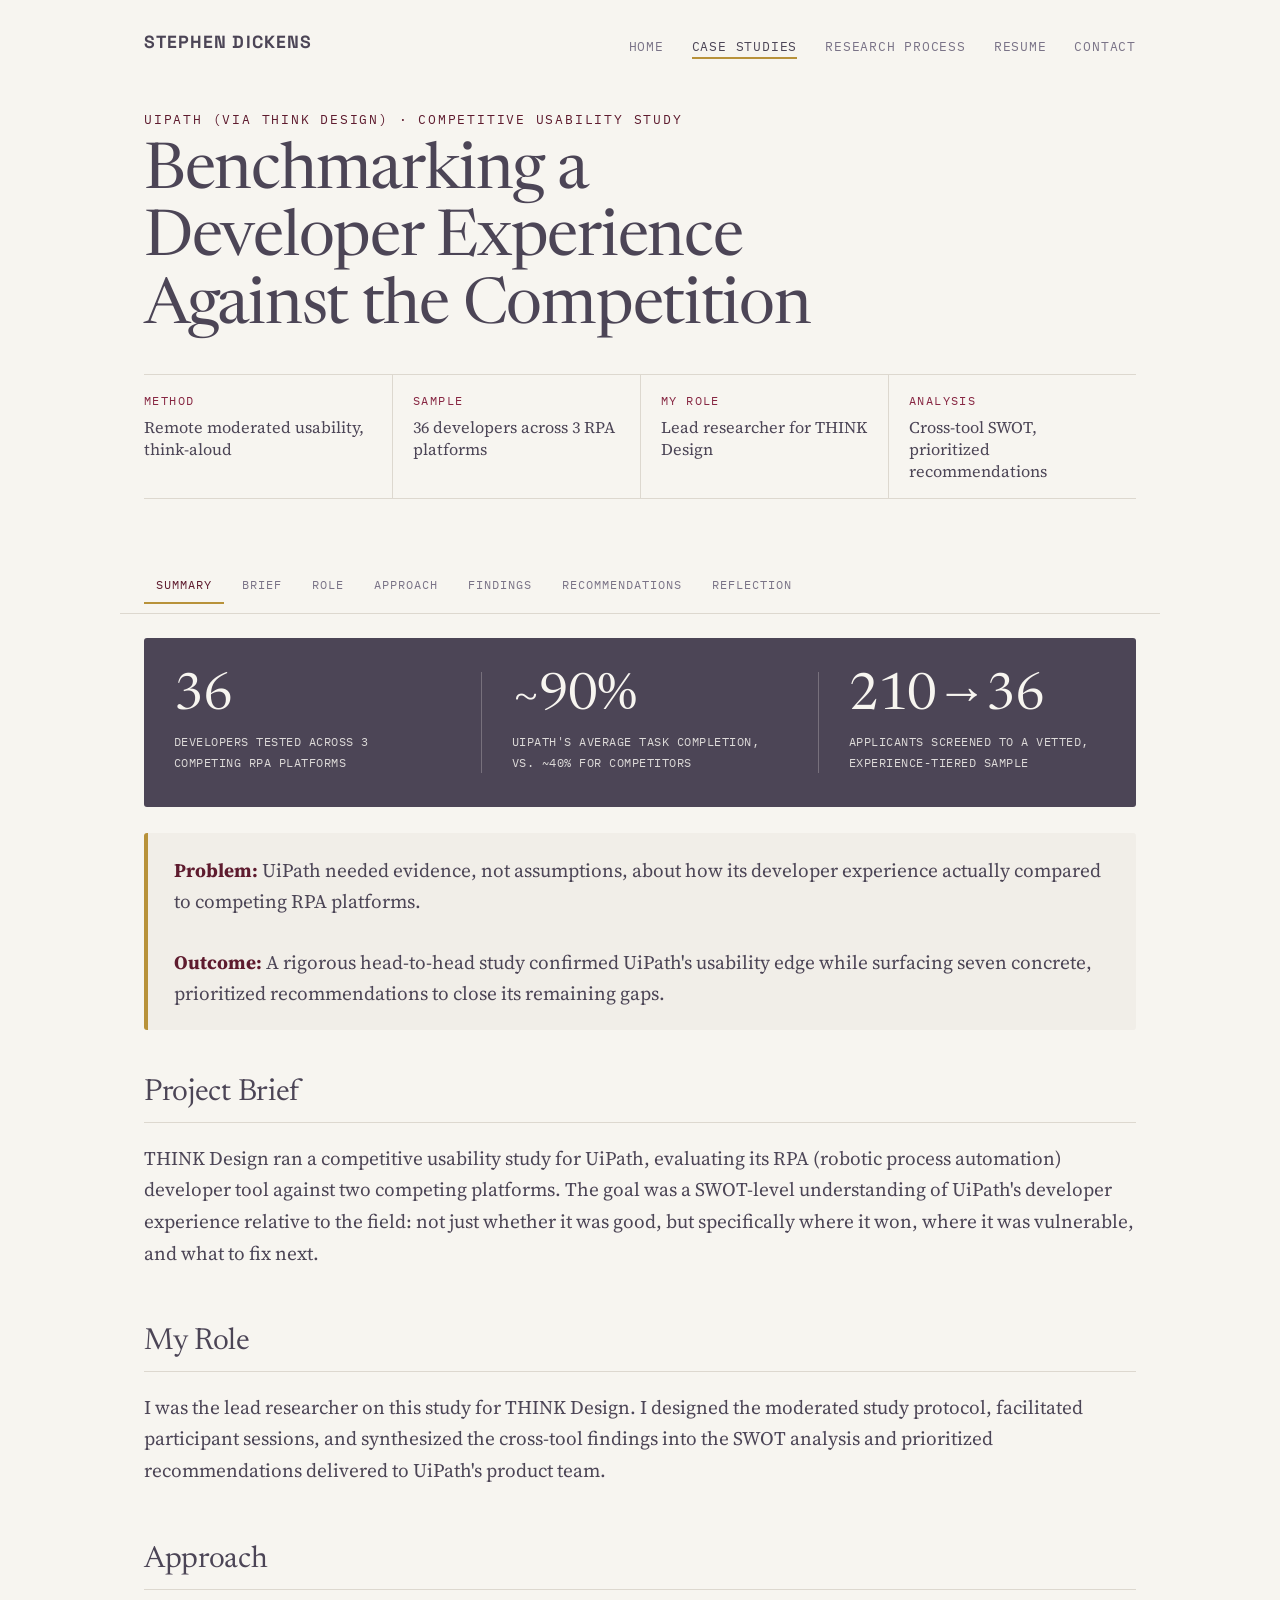
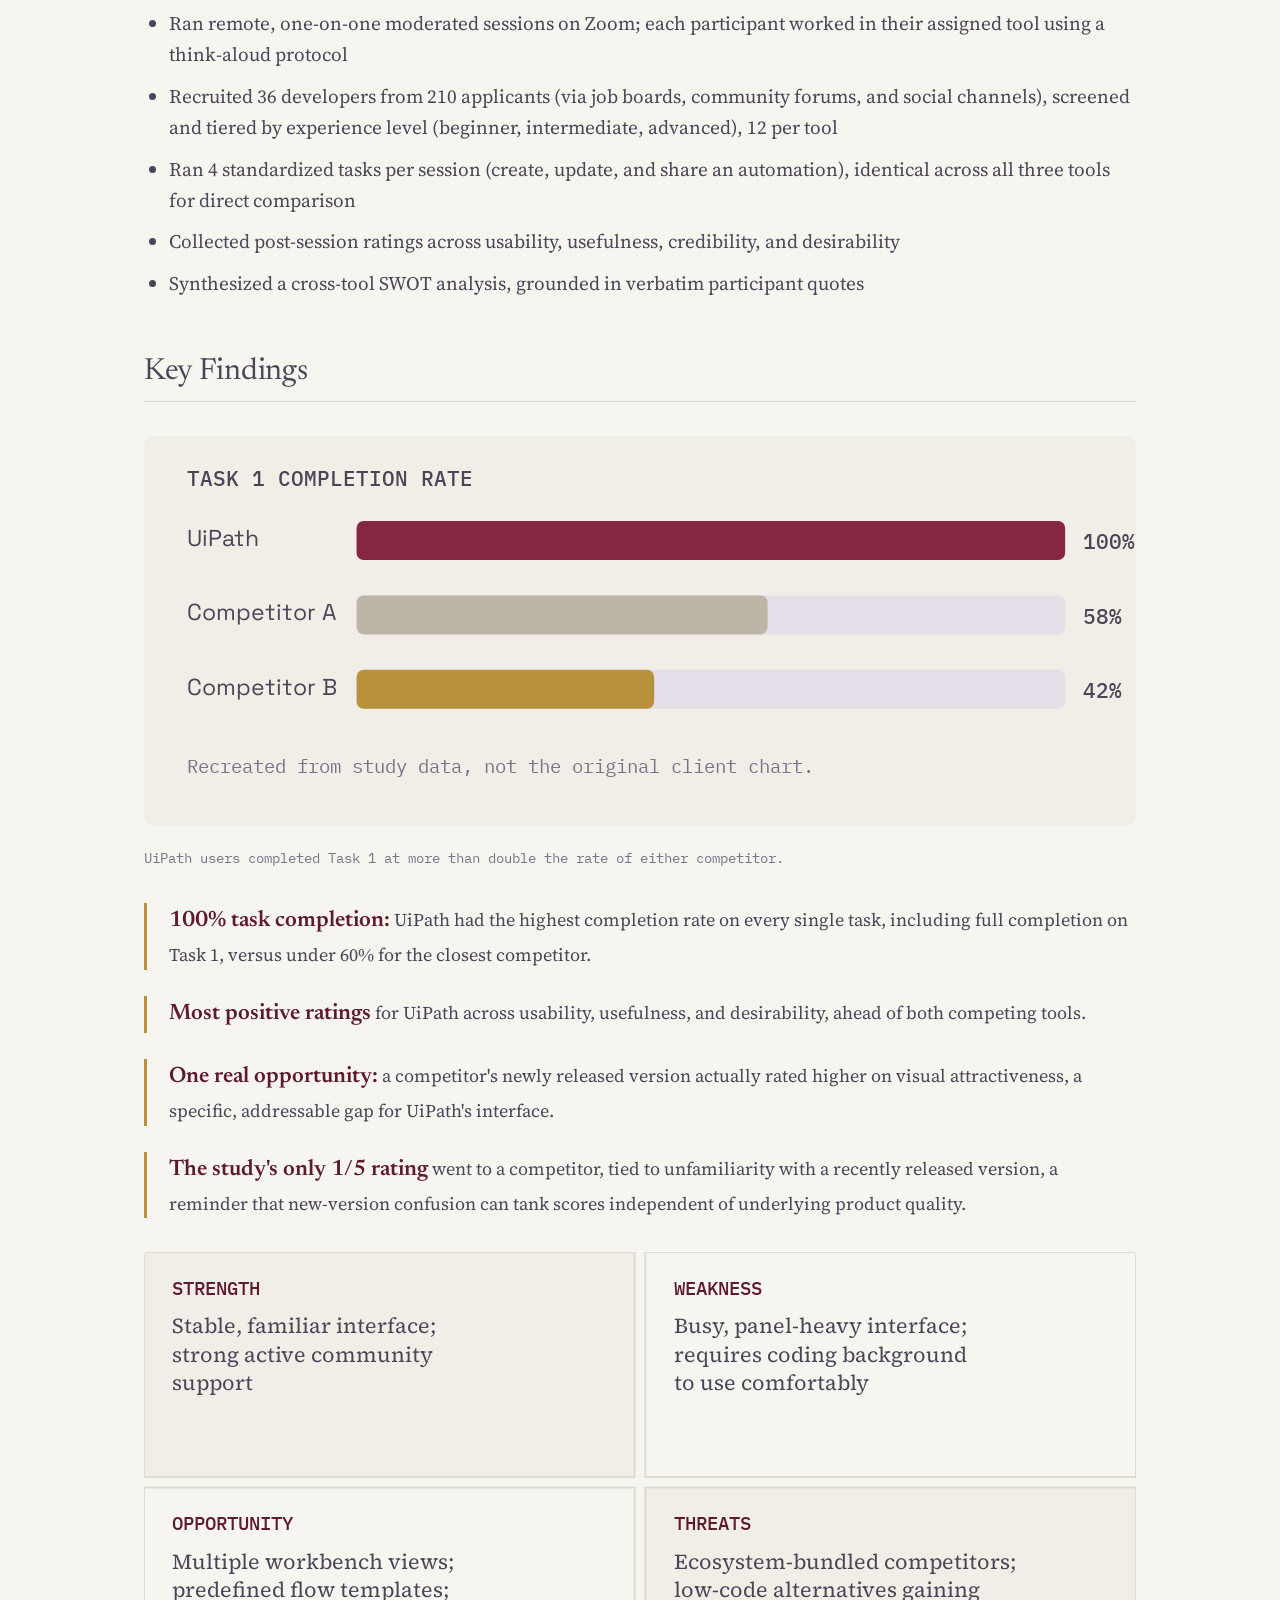
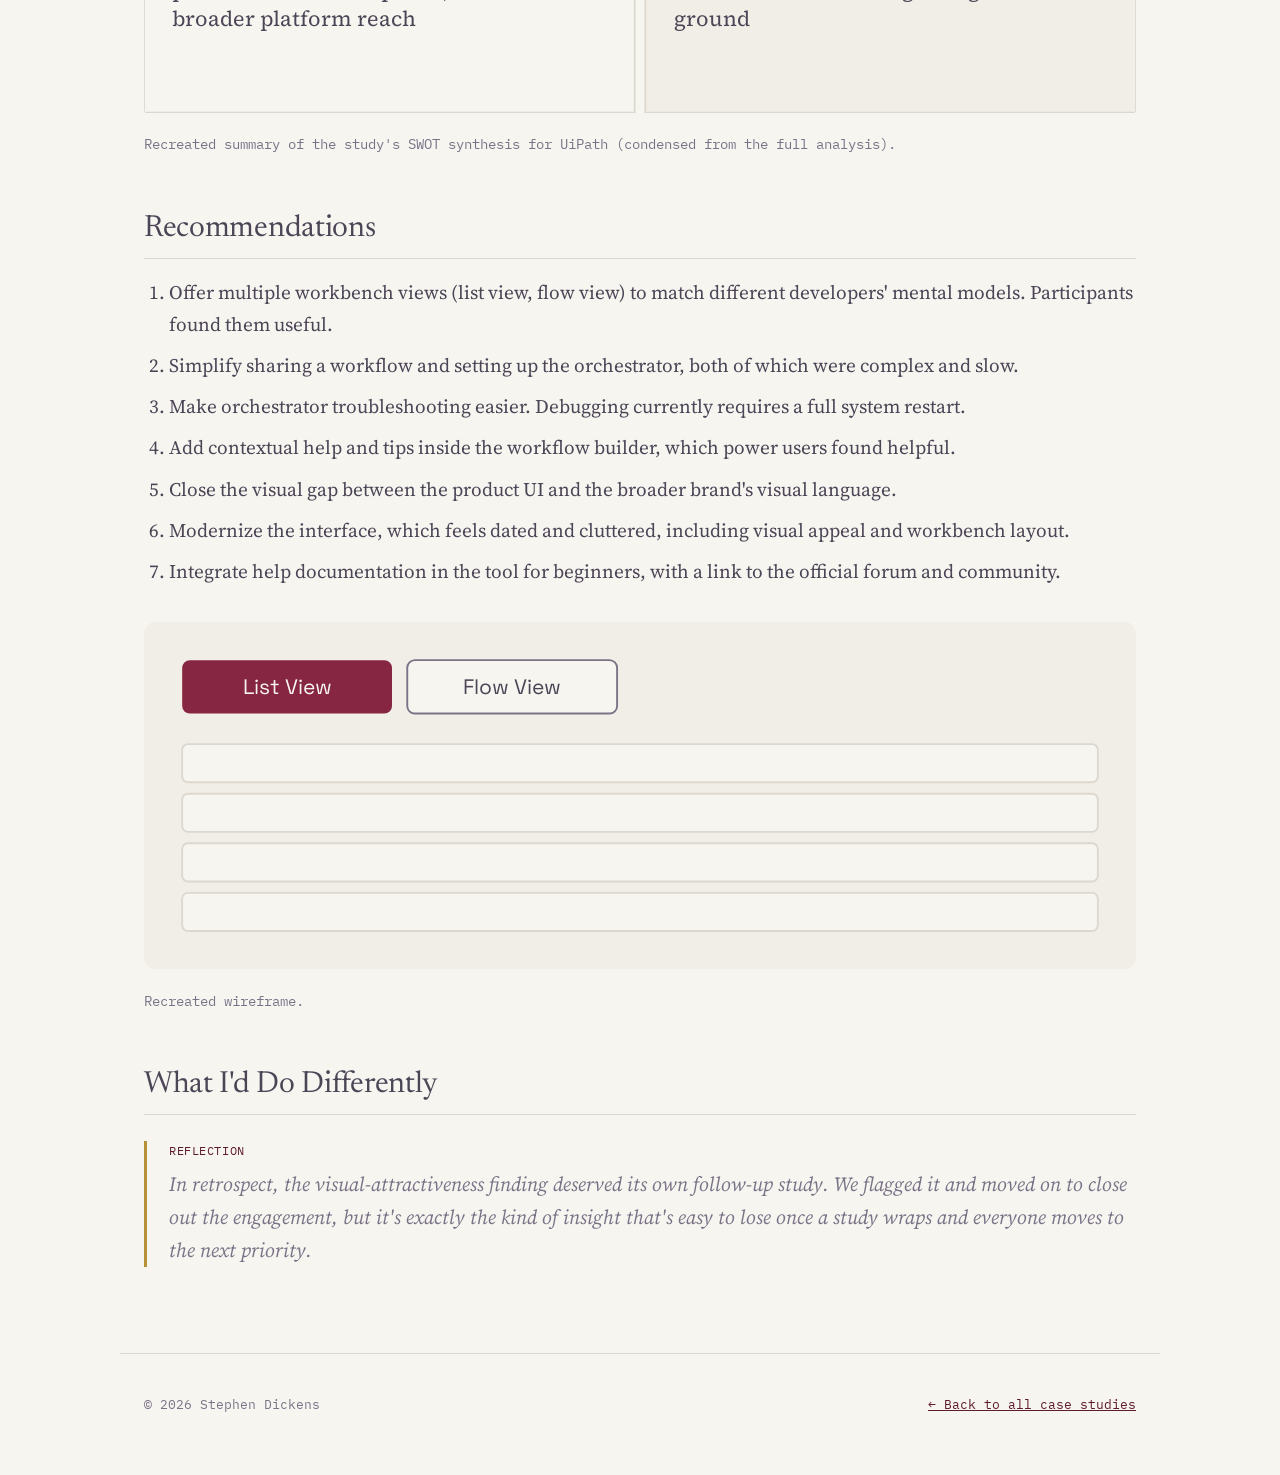
<file: case-study-uipath.html>
<!DOCTYPE html>
<html lang="en">
<head>
<meta charset="UTF-8">
<meta name="viewport" content="width=device-width, initial-scale=1.0">
<title>Competitive Usability Study: UiPath | Stephen Dickens</title>
<link rel="preconnect" href="https://fonts.googleapis.com">
<link href="https://fonts.googleapis.com/css2?family=Newsreader:opsz,wght@6..72,400;6..72,600&family=Space+Grotesk:wght@500;700&family=Source+Serif+4:ital,wght@0,400;0,600;1,400&family=IBM+Plex+Mono:wght@400;500&display=swap" rel="stylesheet">
<link rel="stylesheet" href="style.css?v=38">
</head>
<body>

<nav class="site-nav">
  <a class="brand" href="index.html">Stephen Dickens</a>
  <ul>
    <li><a href="index.html">Home</a></li>
    <li><a href="case-studies.html" class="active">Case Studies</a></li>
    <li><a href="research-process.html">Research Process</a></li>
    <li><a href="resume.html">Resume</a></li>
    <li><a href="contact.html">Contact</a></li>
  </ul>
</nav>

<div class="cs-header">
  <div class="company mono">UiPath (via THINK Design) · Competitive Usability Study</div>
  <h1>Benchmarking a Developer Experience Against the Competition</h1>
  <dl class="study-facts">
    <div><dt>Method</dt><dd>Remote moderated usability, think-aloud</dd></div>
    <div><dt>Sample</dt><dd>36 developers across 3 RPA platforms</dd></div>
    <div><dt>My role</dt><dd>Lead researcher for THINK Design</dd></div>
    <div><dt>Analysis</dt><dd>Cross-tool SWOT, prioritized recommendations</dd></div>
  </dl>
</div>

<nav class="cs-nav" aria-label="On this page">
  <a href="#summary">Summary</a><a href="#sec-0">Brief</a><a href="#sec-1">Role</a><a href="#sec-2">Approach</a><a href="#sec-3">Findings</a><a href="#sec-4">Recommendations</a><a href="#sec-5">Reflection</a>
</nav>

<div class="skim-box" id="summary">
  <div class="stat-strip">
    <div>
      <span class="stat-num">36</span>
      <span class="stat-label">Developers tested across 3 competing RPA platforms</span>
    </div>
    <div>
      <span class="stat-num">~90%</span>
      <span class="stat-label">UiPath's average task completion, vs. ~40% for competitors</span>
    </div>
    <div>
      <span class="stat-num">210→36</span>
      <span class="stat-label">Applicants screened to a vetted, experience-tiered sample</span>
    </div>
  </div>

  <div class="problem-outcome">
    <strong>Problem:</strong> UiPath needed evidence, not assumptions, about how its developer experience actually compared to competing RPA platforms.<br><br>
    <strong>Outcome:</strong> A rigorous head-to-head study confirmed UiPath's usability edge while surfacing seven concrete, prioritized recommendations to close its remaining gaps.
  </div>
</div>

<div class="detail-body open-study">

    <h3 id="sec-0">Project Brief</h3>
    <p>THINK Design ran a competitive usability study for UiPath, evaluating its RPA (robotic process automation) developer tool against two competing platforms. The goal was a SWOT-level understanding of UiPath's developer experience relative to the field: not just whether it was good, but specifically where it won, where it was vulnerable, and what to fix next.</p>

    <h3 id="sec-1">My Role</h3>
    <p>I was the lead researcher on this study for THINK Design. I designed the moderated study protocol, facilitated participant sessions, and synthesized the cross-tool findings into the SWOT analysis and prioritized recommendations delivered to UiPath's product team.</p>

    <h3 id="sec-2">Approach</h3>
    <ul>
      <li>Ran remote, one-on-one moderated sessions on Zoom; each participant worked in their assigned tool using a think-aloud protocol</li>
      <li>Recruited 36 developers from 210 applicants (via job boards, community forums, and social channels), screened and tiered by experience level (beginner, intermediate, advanced), 12 per tool</li>
      <li>Ran 4 standardized tasks per session (create, update, and share an automation), identical across all three tools for direct comparison</li>
      <li>Collected post-session ratings across usability, usefulness, credibility, and desirability</li>
      <li>Synthesized a cross-tool SWOT analysis, grounded in verbatim participant quotes</li>
    </ul>

    <h3 id="sec-3">Key Findings</h3>

    <figure class="cs-visual">
      <svg viewBox="0 0 560 220" xmlns="http://www.w3.org/2000/svg" role="img" aria-labelledby="taskChartTitle taskChartDesc">
        <title id="taskChartTitle">Task 1 completion rate by tool</title>
        <desc id="taskChartDesc">Recreated chart showing UiPath completed Task 1 at 100 percent, compared to 58 percent and 42 percent for two competing tools.</desc>
        <rect x="0" y="0" width="560" height="220" rx="6" fill="#F1EEE8"/>
        <text x="24" y="28" font-family="IBM Plex Mono, monospace" font-size="12" fill="#4C4556" font-weight="500">TASK 1 COMPLETION RATE</text>

        <text x="24" y="62" font-family="Space Grotesk, sans-serif" font-size="13" fill="#4C4556">UiPath</text>
        <rect x="120" y="48" width="400" height="22" rx="4" fill="#E4DEE8"/>
        <rect x="120" y="48" width="400" height="22" rx="4" fill="#872642"/>
        <text x="530" y="64" font-family="IBM Plex Mono, monospace" font-size="12" fill="#4C4556" font-weight="500">100%</text>

        <text x="24" y="104" font-family="Space Grotesk, sans-serif" font-size="13" fill="#4C4556">Competitor A</text>
        <rect x="120" y="90" width="400" height="22" rx="4" fill="#E4DEE8"/>
        <rect x="120" y="90" width="232" height="22" rx="4" fill="#BDB5A8"/>
        <text x="530" y="106" font-family="IBM Plex Mono, monospace" font-size="12" fill="#4C4556" font-weight="500">58%</text>

        <text x="24" y="146" font-family="Space Grotesk, sans-serif" font-size="13" fill="#4C4556">Competitor B</text>
        <rect x="120" y="132" width="400" height="22" rx="4" fill="#E4DEE8"/>
        <rect x="120" y="132" width="168" height="22" rx="4" fill="#B8923A"/>
        <text x="530" y="148" font-family="IBM Plex Mono, monospace" font-size="12" fill="#4C4556" font-weight="500">42%</text>

        <text x="24" y="190" font-family="IBM Plex Mono, monospace" font-size="10.5" fill="#7A7387">Recreated from study data, not the original client chart.</text>
      </svg>
      <figcaption>UiPath users completed Task 1 at more than double the rate of either competitor.</figcaption>
    </figure>

    <div class="finding">
      <span class="finding-stat">100% task completion:</span> UiPath had the highest completion rate on every single task, including full completion on Task 1, versus under 60% for the closest competitor.
    </div>

    <div class="finding">
      <span class="finding-stat">Most positive ratings</span> for UiPath across usability, usefulness, and desirability, ahead of both competing tools.
    </div>

    <div class="finding">
      <span class="finding-stat">One real opportunity:</span> a competitor's newly released version actually rated higher on visual attractiveness, a specific, addressable gap for UiPath's interface.
    </div>

    <div class="finding">
      <span class="finding-stat">The study's only 1/5 rating</span> went to a competitor, tied to unfamiliarity with a recently released version, a reminder that new-version confusion can tank scores independent of underlying product quality.
    </div>

    <figure class="cs-visual">
      <svg viewBox="0 0 560 260" xmlns="http://www.w3.org/2000/svg" role="img" aria-labelledby="swotTitle swotDesc">
        <title id="swotTitle">SWOT summary for UiPath</title>
        <desc id="swotDesc">Recreated SWOT quadrant summarizing UiPath's strengths, weaknesses, opportunities, and threats from the study.</desc>
        <rect x="0" y="0" width="277" height="127" fill="#F1EEE8" stroke="#DDD8CF"/>
        <rect x="283" y="0" width="277" height="127" fill="#F7F5F0" stroke="#DDD8CF"/>
        <rect x="0" y="133" width="277" height="127" fill="#F7F5F0" stroke="#DDD8CF"/>
        <rect x="283" y="133" width="277" height="127" fill="#F1EEE8" stroke="#DDD8CF"/>

        <text x="16" y="24" font-family="IBM Plex Mono, monospace" font-size="11" font-weight="500" fill="#5E1B2E">STRENGTH</text>
        <text x="16" y="46" font-family="Source Serif 4, serif" font-size="12" fill="#4C4556"><tspan x="16" dy="0">Stable, familiar interface;</tspan><tspan x="16" dy="16">strong active community</tspan><tspan x="16" dy="16">support</tspan></text>

        <text x="299" y="24" font-family="IBM Plex Mono, monospace" font-size="11" font-weight="500" fill="#5E1B2E">WEAKNESS</text>
        <text x="299" y="46" font-family="Source Serif 4, serif" font-size="12" fill="#4C4556"><tspan x="299" dy="0">Busy, panel-heavy interface;</tspan><tspan x="299" dy="16">requires coding background</tspan><tspan x="299" dy="16">to use comfortably</tspan></text>

        <text x="16" y="157" font-family="IBM Plex Mono, monospace" font-size="11" font-weight="500" fill="#5E1B2E">OPPORTUNITY</text>
        <text x="16" y="179" font-family="Source Serif 4, serif" font-size="12" fill="#4C4556"><tspan x="16" dy="0">Multiple workbench views;</tspan><tspan x="16" dy="16">predefined flow templates;</tspan><tspan x="16" dy="16">broader platform reach</tspan></text>

        <text x="299" y="157" font-family="IBM Plex Mono, monospace" font-size="11" font-weight="500" fill="#5E1B2E">THREATS</text>
        <text x="299" y="179" font-family="Source Serif 4, serif" font-size="12" fill="#4C4556"><tspan x="299" dy="0">Ecosystem-bundled competitors;</tspan><tspan x="299" dy="16">low-code alternatives gaining</tspan><tspan x="299" dy="16">ground</tspan></text>
      </svg>
      <figcaption>Recreated summary of the study's SWOT synthesis for UiPath (condensed from the full analysis).</figcaption>
    </figure>

    <h3 id="sec-4">Recommendations</h3>
    <ol>
      <li>Offer multiple workbench views (list view, flow view) to match different developers' mental models. Participants found them useful.</li>
      <li>Simplify sharing a workflow and setting up the orchestrator, both of which were complex and slow.</li>
      <li>Make orchestrator troubleshooting easier. Debugging currently requires a full system restart.</li>
      <li>Add contextual help and tips inside the workflow builder, which power users found helpful.</li>
      <li>Close the visual gap between the product UI and the broader brand's visual language.</li>
      <li>Modernize the interface, which feels dated and cluttered, including visual appeal and workbench layout.</li>
      <li>Integrate help documentation in the tool for beginners, with a link to the official forum and community.</li>
    </ol>

    <figure class="cs-visual">
      <svg viewBox="0 0 520 182" xmlns="http://www.w3.org/2000/svg" role="img" aria-labelledby="viewsTitle viewsDesc">
        <title id="viewsTitle">Generic workbench view toggle concept</title>
        <desc id="viewsDesc">Recreated wireframe illustrating the recommendation to offer both a list view and a flow view of an automation workflow.</desc>
        <rect x="0" y="0" width="520" height="182" rx="6" fill="#F1EEE8"/>
        <rect x="20" y="20" width="110" height="28" rx="4" fill="#872642"/>
        <text x="75" y="38" text-anchor="middle" font-family="Space Grotesk, sans-serif" font-size="11" fill="#F7F5F0">List View</text>
        <rect x="138" y="20" width="110" height="28" rx="4" fill="#F7F5F0" stroke="#7A7387"/>
        <text x="193" y="38" text-anchor="middle" font-family="Space Grotesk, sans-serif" font-size="11" fill="#4C4556">Flow View</text>

        <rect x="20" y="64" width="480" height="20" rx="3" fill="#F7F5F0" stroke="#DDD8CF"/>
        <rect x="20" y="90" width="480" height="20" rx="3" fill="#F7F5F0" stroke="#DDD8CF"/>
        <rect x="20" y="116" width="480" height="20" rx="3" fill="#F7F5F0" stroke="#DDD8CF"/>
        <rect x="20" y="142" width="480" height="20" rx="3" fill="#F7F5F0" stroke="#DDD8CF"/>
      </svg>
      <figcaption>Recreated wireframe.</figcaption>
    </figure>

    <h3 id="sec-5">What I'd Do Differently</h3>
    <div class="reflection">
      <span class="reflection-label">Reflection</span>
      <p>In retrospect, the visual-attractiveness finding deserved its own follow-up study. We flagged it and moved on to close out the engagement, but it's exactly the kind of insight that's easy to lose once a study wraps and everyone moves to the next priority.</p>
    </div>
  </div>

<footer>
  <div>© 2026 Stephen Dickens</div>
  <div><a href="case-studies.html">← Back to all case studies</a></div>
</footer>

<script>
(function () {
  var links = Array.prototype.slice.call(document.querySelectorAll('.cs-nav a'));
  var items = links.map(function (a) { return { a: a, el: document.getElementById(a.getAttribute('href').slice(1)) }; }).filter(function (x) { return x.el; });
  function setOn(a) { links.forEach(function (l) { l.classList.toggle('on', l === a); }); if (a && a.scrollIntoView) { var n = a.parentNode; n.scrollLeft = a.offsetLeft - n.clientWidth / 2 + a.clientWidth / 2; } }
  var lock = null;
  function update() {
    if (lock) return;
    var line = 120, cur = items[0];
    items.forEach(function (x) { if (x.el.getBoundingClientRect().top <= line) cur = x; });
    if (window.innerHeight + window.scrollY >= document.documentElement.scrollHeight - 4) cur = items[items.length - 1];
    setOn(cur.a);
  }
  links.forEach(function (a) {
    a.addEventListener('click', function () {
      setOn(a); clearTimeout(lock); lock = setTimeout(function () { lock = null; update(); }, 900);
    });
  });
  window.addEventListener('scroll', update, { passive: true });
  window.addEventListener('resize', update);
  update();
})();
</script>
</body>
</html>
</file>
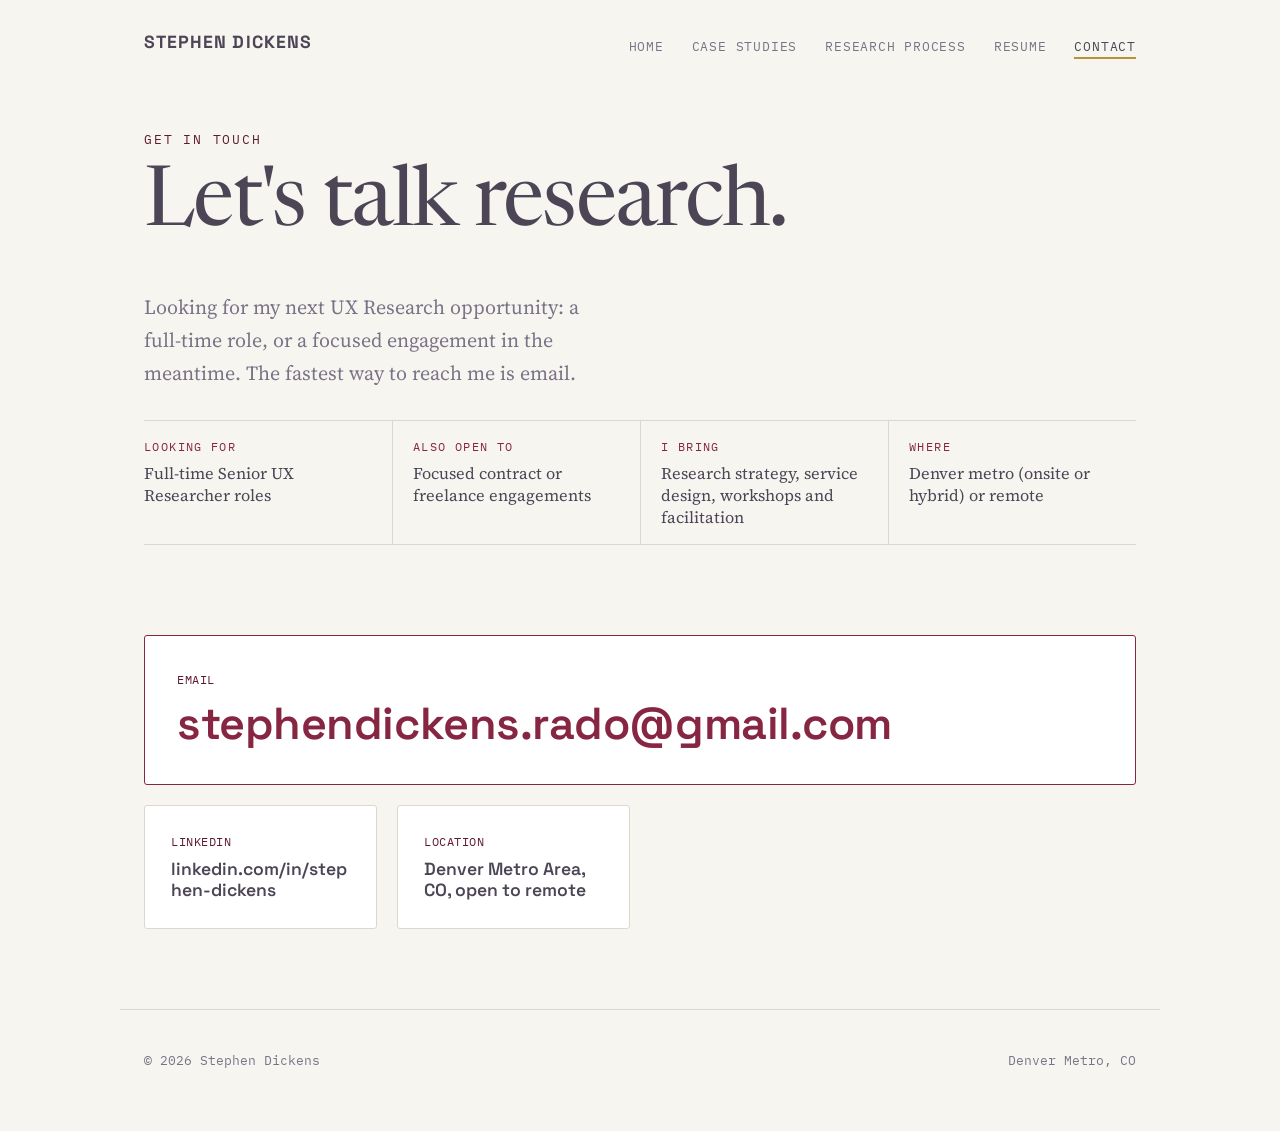
<file: contact.html>
<!DOCTYPE html>
<html lang="en">
<head>
<meta charset="UTF-8">
<meta name="viewport" content="width=device-width, initial-scale=1.0">
<title>Contact | Stephen Dickens</title>
<link rel="preconnect" href="https://fonts.googleapis.com">
<link href="https://fonts.googleapis.com/css2?family=Newsreader:opsz,wght@6..72,400;6..72,600&family=Space+Grotesk:wght@500;700&family=Source+Serif+4:ital,wght@0,400;0,600;1,400&family=IBM+Plex+Mono:wght@400;500&display=swap" rel="stylesheet">
<link rel="stylesheet" href="style.css?v=38">
<style>
  .contact-grid {
    display: grid;
    grid-template-columns: repeat(auto-fit, minmax(220px, 1fr));
    gap: 20px;
    margin-top: 30px;
  }
  .contact-card {
    background: white;
    border: 1px solid var(--line);
    border-radius: var(--radius);
    padding: 26px;
    text-decoration: none;
    color: var(--ink);
    display: block;
  }
  .contact-card:hover { border-color: var(--teal); }
  .contact-card .c-label {
    font-family: 'IBM Plex Mono', monospace;
    font-size: 0.72rem;
    text-transform: uppercase;
    letter-spacing: 0.05em;
    color: var(--teal-deep);
  }
  .contact-card .c-value {
    font-family: 'Space Grotesk', sans-serif;
    font-weight: 600;
    font-size: 1.1rem;
    margin-top: 8px;
  }
</style>
</head>
<body>

<nav class="site-nav">
  <a class="brand" href="index.html">Stephen Dickens</a>
  <ul>
    <li><a href="index.html">Home</a></li>
    <li><a href="case-studies.html">Case Studies</a></li>
    <li><a href="research-process.html">Research Process</a></li>
    <li><a href="resume.html">Resume</a></li>
    <li><a href="contact.html" class="active">Contact</a></li>
  </ul>
</nav>

<header class="hero">
  <div class="eyebrow">Get In Touch</div>
  <h1>Let's talk research.</h1>
  <p class="hero-sub">Looking for my next UX Research opportunity: a full-time role, or a focused engagement in the meantime. The fastest way to reach me is email.</p>
  <dl class="study-facts">
    <div><dt>Looking for</dt><dd>Full-time Senior UX Researcher roles</dd></div>
    <div><dt>Also open to</dt><dd>Focused contract or freelance engagements</dd></div>
    <div><dt>I bring</dt><dd>Research strategy, service design, workshops and facilitation</dd></div>
    <div><dt>Where</dt><dd>Denver metro (onsite or hybrid) or remote</dd></div>
  </dl>
</header>

<section class="wrap-wide">
  <div class="contact-grid">
    <a class="contact-card primary" href="mailto:stephendickens.rado@gmail.com">
      <div class="c-label">Email</div>
      <div class="c-value">stephendickens.rado@gmail.com</div>
    </a>
    <a class="contact-card" href="https://linkedin.com/in/stephen-dickens" target="_blank" rel="noopener">
      <div class="c-label">LinkedIn</div>
      <div class="c-value">linkedin.com/in/stephen-dickens</div>
    </a>
    <div class="contact-card">
      <div class="c-label">Location</div>
      <div class="c-value">Denver Metro Area, CO, open to remote</div>
    </div>
  </div>
</section>

<footer>
  <div>© 2026 Stephen Dickens</div>
  <div>Denver Metro, CO</div>
</footer>

</body>
</html>
</file>
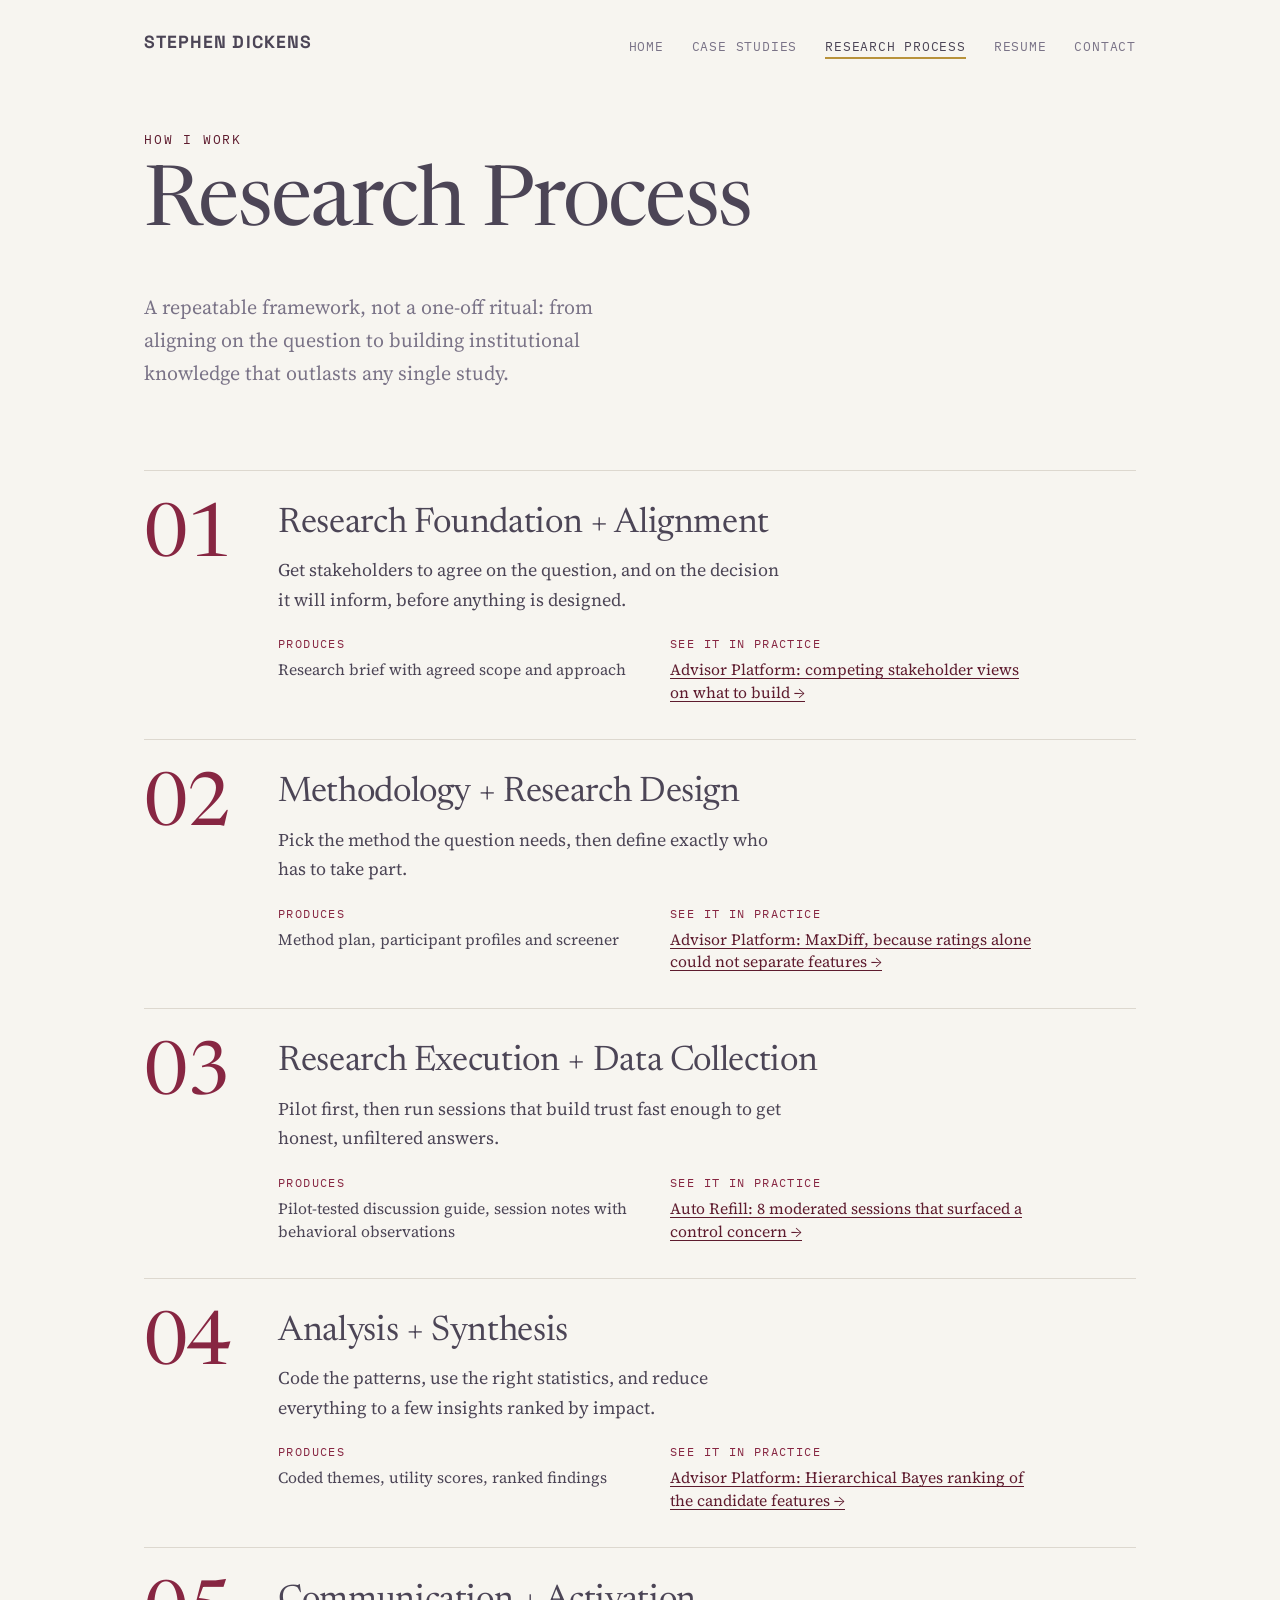
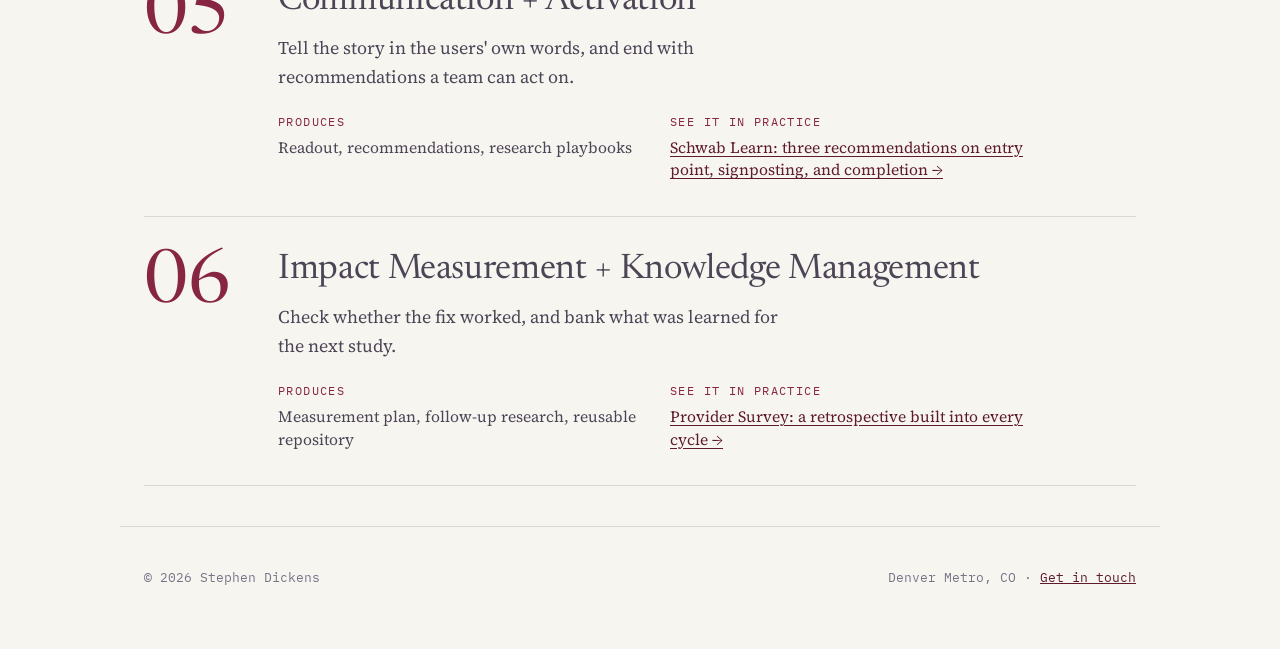
<file: research-process.html>
<!DOCTYPE html>
<html lang="en">
<head>
<meta charset="UTF-8">
<meta name="viewport" content="width=device-width, initial-scale=1.0">
<title>Research Process | Stephen Dickens</title>
<link rel="preconnect" href="https://fonts.googleapis.com">
<link href="https://fonts.googleapis.com/css2?family=Newsreader:opsz,wght@6..72,400;6..72,600&family=Space+Grotesk:wght@500;700&family=Source+Serif+4:ital,wght@0,400;0,600;1,400&family=IBM+Plex+Mono:wght@400;500&display=swap" rel="stylesheet">
<link rel="stylesheet" href="style.css?v=38">
<style>
  .process-grid {
    display: grid;
    grid-template-columns: repeat(auto-fit, minmax(280px, 1fr));
    gap: 24px;
    margin-top: 30px;
    align-items: start;
  }
  .process-card {
    background: var(--ink);
    color: var(--paper);
    border-radius: var(--radius);
    padding: 26px;
    display: flex;
    flex-direction: column;
    min-height: 270px;
  }
  .process-card .stage-num {
    font-family: 'IBM Plex Mono', monospace;
    color: var(--amber);
    font-size: 0.8rem;
    letter-spacing: 0.06em;
  }
  .stage-icon {
    width: 34px;
    height: 34px;
    color: var(--amber);
    margin-bottom: 10px;
    display: block;
  }
  .stage-icon svg {
    width: 100%;
    height: 100%;
    stroke: currentColor;
    fill: none;
    stroke-width: 1.6;
    stroke-linecap: round;
    stroke-linejoin: round;
  }
  .process-card h3 {
    color: var(--paper);
    margin-top: 6px;
    font-size: 1.15rem;
    min-height: 2.6em;
  }
  .process-card ul {
    margin: 14px 0 0;
    padding-left: 18px;
    font-family: 'Source Serif 4', serif;
    font-size: 0.95rem;
    color: #DDE3E6;
  }
  .process-card li { margin-bottom: 6px; }
  .process-card .sub-label {
    font-family: 'IBM Plex Mono', monospace;
    font-size: 0.72rem;
    text-transform: uppercase;
    letter-spacing: 0.05em;
    color: var(--rose);
    margin-top: 16px;
    display: block;
  }
  .stage-summary {
    font-family: 'Source Serif 4', serif;
    font-size: 0.95rem;
    color: #DDE3E6;
    margin: 10px 0 0;
    min-height: 4.9em;
  }
  .process-card details {
    margin-top: auto;
    padding-top: 12px;
    border-top: 1px solid rgba(247,245,240,0.15);
  }
  .process-card details[open] {
    margin-top: 16px;
  }
  .process-card summary {
    cursor: pointer;
    list-style: none;
    font-family: 'IBM Plex Mono', monospace;
    font-size: 0.72rem;
    text-transform: uppercase;
    letter-spacing: 0.05em;
    color: var(--amber);
  }
  .process-card summary::-webkit-details-marker { display: none; }
  .process-card summary::after { content: "+ Expand Details"; }
  .process-card details[open] summary::after { content: "\2212 Collapse Details"; }
</style>
</head>
<body>

<nav class="site-nav">
  <a class="brand" href="index.html">Stephen Dickens</a>
  <ul>
    <li><a href="index.html">Home</a></li>
    <li><a href="case-studies.html">Case Studies</a></li>
    <li><a href="research-process.html" class="active">Research Process</a></li>
    <li><a href="resume.html">Resume</a></li>
    <li><a href="contact.html">Contact</a></li>
  </ul>
</nav>

<header class="hero">
  <div class="eyebrow">How I Work</div>
  <h1>Research Process</h1>
  <p class="hero-sub">A repeatable framework, not a one-off ritual: from aligning on the question to building institutional knowledge that outlasts any single study.</p>
</header>

<section class="wrap proc">
    <article class="proc-step">
      <div class="proc-num">01</div>
      <div class="proc-body">
        <h2>Research Foundation + Alignment</h2>
        <p class="proc-what">Get stakeholders to agree on the question, and on the decision it will inform, before anything is designed.</p>
        <dl class="proc-meta">
          <div><dt>Produces</dt><dd>Research brief with agreed scope and approach</dd></div>
          <div><dt>See it in practice</dt><dd><a href="case-study-schwab-advisor.html">Advisor Platform: competing stakeholder views on what to build &rarr;</a></dd></div>
        </dl>
      </div>
    </article>
    <article class="proc-step">
      <div class="proc-num">02</div>
      <div class="proc-body">
        <h2>Methodology + Research Design</h2>
        <p class="proc-what">Pick the method the question needs, then define exactly who has to take part.</p>
        <dl class="proc-meta">
          <div><dt>Produces</dt><dd>Method plan, participant profiles and screener</dd></div>
          <div><dt>See it in practice</dt><dd><a href="case-study-schwab-advisor.html">Advisor Platform: MaxDiff, because ratings alone could not separate features &rarr;</a></dd></div>
        </dl>
      </div>
    </article>
    <article class="proc-step">
      <div class="proc-num">03</div>
      <div class="proc-body">
        <h2>Research Execution + Data Collection</h2>
        <p class="proc-what">Pilot first, then run sessions that build trust fast enough to get honest, unfiltered answers.</p>
        <dl class="proc-meta">
          <div><dt>Produces</dt><dd>Pilot-tested discussion guide, session notes with behavioral observations</dd></div>
          <div><dt>See it in practice</dt><dd><a href="case-study-humana.html">Auto Refill: 8 moderated sessions that surfaced a control concern &rarr;</a></dd></div>
        </dl>
      </div>
    </article>
    <article class="proc-step">
      <div class="proc-num">04</div>
      <div class="proc-body">
        <h2>Analysis + Synthesis</h2>
        <p class="proc-what">Code the patterns, use the right statistics, and reduce everything to a few insights ranked by impact.</p>
        <dl class="proc-meta">
          <div><dt>Produces</dt><dd>Coded themes, utility scores, ranked findings</dd></div>
          <div><dt>See it in practice</dt><dd><a href="case-study-schwab-advisor.html">Advisor Platform: Hierarchical Bayes ranking of the candidate features &rarr;</a></dd></div>
        </dl>
      </div>
    </article>
    <article class="proc-step">
      <div class="proc-num">05</div>
      <div class="proc-body">
        <h2>Communication + Activation</h2>
        <p class="proc-what">Tell the story in the users' own words, and end with recommendations a team can act on.</p>
        <dl class="proc-meta">
          <div><dt>Produces</dt><dd>Readout, recommendations, research playbooks</dd></div>
          <div><dt>See it in practice</dt><dd><a href="case-study-schwab.html">Schwab Learn: three recommendations on entry point, signposting, and completion &rarr;</a></dd></div>
        </dl>
      </div>
    </article>
    <article class="proc-step">
      <div class="proc-num">06</div>
      <div class="proc-body">
        <h2>Impact Measurement + Knowledge Management</h2>
        <p class="proc-what">Check whether the fix worked, and bank what was learned for the next study.</p>
        <dl class="proc-meta">
          <div><dt>Produces</dt><dd>Measurement plan, follow-up research, reusable repository</dd></div>
          <div><dt>See it in practice</dt><dd><a href="case-study-cigna-survey.html">Provider Survey: a retrospective built into every cycle &rarr;</a></dd></div>
        </dl>
      </div>
    </article>
</section>

<footer>
  <div>© 2026 Stephen Dickens</div>
  <div>Denver Metro, CO · <a href="contact.html">Get in touch</a></div>
</footer>

</body>
</html>
</file>
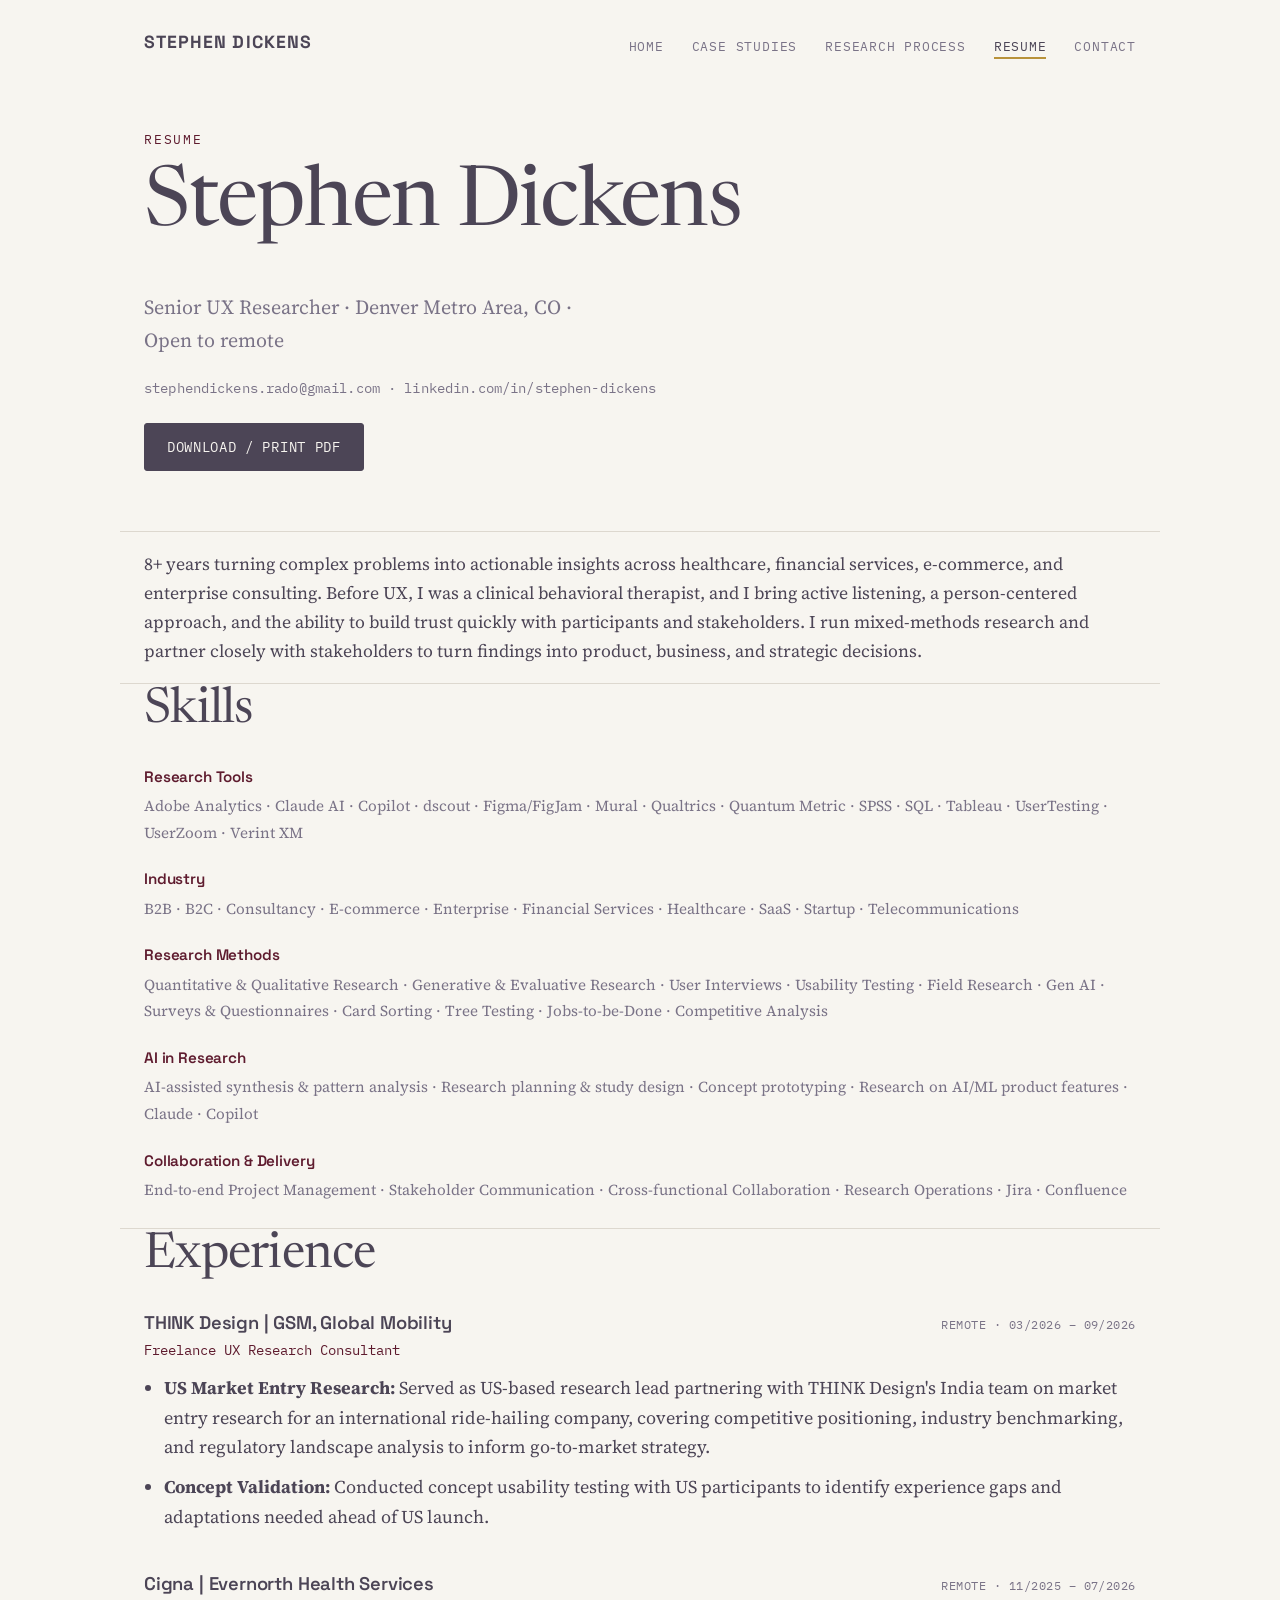
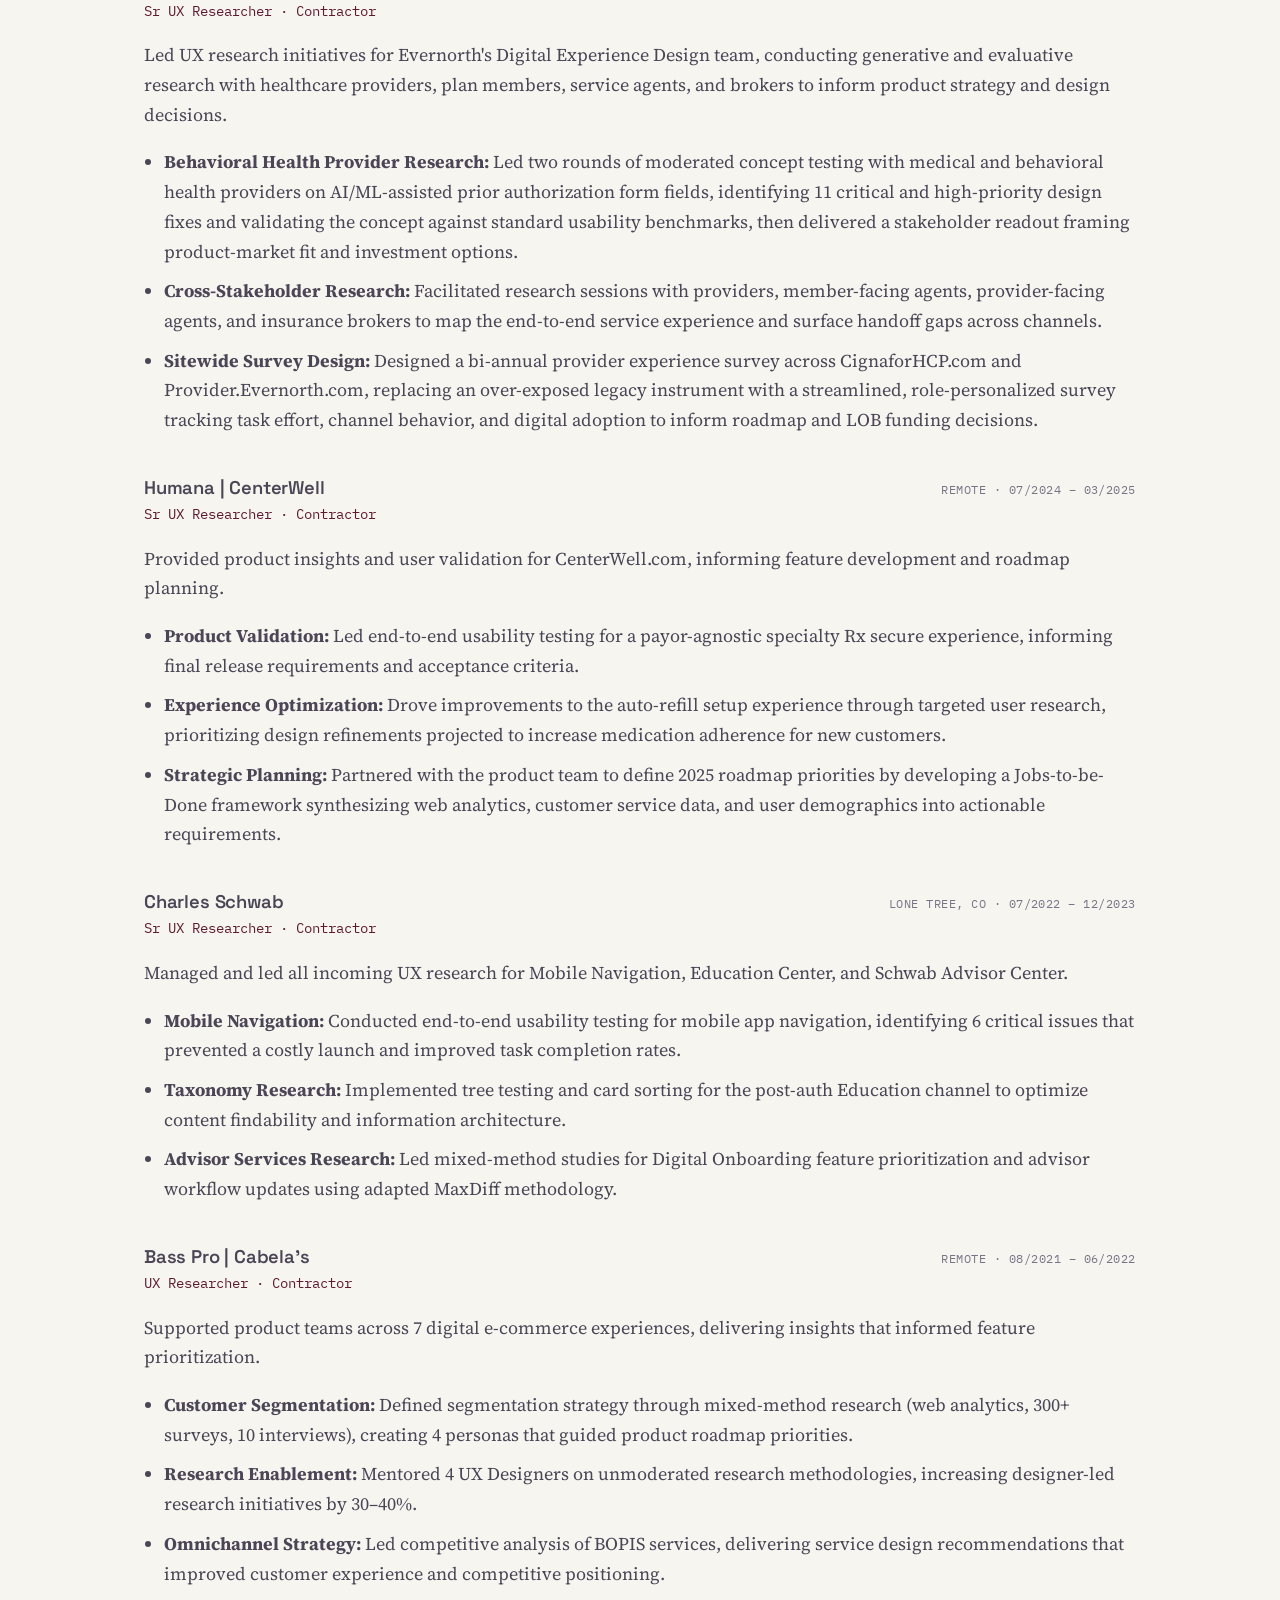
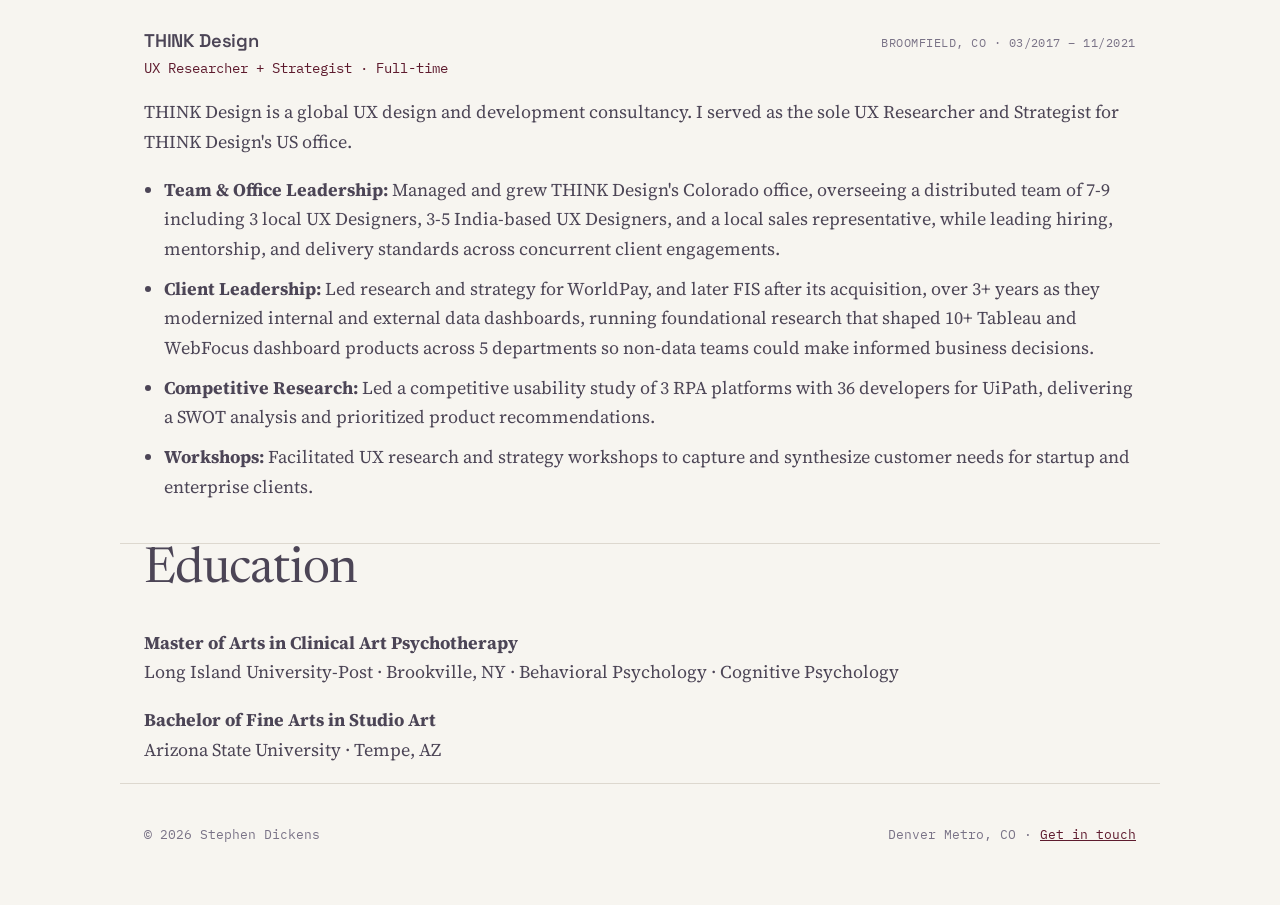
<file: resume.html>
<!DOCTYPE html>
<html lang="en">
<head>
<meta charset="UTF-8">
<meta name="viewport" content="width=device-width, initial-scale=1.0">
<title>Resume | Stephen Dickens</title>
<link rel="preconnect" href="https://fonts.googleapis.com">
<link href="https://fonts.googleapis.com/css2?family=Newsreader:opsz,wght@6..72,400;6..72,600&family=Space+Grotesk:wght@500;700&family=Source+Serif+4:ital,wght@0,400;0,600;1,400&family=IBM+Plex+Mono:wght@400;500&display=swap" rel="stylesheet">
<link rel="stylesheet" href="style.css?v=38">
<style>
  .job { margin-bottom: 42px; }
  .job-head { display: flex; justify-content: space-between; flex-wrap: wrap; gap: 6px; align-items: baseline; }
  .job-head h3 { margin: 0; font-size: 1.15rem; }
  .job-meta { font-family: 'IBM Plex Mono', monospace; font-size: 0.78rem; color: var(--ink-soft); text-transform: uppercase; letter-spacing: 0.04em; }
  .job-role { font-family: 'IBM Plex Mono', monospace; font-size: 0.85rem; color: var(--teal-deep); margin: 4px 0 12px; }
  .job ul { margin: 10px 0 0; padding-left: 20px; }
  .job li { margin-bottom: 10px; }
  .job li:last-child { margin-bottom: 0; }
  .skills-block { margin-bottom: 24px; }
  .skills-block h3 { font-size: 0.95rem; color: var(--teal-deep); margin-bottom: 8px; }
  .skills-block p { margin: 0; color: var(--ink-soft); font-size: 0.95rem; line-height: 1.75; }
  .wrap > p, .wrap > ul { max-width: none; }
  .print-btn { margin-top: 10px; }
  .resume-summary { font-size: 1.1rem; }
  @media print {
    .site-nav, footer, .print-btn { display: none; }

    @page { margin: 0.4in; size: letter; }

    body { font-size: 9.5pt; line-height: 1.25; }

    .hero { padding: 0 0 6pt; max-width: none; }
    .hero .eyebrow { font-size: 8pt; margin-bottom: 1pt; }
    .hero h1 { font-size: 17pt; max-width: none; margin: 0 0 3pt; }
    .hero-sub { font-size: 9.5pt; max-width: none; margin-top: 2pt; }

    section { padding: 4pt 0; }
    section.divider { border-top: 0.5pt solid #ccc; }
    .wrap, .wrap-wide { max-width: none; padding: 0; }
    .wrap > p, .wrap > ul { max-width: none; }
    .resume-summary { font-size: 9.5pt !important; line-height: 1.25; }

    h2 { font-size: 12pt; margin-bottom: 2pt; }

    .skills-block { margin-bottom: 5pt; }
    .skills-block h3 { font-size: 9.5pt; margin-bottom: 1pt; }
    .skills-block p { font-size: 9.5pt; line-height: 1.2; max-width: none; }

    .job { margin-bottom: 7pt; }
    .job-head h3 { font-size: 10.5pt; }
    .job-meta { font-size: 8pt; }
    .job-role { font-size: 9pt; margin: 1pt 0 2pt; }
    .job p { font-size: 9.5pt; margin: 0 0 2pt; }
    .job ul { margin: 2pt 0 0; padding-left: 14pt; }
    .job li { font-size: 9.5pt; margin-bottom: 2pt; }
    .job li:last-child { margin-bottom: 0; }
  }
</style>
</head>
<body>

<nav class="site-nav">
  <a class="brand" href="index.html">Stephen Dickens</a>
  <ul>
    <li><a href="index.html">Home</a></li>
    <li><a href="case-studies.html">Case Studies</a></li>
    <li><a href="research-process.html">Research Process</a></li>
    <li><a href="resume.html" class="active">Resume</a></li>
    <li><a href="contact.html">Contact</a></li>
  </ul>
</nav>

<header class="hero">
  <div class="eyebrow">Resume</div>
  <h1>Stephen Dickens</h1>
  <p class="hero-sub">Senior UX Researcher · Denver Metro Area, CO · Open to remote</p>
  <p class="mono" style="font-size:0.85rem; color:var(--ink-soft);">
    stephendickens.rado@gmail.com · linkedin.com/in/stephen-dickens
  </p>
  <a class="btn print-btn" href="javascript:window.print()">Download / Print PDF</a>
</header>

<section class="wrap divider">
  <p class="resume-summary">8+ years turning complex problems into actionable insights across healthcare, financial services, e-commerce, and enterprise consulting. Before UX, I was a clinical behavioral therapist, and I bring active listening, a person-centered approach, and the ability to build trust quickly with participants and stakeholders. I run mixed-methods research and partner closely with stakeholders to turn findings into product, business, and strategic decisions.</p>
</section>

<section class="wrap divider">
  <h2>Skills</h2>
  <div class="skills-block">
    <h3>Research Tools</h3>
    <p>Adobe Analytics · Claude AI · Copilot · dscout · Figma/FigJam · Mural · Qualtrics · Quantum Metric · SPSS · SQL · Tableau · UserTesting · UserZoom · Verint XM</p>
  </div>
  <div class="skills-block">
    <h3>Industry</h3>
    <p>B2B · B2C · Consultancy · E-commerce · Enterprise · Financial Services · Healthcare · SaaS · Startup · Telecommunications</p>
  </div>
  <div class="skills-block">
    <h3>Research Methods</h3>
    <p>Quantitative &amp; Qualitative Research · Generative &amp; Evaluative Research · User Interviews · Usability Testing · Field Research · Gen AI · Surveys &amp; Questionnaires · Card Sorting · Tree Testing · Jobs-to-be-Done · Competitive Analysis</p>
  </div>
  <div class="skills-block">
    <h3>AI in Research</h3>
    <p>AI-assisted synthesis &amp; pattern analysis · Research planning &amp; study design · Concept prototyping · Research on AI/ML product features · Claude · Copilot</p>
  </div>
  <div class="skills-block">
    <h3>Collaboration &amp; Delivery</h3>
    <p>End-to-end Project Management · Stakeholder Communication · Cross-functional Collaboration · Research Operations · Jira · Confluence</p>
  </div>
</section>

<section class="wrap divider">
  <h2>Experience</h2>

  <div class="job">
    <div class="job-head">
      <h3>THINK Design | GSM, Global Mobility</h3>
      <span class="job-meta">Remote · 03/2026 – 09/2026</span>
    </div>
    <div class="job-role">Freelance UX Research Consultant</div>
    <ul>
      <li><strong>US Market Entry Research:</strong> Served as US-based research lead partnering with THINK Design's India team on market entry research for an international ride-hailing company, covering competitive positioning, industry benchmarking, and regulatory landscape analysis to inform go-to-market strategy.</li>
      <li><strong>Concept Validation:</strong> Conducted concept usability testing with US participants to identify experience gaps and adaptations needed ahead of US launch.</li>
    </ul>
  </div>

  <div class="job">
    <div class="job-head">
      <h3>Cigna | Evernorth Health Services</h3>
      <span class="job-meta">Remote · 11/2025 – 07/2026</span>
    </div>
    <div class="job-role">Sr UX Researcher · Contractor</div>
    <p>Led UX research initiatives for Evernorth's Digital Experience Design team, conducting generative and evaluative research with healthcare providers, plan members, service agents, and brokers to inform product strategy and design decisions.</p>
    <ul>
      <li><strong>Behavioral Health Provider Research:</strong> Led two rounds of moderated concept testing with medical and behavioral health providers on AI/ML-assisted prior authorization form fields, identifying 11 critical and high-priority design fixes and validating the concept against standard usability benchmarks, then delivered a stakeholder readout framing product-market fit and investment options.</li>
      <li><strong>Cross-Stakeholder Research:</strong> Facilitated research sessions with providers, member-facing agents, provider-facing agents, and insurance brokers to map the end-to-end service experience and surface handoff gaps across channels.</li>
      <li><strong>Sitewide Survey Design:</strong> Designed a bi-annual provider experience survey across CignaforHCP.com and Provider.Evernorth.com, replacing an over-exposed legacy instrument with a streamlined, role-personalized survey tracking task effort, channel behavior, and digital adoption to inform roadmap and LOB funding decisions.</li>
    </ul>
  </div>

  <div class="job">
    <div class="job-head">
      <h3>Humana | CenterWell</h3>
      <span class="job-meta">Remote · 07/2024 – 03/2025</span>
    </div>
    <div class="job-role">Sr UX Researcher · Contractor</div>
    <p>Provided product insights and user validation for CenterWell.com, informing feature development and roadmap planning.</p>
    <ul>
      <li><strong>Product Validation:</strong> Led end-to-end usability testing for a payor-agnostic specialty Rx secure experience, informing final release requirements and acceptance criteria.</li>
      <li><strong>Experience Optimization:</strong> Drove improvements to the auto-refill setup experience through targeted user research, prioritizing design refinements projected to increase medication adherence for new customers.</li>
      <li><strong>Strategic Planning:</strong> Partnered with the product team to define 2025 roadmap priorities by developing a Jobs-to-be-Done framework synthesizing web analytics, customer service data, and user demographics into actionable requirements.</li>
    </ul>
  </div>

  <div class="job">
    <div class="job-head">
      <h3>Charles Schwab</h3>
      <span class="job-meta">Lone Tree, CO · 07/2022 – 12/2023</span>
    </div>
    <div class="job-role">Sr UX Researcher · Contractor</div>
    <p>Managed and led all incoming UX research for Mobile Navigation, Education Center, and Schwab Advisor Center.</p>
    <ul>
      <li><strong>Mobile Navigation:</strong> Conducted end-to-end usability testing for mobile app navigation, identifying 6 critical issues that prevented a costly launch and improved task completion rates.</li>
      <li><strong>Taxonomy Research:</strong> Implemented tree testing and card sorting for the post-auth Education channel to optimize content findability and information architecture.</li>
      <li><strong>Advisor Services Research:</strong> Led mixed-method studies for Digital Onboarding feature prioritization and advisor workflow updates using adapted MaxDiff methodology.</li>
    </ul>
  </div>

  <div class="job">
    <div class="job-head">
      <h3>Bass Pro | Cabela's</h3>
      <span class="job-meta">Remote · 08/2021 – 06/2022</span>
    </div>
    <div class="job-role">UX Researcher · Contractor</div>
    <p>Supported product teams across 7 digital e-commerce experiences, delivering insights that informed feature prioritization.</p>
    <ul>
      <li><strong>Customer Segmentation:</strong> Defined segmentation strategy through mixed-method research (web analytics, 300+ surveys, 10 interviews), creating 4 personas that guided product roadmap priorities.</li>
      <li><strong>Research Enablement:</strong> Mentored 4 UX Designers on unmoderated research methodologies, increasing designer-led research initiatives by 30–40%.</li>
      <li><strong>Omnichannel Strategy:</strong> Led competitive analysis of BOPIS services, delivering service design recommendations that improved customer experience and competitive positioning.</li>
    </ul>
  </div>

  <div class="job">
    <div class="job-head">
      <h3>THINK Design</h3>
      <span class="job-meta">Broomfield, CO · 03/2017 – 11/2021</span>
    </div>
    <div class="job-role">UX Researcher + Strategist · Full-time</div>
    <p>THINK Design is a global UX design and development consultancy. I served as the sole UX Researcher and Strategist for THINK Design's US office.</p>
    <ul>
      <li><strong>Team &amp; Office Leadership:</strong> Managed and grew THINK Design's Colorado office, overseeing a distributed team of 7-9 including 3 local UX Designers, 3-5 India-based UX Designers, and a local sales representative, while leading hiring, mentorship, and delivery standards across concurrent client engagements.</li>
      <li><strong>Client Leadership:</strong> Led research and strategy for WorldPay, and later FIS after its acquisition, over 3+ years as they modernized internal and external data dashboards, running foundational research that shaped 10+ Tableau and WebFocus dashboard products across 5 departments so non-data teams could make informed business decisions.</li>
      <li><strong>Competitive Research:</strong> Led a competitive usability study of 3 RPA platforms with 36 developers for UiPath, delivering a SWOT analysis and prioritized product recommendations.</li>
      <li><strong>Workshops:</strong> Facilitated UX research and strategy workshops to capture and synthesize customer needs for startup and enterprise clients.</li>
    </ul>
  </div>

</section>

<section class="wrap divider">
  <h2>Education</h2>
  <p><strong>Master of Arts in Clinical Art Psychotherapy</strong><br>Long Island University-Post · Brookville, NY · Behavioral Psychology · Cognitive Psychology</p>
  <p><strong>Bachelor of Fine Arts in Studio Art</strong><br>Arizona State University · Tempe, AZ</p>
</section>

<footer>
  <div>© 2026 Stephen Dickens</div>
  <div>Denver Metro, CO · <a href="contact.html">Get in touch</a></div>
</footer>

</body>
</html>
</file>
<file: style.css>
:root {
  --paper: #F7F5F0;
  --paper-dim: #F1EEE8;
  --ink: #4C4556;
  --ink-soft: #7A7387;
  --teal: #872642;
  --teal-deep: #5E1B2E;
  --amber: #B8923A;
  --rose: #B8923A;
  --line: #DDD8CF;
  --radius: 3px;
  --max-w: 780px;
  --max-w-wide: 1040px;
}

@media (prefers-reduced-motion: reduce) {
  * { animation-duration: 0.01ms !important; animation-iteration-count: 1 !important; transition-duration: 0.01ms !important; }
}

* { box-sizing: border-box; }

html { scroll-behavior: smooth; }

body {
  margin: 0;
  background: var(--paper);
  color: var(--ink);
  font-family: 'Source Serif 4', Georgia, serif;
  font-size: 18px;
  line-height: 1.65;
  -webkit-font-smoothing: antialiased;
}

h1, h2, h3, h4 {
  font-family: 'Space Grotesk', sans-serif;
  color: var(--ink);
  line-height: 1.15;
  margin: 0 0 0.5em 0;
  letter-spacing: -0.01em;
}

h1 { font-weight: 700; }
h2 { font-weight: 600; }
h3 { font-weight: 600; font-size: 1.05rem; }

a { color: var(--teal-deep); }
a:hover { color: var(--teal); }

.mono {
  font-family: 'IBM Plex Mono', monospace;
  letter-spacing: 0.01em;
}

/* -------- Nav -------- */
.site-nav {
  display: flex;
  justify-content: space-between;
  align-items: center;
  max-width: var(--max-w-wide);
  margin: 0 auto;
  padding: 28px 24px 12px;
}

.site-nav .brand {
  font-family: 'Space Grotesk', sans-serif;
  font-weight: 700;
  font-size: 1.1rem;
  text-decoration: none;
  color: var(--ink);
}

.site-nav ul {
  list-style: none;
  display: flex;
  gap: 28px;
  margin: 0;
  padding: 0;
}

.site-nav a {
  text-decoration: none;
  font-family: 'IBM Plex Mono', monospace;
  font-size: 0.82rem;
  text-transform: uppercase;
  letter-spacing: 0.06em;
  color: var(--ink-soft);
  border-bottom: 2px solid transparent;
  padding-bottom: 2px;
}

.site-nav a:hover, .site-nav a.active {
  color: var(--ink);
  border-bottom-color: var(--amber);
}

@media (max-width: 640px) {
  .site-nav { flex-direction: column; gap: 14px; align-items: flex-start; }
  .site-nav ul { gap: 18px; flex-wrap: wrap; }
}

/* -------- Field-note tag: signature element (now solid pill chips) -------- */
.tag {
  display: inline-block;
  font-family: 'IBM Plex Mono', monospace;
  font-size: 0.72rem;
  font-weight: 500;
  text-transform: uppercase;
  letter-spacing: 0.05em;
  background: var(--ink);
  color: var(--paper);
  padding: 7px 16px;
  border-radius: 999px;
  line-height: 1.4;
}

.tag.amber { background: var(--amber); color: var(--ink); }
.tag.rose { background: var(--rose); color: var(--ink); }

.tag-row {
  display: flex;
  flex-wrap: wrap;
  gap: 10px;
  margin: 10px 0 0;
}

/* -------- Hero -------- */
.hero {
  max-width: var(--max-w-wide);
  margin: 0 auto;
  padding: 40px 24px 60px;
}

.hero .eyebrow {
  font-family: 'IBM Plex Mono', monospace;
  font-size: 0.85rem;
  color: var(--teal-deep);
  text-transform: uppercase;
  letter-spacing: 0.08em;
  margin-bottom: 14px;
}

.hero h1 {
  font-size: clamp(2.1rem, 5vw, 3.4rem);
  max-width: 14ch;
}

.hero-sub {
  font-family: 'Source Serif 4', serif;
  font-size: 1.25rem;
  color: var(--ink-soft);
  max-width: 46ch;
  margin-top: 18px;
}

/* -------- Layout helpers -------- */
.wrap { max-width: var(--max-w-wide); margin: 0 auto; padding: 0 24px; }
.wrap > p, .wrap > ul { max-width: 640px; }
.wrap-wide { max-width: var(--max-w-wide); margin: 0 auto; padding: 0 24px; }

section { padding: 46px 0; }
section.divider { border-top: 1px solid var(--line); }

/* -------- About photo -------- */
.about-flex {
  display: flex;
  gap: 36px;
  align-items: flex-start;
}

.about-photo { flex-shrink: 0; }

.about-photo img {
  width: 180px;
  height: 180px;
  border-radius: 50%;
  object-fit: cover;
  border: 3px solid var(--amber);
  display: block;
}

.about-text { max-width: 640px; }
.about-text h2 { margin-top: 0; }
.about-text > p { max-width: none; }

@media (max-width: 640px) {
  .about-flex { flex-direction: column; align-items: center; text-align: center; }
  .about-photo img { width: 140px; height: 140px; }
}

/* -------- Strength / stat grid -------- */
.stat-strip {
  display: flex;
  gap: 20px;
  background: var(--ink);
  color: var(--paper);
  border-radius: var(--radius);
  padding: 30px;
  margin: 24px 0;
}

.stat-strip > div { flex: 1 1 0; min-width: 0; }

.stat-strip .stat-num {
  font-family: 'Space Grotesk', sans-serif;
  font-weight: 700;
  font-size: 2.4rem;
  color: var(--amber);
  display: block;
  line-height: 1;
}

.stat-strip .stat-label {
  font-family: 'IBM Plex Mono', monospace;
  font-size: 0.78rem;
  text-transform: uppercase;
  letter-spacing: 0.04em;
  color: var(--paper);
  opacity: 0.85;
  margin-top: 8px;
  display: block;
}

@media (max-width: 640px) {
  .stat-strip { flex-direction: column; }
}

.strength-grid {
  display: grid;
  grid-template-columns: repeat(auto-fit, minmax(230px, 1fr));
  gap: 22px;
  margin-top: 20px;
  margin-bottom: 20px;
}

.strength-grid .item h3 { color: var(--teal-deep); margin-bottom: 6px; }
.strength-grid .item p { margin: 0; font-size: 0.98rem; color: var(--ink-soft); }

/* -------- Buttons / CTA -------- */
.btn {
  display: inline-block;
  font-family: 'IBM Plex Mono', monospace;
  font-size: 0.85rem;
  text-transform: uppercase;
  letter-spacing: 0.05em;
  text-decoration: none;
  background: var(--ink);
  color: var(--paper);
  padding: 12px 22px;
  border-radius: var(--radius);
  border: 1px solid var(--ink);
}

.btn:hover { background: var(--teal-deep); border-color: var(--teal-deep); color: var(--paper); }
.btn.outline { background: transparent; color: var(--ink); }
.btn.outline:hover { background: var(--ink); color: var(--paper); }

/* -------- Case study cards (index) -------- */
.cs-grid {
  display: grid;
  grid-template-columns: repeat(auto-fit, minmax(280px, 1fr));
  gap: 26px;
  margin-top: 28px;
}

.cs-card {
  background: white;
  border: 1px solid var(--line);
  border-radius: var(--radius);
  padding: 26px;
  text-decoration: none;
  color: var(--ink);
  display: block;
  position: relative;
  transition: transform 0.15s ease, box-shadow 0.15s ease;
}

.cs-card:hover { transform: translateY(-3px); box-shadow: 0 8px 20px rgba(28,43,57,0.08); }

.cs-card .cs-eyebrow {
  font-family: 'IBM Plex Mono', monospace;
  font-size: 0.72rem;
  text-transform: uppercase;
  color: var(--teal-deep);
  letter-spacing: 0.05em;
}

.cs-card h3 { margin-top: 8px; font-size: 1.15rem; }

.cs-card .cs-stat {
  display: inline-block;
  margin-top: 14px;
  font-family: 'Space Grotesk', sans-serif;
  font-weight: 700;
  font-size: 0.85rem;
  padding: 5px 12px;
  border-radius: 999px;
  background: var(--ink);
  color: var(--paper);
}

.cs-card.variant-maroon { background: rgba(135,38,66,0.06); border-color: rgba(135,38,66,0.3); }
.cs-card.variant-maroon .cs-stat { background: var(--teal); color: var(--paper); }

.cs-card.variant-gold { background: rgba(184,146,58,0.12); border-color: rgba(184,146,58,0.4); }
.cs-card.variant-gold .cs-stat { background: var(--amber); color: var(--ink); }

.cs-card.variant-blue { background: rgba(189,181,168,0.16); border-color: rgba(189,181,168,0.55); }
.cs-card.variant-blue .cs-stat { background: var(--rose); color: var(--ink); }

/* -------- Case study page -------- */
.cs-header {
  max-width: var(--max-w-wide);
  margin: 0 auto;
  padding: 10px 24px 30px;
}

.cs-header .company {
  font-family: 'IBM Plex Mono', monospace;
  font-size: 0.85rem;
  text-transform: uppercase;
  letter-spacing: 0.06em;
  color: var(--teal-deep);
}

.cs-header h1 {
  font-size: clamp(1.9rem, 4vw, 2.7rem);
  max-width: 22ch;
  margin-top: 10px;
}

.skim-box { max-width: var(--max-w-wide); margin: 0 auto 10px; padding: 0 24px; }

.problem-outcome {
  background: var(--paper-dim);
  border-left: 4px solid var(--rose);
  border-radius: var(--radius);
  padding: 22px 26px;
  margin: 26px 0;
  font-size: 1.05rem;
}

.problem-outcome strong { color: var(--teal-deep); }

details.full-detail {
  max-width: var(--max-w-wide);
  margin: 10px auto 60px;
  padding: 0 24px;
}

details.full-detail summary {
  cursor: pointer;
  list-style: none;
  font-family: 'IBM Plex Mono', monospace;
  text-transform: uppercase;
  font-size: 0.85rem;
  letter-spacing: 0.06em;
  color: var(--ink);
  background: var(--paper-dim);
  border: 1px solid var(--line);
  border-radius: var(--radius);
  padding: 14px 20px;
  display: flex;
  justify-content: space-between;
  align-items: center;
}

details.full-detail summary::-webkit-details-marker { display: none; }
details.full-detail summary::after { content: "+ Expand"; color: var(--teal-deep); }
details.full-detail[open] summary::after { content: "\2212 Collapse"; }

details.full-detail summary:focus-visible,
a:focus-visible, button:focus-visible {
  outline: 2px solid var(--amber);
  outline-offset: 2px;
}

.detail-body { max-width: var(--max-w-wide); margin: 0 auto; padding-top: 30px; }
.detail-body > p, .detail-body > ul, .detail-body .finding, .detail-body blockquote.pull { max-width: 640px; }

.detail-body h3 {
  margin-top: 38px;
  padding-bottom: 8px;
  border-bottom: 1px solid var(--line);
  color: var(--teal-deep);
}

.detail-body h3:first-child { margin-top: 10px; }

.finding { margin: 20px 0; padding-left: 18px; border-left: 3px solid var(--amber); }
.finding .finding-stat { font-family: 'Space Grotesk', sans-serif; font-weight: 700; color: var(--teal-deep); }

blockquote.pull {
  font-family: 'Source Serif 4', serif;
  font-style: italic;
  font-size: 1.15rem;
  color: var(--ink);
  border-left: 3px solid var(--teal);
  margin: 22px 0;
  padding: 6px 0 6px 22px;
}

.timeline-note { font-family: 'IBM Plex Mono', monospace; font-size: 0.8rem; color: var(--ink-soft); }

/* -------- Recreated visual figures (wireframes, charts, diagrams) -------- */
.cs-visual { max-width: 640px; margin: 26px 0; }
.cs-visual svg { width: 100%; height: auto; border-radius: var(--radius); }
.cs-visual figcaption { font-family: 'IBM Plex Mono', monospace; font-size: 0.75rem; color: var(--ink-soft); margin-top: 8px; }

.stat-bar-row { display: flex; align-items: center; gap: 14px; margin-bottom: 12px; }
.stat-bar-label { font-family: 'IBM Plex Mono', monospace; font-size: 0.8rem; color: var(--ink); width: 140px; flex-shrink: 0; }
.stat-bar-track { flex: 1; background: var(--paper-dim); border-radius: var(--radius); overflow: hidden; height: 26px; }
.stat-bar-fill { height: 100%; display: flex; align-items: center; justify-content: flex-end; padding-right: 10px; font-family: 'IBM Plex Mono', monospace; font-size: 0.75rem; font-weight: 500; color: var(--ink); box-sizing: border-box; }
.stat-bar-fill.rose { background: var(--teal); color: var(--paper); }
.stat-bar-fill.blue { background: var(--rose); }

/* -------- Service blueprint swimlane component -------- */
.blueprint { margin: 30px 0 12px; border: 1px solid var(--line); border-radius: var(--radius); overflow: hidden; }
.blueprint-title { background: var(--ink); color: var(--paper); font-family: 'Space Grotesk', sans-serif; font-weight: 700; font-size: 0.9rem; padding: 12px 16px; }
.bp-header-row, .bp-row { display: grid; grid-template-columns: 130px repeat(6, 1fr); }
.bp-header-row { background: var(--paper-dim); }
.bp-header-cell { padding: 8px 8px; font-family: 'IBM Plex Mono', monospace; font-size: 0.66rem; text-transform: uppercase; letter-spacing: 0.02em; color: var(--ink-soft); border-right: 1px solid var(--line); }
.bp-header-cell:last-child { border-right: none; }
.bp-header-cell:first-child { background: var(--ink); }
.bp-row { border-top: 1px solid var(--line); }
.bp-label { background: var(--paper-dim); font-family: 'IBM Plex Mono', monospace; font-size: 0.65rem; text-transform: uppercase; letter-spacing: 0.02em; color: var(--ink-soft); padding: 10px 10px; display: flex; align-items: center; border-right: 1px solid var(--line); }
.bp-cell { padding: 9px 9px; font-family: 'Source Serif 4', serif; font-size: 0.78rem; color: var(--ink); border-right: 1px solid var(--line); display: flex; align-items: center; line-height: 1.3; }
.bp-cell:last-child { border-right: none; }
.bp-cell.empty { color: var(--line); font-family: 'IBM Plex Mono', monospace; }
.bp-row.customer .bp-cell { background: rgba(184,146,58,0.16); }
.bp-row.frontstage-emp .bp-cell, .bp-row.frontstage-tech .bp-cell { background: rgba(189,181,168,0.18); }
.bp-row.backstage .bp-cell { background: rgba(76,69,86,0.06); }
.bp-row.support .bp-cell { background: rgba(135,38,66,0.06); }
.bp-cell.friction { border: 1.5px solid var(--teal) !important; background: rgba(135,38,66,0.14) !important; font-weight: 500; }
.bp-cell.improved { border: 1.5px solid var(--amber) !important; background: rgba(184,146,58,0.28) !important; font-weight: 500; }
.blueprint-caption { font-family: 'IBM Plex Mono', monospace; font-size: 0.75rem; color: var(--ink-soft); padding: 10px 16px 14px; background: var(--paper-dim); }

/* -------- Reflection component -------- */
.reflection {
  border-left: 3px solid var(--rose);
  padding-left: 18px;
  margin: 26px 0;
  max-width: 640px;
}
.reflection p { font-style: italic; color: var(--ink-soft); margin: 0; }
.reflection .reflection-label {
  display: block;
  font-family: 'IBM Plex Mono', monospace;
  font-style: normal;
  font-size: 0.72rem;
  text-transform: uppercase;
  letter-spacing: 0.05em;
  color: var(--teal-deep);
  margin-bottom: 8px;
}

/* -------- Contact page -------- */
.contact-grid { display: grid; grid-template-columns: repeat(auto-fit, minmax(220px, 1fr)); gap: 20px; margin-top: 30px; }
.contact-card { background: white; border: 1px solid var(--line); border-radius: var(--radius); padding: 26px; text-decoration: none; color: var(--ink); display: block; }
.contact-card:hover { border-color: var(--teal); }
.contact-card .c-label { font-family: 'IBM Plex Mono', monospace; font-size: 0.72rem; text-transform: uppercase; letter-spacing: 0.05em; color: var(--teal-deep); }
.contact-card .c-value { font-family: 'Space Grotesk', sans-serif; font-weight: 600; font-size: 1.1rem; margin-top: 8px; }

footer {
  max-width: var(--max-w-wide);
  margin: 0 auto;
  padding: 40px 24px 60px;
  border-top: 1px solid var(--line);
  font-family: 'IBM Plex Mono', monospace;
  font-size: 0.8rem;
  color: var(--ink-soft);
  display: flex;
  justify-content: space-between;
  flex-wrap: wrap;
  gap: 12px;
}

/* -------- v30: bolder, editorial titles (Newsreader display) -------- */
.hl { font-style: normal; color: var(--teal); }

.hero { padding-top: 56px; }
.hero h1,
.cs-header h1 {
  font-family: 'Newsreader', Georgia, serif;
  font-weight: 400;
  letter-spacing: -0.02em;
  text-wrap: balance;
}
.hero h1 {
  font-size: clamp(2.7rem, 7.2vw, 5.2rem);
  line-height: 1.02;
  max-width: 15ch;
}
.cs-header { padding-top: 36px; }
.cs-header h1 {
  font-size: clamp(2.3rem, 5.6vw, 4rem);
  line-height: 1.05;
  max-width: 20ch;
}
.hero .eyebrow, .cs-header .company { font-size: 0.8rem; letter-spacing: 0.14em; }

section.wrap > h2 {
  font-family: 'Newsreader', Georgia, serif;
  font-weight: 400;
  font-size: clamp(2rem, 4.6vw, 3.1rem);
  line-height: 1.08;
  letter-spacing: -0.015em;
  text-wrap: balance;
  margin-bottom: 0.6em;
}

.detail-body h3 {
  font-family: 'Newsreader', Georgia, serif;
  font-weight: 400;
  font-size: clamp(1.6rem, 3.2vw, 2.1rem);
  line-height: 1.12;
  letter-spacing: -0.01em;
  text-wrap: balance;
  color: var(--ink);
  border-bottom: 1px solid var(--line);
  padding-bottom: 12px;
  margin-top: 52px;
}
.detail-body h3:first-child { margin-top: 10px; }

.stat-strip { padding: 34px 0; }
.stat-strip > div { padding: 0 30px; }
.stat-strip > div + div { border-left: 1px solid rgba(247, 245, 240, 0.25); }
.stat-strip .stat-num {
  font-family: 'Newsreader', Georgia, serif;
  font-weight: 400;
  font-size: clamp(3rem, 7vw, 4.8rem);
  letter-spacing: -0.02em;
  font-variant-numeric: tabular-nums;
}
@media (max-width: 640px) {
  .stat-strip { padding: 26px 0; }
  .stat-strip > div { padding: 14px 26px; }
  .stat-strip > div + div { border-left: 0; border-top: 1px solid rgba(247, 245, 240, 0.25); }
}

.finding .finding-stat,
.cs-card h3 { font-family: 'Newsreader', Georgia, serif; }
.finding .finding-stat { font-weight: 600; font-size: 1.2rem; }
.cs-card h3 { font-weight: 600; font-size: 1.45rem; line-height: 1.15; letter-spacing: -0.01em; }

/* Study facts row (replaces tag chips on case study headers) */
.study-facts {
  display: grid;
  grid-template-columns: repeat(4, minmax(0, 1fr));
  gap: 0;
  margin: 30px 0 0;
  border-top: 1px solid var(--line);
  border-bottom: 1px solid var(--line);
}
.study-facts > div { padding: 16px 20px 16px 0; min-width: 0; }
.study-facts > div + div { padding-left: 20px; border-left: 1px solid var(--line); }
.study-facts dt {
  font-family: 'IBM Plex Mono', monospace;
  font-size: 0.72rem;
  text-transform: uppercase;
  letter-spacing: 0.12em;
  color: var(--teal);
  margin: 0 0 6px;
}
.study-facts dd { margin: 0; font-size: 1.02rem; line-height: 1.35; color: var(--ink); }
@media (max-width: 760px) {
  .study-facts { grid-template-columns: repeat(2, minmax(0, 1fr)); }
  .study-facts > div { padding: 14px 16px 14px 0; border-left: 0 !important; padding-left: 0 !important; border-top: 1px solid var(--line); }
  .study-facts > div:nth-child(-n+2) { border-top: 0; }
}

/* Homepage proof strip */
.hero-cta { display: flex; flex-wrap: wrap; gap: 12px; margin-top: 28px; }
.proof-label {
  font-family: 'IBM Plex Mono', monospace;
  font-size: 0.78rem;
  text-transform: uppercase;
  letter-spacing: 0.14em;
  color: var(--teal-deep);
  margin: 52px 0 0;
}
.proof-strip { margin-top: 14px; }
.proof-strip > div { display: flex; flex-direction: column; }
.proof-strip .stat-label { text-transform: none; letter-spacing: 0; font-size: 0.88rem; line-height: 1.4; }
.proof-strip .stat-link {
  margin-top: auto;
  padding-top: 16px;
  font-family: 'IBM Plex Mono', monospace;
  font-size: 0.78rem;
  text-transform: uppercase;
  letter-spacing: 0.08em;
  color: var(--amber);
  text-decoration: none;
}
.proof-strip .stat-link:hover { text-decoration: underline; color: var(--amber); }

/* -------- v30 card redesign: result first, one neutral style -------- */
.cs-grid { grid-template-columns: repeat(auto-fit, minmax(300px, 1fr)); gap: 24px; }
.cs-card,
.cs-card.variant-maroon, .cs-card.variant-gold, .cs-card.variant-blue {
  background: #fff;
  border: 1px solid var(--line);
  border-radius: var(--radius);
  padding: 28px 28px 22px;
  display: flex;
  flex-direction: column;
  gap: 18px;
  transition: border-color 0.15s ease, transform 0.15s ease, box-shadow 0.15s ease;
}
.cs-card:hover { border-color: var(--ink); }
.cs-card .cs-result { display: flex; flex-direction: column; gap: 8px; padding-bottom: 18px; border-bottom: 1px solid var(--line); }
.cs-card .cs-num {
  font-family: 'Newsreader', Georgia, serif;
  font-weight: 400;
  font-size: clamp(2.8rem, 5vw, 3.6rem);
  line-height: 1;
  letter-spacing: -0.02em;
  color: var(--teal);
  font-variant-numeric: tabular-nums;
}
.cs-card .cs-num-label { font-size: 0.95rem; line-height: 1.4; color: var(--ink-soft); }
.cs-card h3 { margin: 0; font-family: 'Newsreader', Georgia, serif; font-weight: 600; font-size: 1.4rem; line-height: 1.18; color: var(--ink); }
.cs-card .cs-foot { margin-top: auto; display: flex; flex-direction: column; gap: 10px; padding-top: 6px; }
.cs-card .cs-eyebrow { margin: 0; }
.cs-card .cs-more {
  font-family: 'IBM Plex Mono', monospace;
  font-size: 0.78rem;
  text-transform: uppercase;
  letter-spacing: 0.08em;
  color: var(--teal-deep);
}
.cs-card:hover .cs-more { color: var(--teal); text-decoration: underline; text-underline-offset: 4px; }

/* -------- v30 research process: open sequence with evidence -------- */
.proc { padding-bottom: 40px; }
.proc-step {
  display: grid;
  grid-template-columns: 110px minmax(0, 1fr);
  gap: 24px;
  padding: 34px 0;
  border-top: 1px solid var(--line);
}
.proc-step:last-child { border-bottom: 1px solid var(--line); }
.proc-num {
  font-family: 'Newsreader', Georgia, serif;
  font-size: clamp(3rem, 6vw, 4.6rem);
  line-height: 0.95;
  letter-spacing: -0.02em;
  color: var(--teal);
  font-variant-numeric: tabular-nums;
}
.proc-body h2 {
  font-family: 'Newsreader', Georgia, serif;
  font-weight: 400;
  font-size: clamp(1.6rem, 3.2vw, 2.2rem);
  line-height: 1.1;
  letter-spacing: -0.01em;
  text-wrap: balance;
  margin: 0 0 12px;
}
.proc-what { margin: 0 0 20px; font-size: 1.12rem; max-width: 56ch; }
.proc-meta { display: grid; grid-template-columns: repeat(2, minmax(0, 1fr)); gap: 24px; margin: 0; max-width: 760px; }
.proc-meta dt {
  font-family: 'IBM Plex Mono', monospace;
  font-size: 0.72rem;
  text-transform: uppercase;
  letter-spacing: 0.12em;
  color: var(--teal);
  margin-bottom: 6px;
}
.proc-meta dd { margin: 0; font-size: 0.98rem; line-height: 1.45; color: var(--ink); }
.proc-meta a { color: var(--teal-deep); text-underline-offset: 3px; }
@media (max-width: 700px) {
  .proc-step { grid-template-columns: 1fr; gap: 10px; padding: 26px 0; }
  .proc-meta { grid-template-columns: 1fr; gap: 16px; }
}

/* -------- v30 contact: email-first layout -------- */
.contact-grid { grid-template-columns: repeat(2, minmax(0, 1fr)); margin-bottom: 80px; }
.contact-card { min-width: 0; padding: 28px; }
.contact-card.primary { grid-column: 1 / -1; padding: 34px 32px; border-color: var(--teal); }
.contact-card .c-value {
  font-family: 'Newsreader', Georgia, serif;
  font-weight: 400;
  font-size: 1.6rem;
  line-height: 1.2;
  margin-top: 10px;
  overflow-wrap: anywhere;
}
.contact-card.primary .c-value { font-size: clamp(1.7rem, 4.6vw, 2.8rem); color: var(--teal); letter-spacing: -0.01em; }
.contact-card.primary:hover { background: var(--paper-dim); }
@media (max-width: 640px) { .contact-grid { grid-template-columns: 1fr; } }

/* -------- v30 journey map -------- */
.journey-wrap { max-width: var(--max-w-wide); margin: 44px auto 20px; padding: 0 24px; }
.journey-wrap h2 {
  font-family: 'Newsreader', Georgia, serif; font-weight: 400;
  font-size: clamp(1.9rem, 4vw, 2.7rem); line-height: 1.08; letter-spacing: -0.015em; margin: 0 0 8px; text-wrap: balance;
}
.j-lede { margin: 0 0 6px; color: var(--ink-soft); max-width: 60ch; }
.j-list { list-style: none; margin: 30px 0 0; padding: 0; display: grid; grid-template-columns: repeat(6, minmax(0, 1fr)); }
.j-list li { position: relative; padding: 26px 14px 8px 0; border-top: 2px solid var(--ink); min-width: 0; }
.j-list li::before { content: ""; position: absolute; top: -7px; left: 0; width: 12px; height: 12px; border-radius: 50%; background: var(--teal); }
.j-list li:first-child { border-top-style: dashed; }
.j-step { display: block; font-family: 'IBM Plex Mono', monospace; font-size: 0.7rem; text-transform: uppercase; letter-spacing: 0.12em; color: var(--teal); margin-bottom: 6px; }
.j-list .j-name { font-family: 'Newsreader', Georgia, serif; font-weight: 600; font-size: 1.15rem; line-height: 1.15; margin: 0 0 14px; color: var(--ink); }
.j-stat { font-family: 'Newsreader', Georgia, serif; font-size: clamp(1.9rem, 3.2vw, 2.5rem); line-height: 1; letter-spacing: -0.02em; color: var(--teal); margin-bottom: 8px; }
.j-stat.j-text { font-size: 1.3rem; line-height: 1.15; padding-top: 0.45rem; }
.j-issue { margin: 0 0 10px; font-size: 0.9rem; line-height: 1.45; }
.j-expect { margin: 0; font-size: 0.85rem; line-height: 1.4; color: var(--ink-soft); font-style: italic; }
.j-note { margin: 22px 0 0; font-family: 'IBM Plex Mono', monospace; font-size: 0.72rem; color: var(--ink-soft); }
@media (max-width: 900px) {
  .j-list { grid-template-columns: repeat(3, minmax(0, 1fr)); row-gap: 28px; }
}
@media (max-width: 600px) {
  .j-list { grid-template-columns: 1fr; row-gap: 0; }
  .j-list li { border-top: 0; border-left: 2px solid var(--ink); padding: 0 0 26px 22px; }
  .j-list li:first-child { border-left-style: dashed; }
  .j-list li::before { top: 2px; left: -7px; }
}

/* -------- v30 expand bar: label follows state -------- */
details.full-detail summary .when-open { display: none; }
details.full-detail[open] summary .when-closed { display: none; }
details.full-detail[open] summary .when-open { display: inline; }
details.full-detail[open] summary { background: transparent; border-color: var(--ink); color: var(--ink); }
.detail-close {
  display: block; margin: 44px 0 0; padding: 12px 20px; cursor: pointer;
  font-family: 'IBM Plex Mono', monospace; font-size: 0.8rem; text-transform: uppercase; letter-spacing: 0.08em;
  color: var(--ink); background: var(--paper-dim); border: 1px solid var(--line); border-radius: var(--radius);
}
.detail-close:hover { border-color: var(--ink); }

/* -------- v30 full-width case study body, larger type and visuals -------- */
.detail-body > p, .detail-body > ul, .detail-body > ol,
.detail-body .finding, .detail-body blockquote.pull, .detail-body .reflection { max-width: none; }
.detail-body p, .detail-body li { font-size: 1.2rem; line-height: 1.65; }
.detail-body ul, .detail-body ol { padding-left: 1.4em; }
.detail-body li { margin-bottom: 0.5em; }
.detail-body .finding { margin: 26px 0; padding-left: 22px; }
.detail-body .finding .finding-stat { font-size: 1.4rem; }
.detail-body blockquote.pull { font-size: 1.5rem; line-height: 1.45; padding-left: 26px; }
.detail-body .reflection { padding-left: 22px; }
.detail-body .reflection p { font-size: 1.25rem; }
.detail-body .timeline-note { font-size: 0.9rem; }
.problem-outcome { font-size: 1.2rem; line-height: 1.6; }

/* visuals */
.cs-visual, .cs-visual[style] { max-width: none !important; margin: 34px 0; }
.cs-visual figcaption { font-size: 0.85rem; margin-top: 12px; }
.cs-visual > div { zoom: 1.35; }
.stat-bar-row { gap: 18px; margin-bottom: 16px; }
.stat-bar-label { font-size: 0.95rem; width: 210px; }
.stat-bar-track { height: 36px; }
.stat-bar-fill { font-size: 0.9rem; padding-right: 14px; }
.blueprint-title { font-size: 1.05rem; padding: 14px 18px; }
.bp-header-row, .bp-row { grid-template-columns: 150px repeat(6, 1fr); }
.bp-header-cell { font-size: 0.74rem; padding: 10px; }
.bp-label { font-size: 0.74rem; padding: 12px; }
.bp-cell { font-size: 0.92rem; padding: 12px; line-height: 1.35; }
.blueprint-caption { font-size: 0.85rem; }
@media (max-width: 760px) {
  .detail-body p, .detail-body li { font-size: 1.08rem; }
  .cs-visual > div { zoom: 1; }
  .stat-bar-label { width: 120px; font-size: 0.8rem; }
}

/* -------- v30 journey map: wireframe grid (replaces text rail) -------- */
.j-grid { list-style: none; margin: 34px 0 0; padding: 0; display: grid; grid-template-columns: repeat(3, minmax(0, 1fr)); gap: 44px 30px; }
.j-grid li { min-width: 0; }
.j-grid .j-shot { margin: 0 0 16px; }
.j-grid .j-shot svg { width: 100%; height: auto; display: block; }
.j-grid .j-step { display: block; font-family: 'IBM Plex Mono', monospace; font-size: 0.74rem; text-transform: uppercase; letter-spacing: 0.12em; color: var(--teal); margin-bottom: 6px; }
.j-grid .j-name { font-family: 'Newsreader', Georgia, serif; font-weight: 600; font-size: 1.35rem; line-height: 1.15; margin: 0 0 12px; color: var(--ink); }
.j-grid .j-stat { font-family: 'Newsreader', Georgia, serif; font-size: clamp(2.2rem, 4vw, 3rem); line-height: 1; letter-spacing: -0.02em; color: var(--teal); margin-bottom: 8px; }
.j-grid .j-stat.j-text { font-size: 1.7rem; padding-top: 0.3rem; }
.j-grid .j-issue { margin: 0 0 8px; font-size: 1.02rem; line-height: 1.45; }
.j-grid .j-expect { margin: 0; font-size: 0.95rem; line-height: 1.4; color: var(--ink-soft); font-style: italic; }
@media (max-width: 900px) { .j-grid { grid-template-columns: repeat(2, minmax(0, 1fr)); } }
@media (max-width: 600px) { .j-grid { grid-template-columns: 1fr; } }

/* v31 palette: brass accent, blue and bright gold retired, warm greys */
.stat-strip .stat-num { color: var(--paper); }
.proof-strip .stat-link { color: var(--paper); border-bottom: 2px solid var(--amber); align-self: flex-start; padding-bottom: 2px; }
.proof-strip .stat-link:hover { text-decoration: none; color: #fff; border-bottom-color: #fff; }

/* v32 stat numbers: scale with the column so long values never clip */
.stat-strip > div { container-type: inline-size; }
.stat-strip .stat-num { font-size: clamp(2rem, 20cqw, 4.8rem); white-space: nowrap; }

/* v34 always-open study with section nav */
.cs-nav { position: sticky; top: 0; z-index: 20; display: flex; gap: 6px; overflow-x: auto; max-width: var(--max-w-wide); margin: 28px auto 0; padding: 10px 24px; background: var(--paper); border-bottom: 1px solid var(--line); scrollbar-width: none; }
.cs-nav::-webkit-scrollbar { display: none; }
.cs-nav a { flex: none; font-family: 'IBM Plex Mono', monospace; font-size: 0.78rem; text-transform: uppercase; letter-spacing: 0.08em; color: var(--ink-soft); text-decoration: none; padding: 7px 12px; border-bottom: 2px solid transparent; }
.cs-nav a:hover { color: var(--ink); }
.cs-nav a.on { color: var(--teal-deep); border-bottom-color: var(--amber); }
.detail-body.open-study { padding: 10px 24px 60px; }
.open-study h3, .skim-box, .journey-wrap { scroll-margin-top: 64px; }
.open-study h3 { font-size: 1.9rem; margin-top: 56px; }

/* v35 Humana journey: before vs tested lanes with proportion bars */
.hj .hj-lane { margin-top: 30px; }
.hj-lane-tag { font-family: 'IBM Plex Mono', monospace; font-size: 0.78rem; text-transform: uppercase; letter-spacing: 0.12em; color: var(--ink-soft); margin-bottom: 12px; }
.hj-tested .hj-lane-tag { color: var(--teal-deep); }
.hj-chain { list-style: none; margin: 0; padding: 0; display: grid; grid-template-columns: repeat(4, minmax(0, 1fr)); gap: 0; }
.hj-chain li { position: relative; padding: 16px 18px; border: 1.5px dashed var(--ink-soft); border-left-width: 0; font-family: 'Newsreader', Georgia, serif; font-weight: 600; font-size: 1.15rem; line-height: 1.2; color: var(--ink); min-width: 0; }
.hj-chain li:first-child { border-left-width: 1.5px; border-radius: 6px 0 0 6px; }
.hj-chain li:last-child { border-radius: 0 6px 6px 0; }
.hj-chain li span { display: block; margin-top: 6px; font-family: 'Source Serif 4', Georgia, serif; font-weight: 400; font-size: 0.9rem; line-height: 1.4; color: var(--ink-soft); }
.hj-chain li:nth-child(3) { background: rgba(184,146,58,0.14); }
.hj-track { list-style: none; margin: 0; padding: 0; display: grid; grid-template-columns: repeat(4, minmax(0, 1fr)); gap: 0 26px; position: relative; }
.hj-track::before { content: ""; position: absolute; left: 0; right: 0; top: 7px; border-top: 2px solid var(--ink); }
.hj-track li { position: relative; padding-top: 28px; min-width: 0; }
.hj-track li::before { content: ""; position: absolute; top: 0; left: 0; width: 16px; height: 16px; border-radius: 50%; background: var(--teal); }
.hj-step { display: block; font-family: 'IBM Plex Mono', monospace; font-size: 0.7rem; text-transform: uppercase; letter-spacing: 0.12em; color: var(--teal); margin-bottom: 6px; }
.hj .hj-name { font-family: 'Newsreader', Georgia, serif; font-weight: 600; font-size: 1.3rem; line-height: 1.15; margin: 0 0 16px; border: 0; padding: 0; color: var(--ink); }
.hj-metric { font-size: 0.92rem; line-height: 1.4; margin-top: 12px; }
.hj-metric b { font-family: 'Newsreader', Georgia, serif; font-weight: 600; font-size: 1.5rem; color: var(--ink); margin-right: 4px; letter-spacing: -0.01em; }
.hj-bar { height: 8px; background: var(--line); border-radius: 4px; margin-top: 6px; overflow: hidden; }
.hj-bar span { display: block; height: 100%; border-radius: 4px; }
.hj-bar.friction span, .hj-key i.friction { background: var(--amber); }
.hj-bar.worked span, .hj-key i.worked { background: var(--teal); }
.hj-quote { margin: 14px 0 0; font-style: italic; font-size: 0.95rem; line-height: 1.45; color: var(--ink); padding-left: 12px; border-left: 3px solid var(--teal); }
.hj-plain { margin: 0; font-size: 0.95rem; line-height: 1.45; }
.hj-overall { margin-top: 30px; padding: 16px 20px; background: var(--paper-dim); border-left: 4px solid var(--teal); border-radius: var(--radius); font-size: 1.05rem; }
.hj-overall b { font-family: 'Newsreader', Georgia, serif; font-size: 1.6rem; color: var(--teal-deep); margin-right: 6px; }
.hj-key { margin-top: 16px; font-family: 'IBM Plex Mono', monospace; font-size: 0.72rem; text-transform: uppercase; letter-spacing: 0.08em; color: var(--ink-soft); }
.hj-key i { display: inline-block; width: 22px; height: 8px; border-radius: 4px; margin: 0 8px 0 14px; vertical-align: middle; }
.hj-key i:first-child { margin-left: 0; }
@media (max-width: 900px) {
  .hj-chain, .hj-track { grid-template-columns: repeat(2, minmax(0, 1fr)); row-gap: 28px; }
  .hj-chain li { border-left-width: 1.5px; border-radius: 6px; }
}
@media (max-width: 560px) {
  .hj-chain, .hj-track { grid-template-columns: 1fr; }
  .hj-track::before { display: none; }
}
.hj-metric + .hj-bar + .hj-plain { margin-top: 16px; }

/* v36 Humana journey: participant dots, labeled Worked / Stuck */
.hj-row { margin-top: 18px; padding-top: 14px; border-top: 1px solid var(--line); }
.hj-badge { display: inline-block; font-family: 'IBM Plex Mono', monospace; font-size: 0.68rem; text-transform: uppercase; letter-spacing: 0.1em; padding: 3px 8px; border-radius: 3px; margin-bottom: 6px; }
.hj-row.stuck .hj-badge { background: var(--teal); color: var(--paper); }
.hj-row.worked .hj-badge { background: var(--amber); color: #fff; }
.hj-text { margin: 0 0 10px; font-size: 0.98rem; line-height: 1.4; color: var(--ink); }
.hj-dots { display: flex; align-items: center; gap: 12px; flex-wrap: wrap; }
.hj-dots-row { display: inline-flex; gap: 5px; }
.hj-dots i { width: 14px; height: 14px; border-radius: 50%; border: 1.5px solid var(--ink-soft); background: transparent; display: block; }
.hj-row.stuck .hj-dots i.on { background: var(--teal); border-color: var(--teal); }
.hj-row.worked .hj-dots i.on { background: var(--amber); border-color: var(--amber); }
.hj-count { font-family: 'IBM Plex Mono', monospace; font-size: 0.78rem; color: var(--ink-soft); }
.hj-count b { color: var(--ink); font-weight: 600; }
.hj-row .hj-quote { margin: 14px 0 0; }
.hj-overall { margin-top: 30px; padding: 4px 20px 18px; }
.hj-overall .hj-row { border-top: 0; margin-top: 12px; padding-top: 0; }
.hj-overall .hj-text { font-size: 1.1rem; }
.hj-overall { background: var(--paper-dim); border-left: 4px solid var(--amber); border-radius: var(--radius); }
.hj-overall .hj-count b { font-family: 'IBM Plex Mono', monospace; font-size: inherit; color: var(--ink); margin: 0; }
.hj-dots { flex-wrap: nowrap; } .hj-count { white-space: nowrap; }
@media (max-width: 1100px) { .hj-dots { flex-wrap: wrap; } }
.hj-dots { flex-direction: column; align-items: flex-start; gap: 6px; }
.hj-overall .hj-dots { flex-direction: row; align-items: center; gap: 14px; }
</file>
